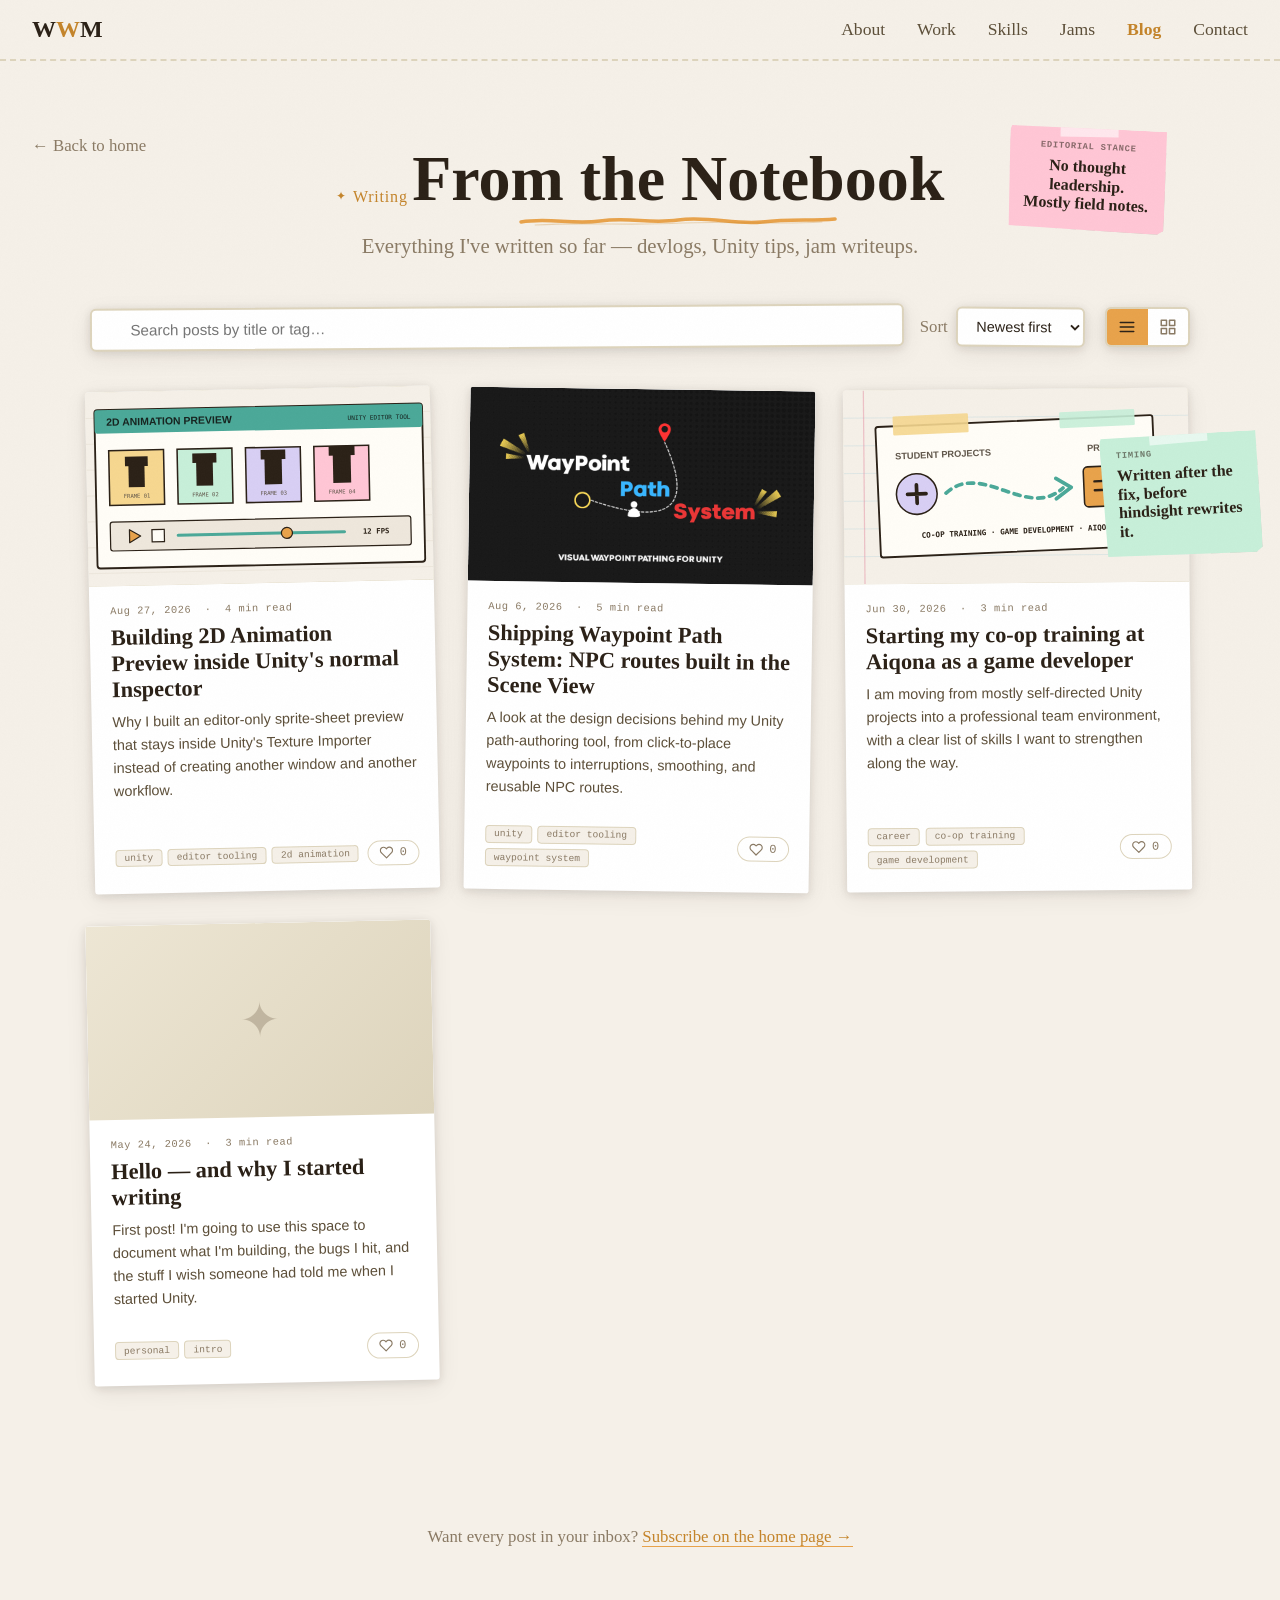
<file: blog.html>
<!DOCTYPE html>
<html lang="en" data-theme="light">
<head>
    <meta charset="UTF-8">
    <meta name="viewport" content="width=device-width, initial-scale=1.0">
    <meta http-equiv="Content-Security-Policy" content="default-src 'self'; script-src 'self' 'unsafe-inline'; style-src 'self' 'unsafe-inline' https://fonts.googleapis.com; font-src https://fonts.gstatic.com; img-src 'self' data: https:; connect-src 'self' https://api.web3forms.com https://abacus.jasoncameron.dev; object-src 'none'; base-uri 'self'; form-action 'self' https://api.web3forms.com;">
    <title>Blog — Wahib Walaa Mohammed</title>
    <meta name="description" content="Devlogs, Unity tips, and jam writeups from Wahib — a game developer building cozy games in Unity.">
    <meta name="theme-color" content="#f5f0e8">
    <link rel="preconnect" href="https://fonts.googleapis.com">
    <link rel="preconnect" href="https://fonts.gstatic.com" crossorigin>
    <link href="https://fonts.googleapis.com/css2?family=Caveat:wght@400;500;600;700&family=DM+Sans:ital,opsz,wght@0,9..40,300;0,9..40,400;0,9..40,500;0,9..40,600;1,9..40,300&family=JetBrains+Mono:wght@400;500&display=swap" rel="stylesheet">
    <script defer src="smooth-scroll.js"></script>
    <style>
        /* ===== CORE TOKENS ===== */
        :root {
            --paper:          #f5f0e8;
            --paper-dark:     #ede6d4;
            --paper-darker:   #ddd4bc;
            --amber:          #e8a24a;
            --amber-light:    #f5c87a;
            --amber-dark:     #c4842a;
            --teal:           #6ec6b5;
            --teal-dark:      #4aa898;
            --ink:            #2a2016;
            --ink-light:      #5c4e38;
            --ink-muted:      #8a7a64;
            --red-pin:        #c9614a;
            --green:          #5a9e6f;
            --postit-yellow:  #ffd966;
            --postit-pink:    #ffb3c6;
            --postit-blue:    #b3d9ff;

            --font-hand: 'Caveat', cursive;
            --font-body: 'DM Sans', sans-serif;
            --font-mono: 'JetBrains Mono', monospace;

            --shadow-paper: 0 2px 8px rgba(42,32,22,0.12), 0 6px 24px rgba(42,32,22,0.07);
            --shadow-lift:  0 8px 32px rgba(42,32,22,0.18), 0 2px 8px rgba(42,32,22,0.08);
            --transition: 280ms cubic-bezier(0.4,0,0.2,1);
            --spring:     380ms cubic-bezier(0.34,1.56,0.64,1);
        }
        *, *::before, *::after { box-sizing: border-box; margin: 0; padding: 0; }
        html { scroll-behavior: smooth; }
        @media (prefers-reduced-motion: reduce) {
            html { scroll-behavior: auto; }
        }
        body {
            font-family: var(--font-body);
            background: var(--paper);
            color: var(--ink);
            overflow-x: hidden;
        }
        body::after {
            content: '';
            position: fixed; inset: 0;
            background-image: url("data:image/svg+xml,%3Csvg xmlns='http://www.w3.org/2000/svg' width='300' height='300'%3E%3Cfilter id='n'%3E%3CfeTurbulence type='fractalNoise' baseFrequency='0.75' numOctaves='4' stitchTiles='stitch'/%3E%3CfeColorMatrix type='saturate' values='0'/%3E%3C/filter%3E%3Crect width='300' height='300' filter='url(%23n)' opacity='0.025'/%3E%3C/svg%3E");
            pointer-events: none;
            z-index: 9000;
        }

        /* ===== NAV ===== */
        #navbar {
            position: fixed; top: 0; left: 0; right: 0; z-index: 500;
            padding: 1rem 2rem;
            display: flex; align-items: center; justify-content: space-between;
            background: rgba(245,240,232,0.93);
            backdrop-filter: blur(14px);
            border-bottom: 2px dashed var(--paper-darker);
        }
        .nav-logo {
            font-family: var(--font-hand); font-size: 1.5rem; font-weight: 700;
            color: var(--ink); text-decoration: none;
        }
        .nav-logo span { color: var(--amber-dark); }
        .nav-links { display: flex; gap: 2rem; list-style: none; }
        .nav-link {
            font-family: var(--font-hand); font-size: 1.1rem;
            color: var(--ink-light); text-decoration: none;
            transition: color var(--transition);
        }
        .nav-link:hover, .nav-link.active { color: var(--amber-dark); }
        .nav-link.active { font-weight: 600; }
        @media (max-width: 768px) {
            .nav-links { gap: 1rem; }
            .nav-link { font-size: 0.95rem; }
        }

        /* ===== PAGE HEADER ===== */
        .page-header {
            padding: 9rem 2rem 3rem;
            max-width: 1100px; margin: 0 auto;
            text-align: center;
            position: relative;
        }
        .page-header .section-label {
            font-family: var(--font-hand); font-size: 1rem;
            color: var(--amber-dark); letter-spacing: 0.05em;
            margin-bottom: 0.5rem;
            display: inline-flex; align-items: center; gap: 0.4rem;
        }
        .page-header .section-label::before { content: '✦'; font-size: 0.75rem; }
        .page-title {
            font-family: var(--font-hand);
            font-size: clamp(2.6rem, 6vw, 4rem);
            line-height: 1.1;
            color: var(--ink);
            position: relative;
            display: inline-block;
            margin-bottom: 1.2rem;
        }
        .page-title-squiggle {
            position: absolute;
            left: 0; right: 0; bottom: -14px;
            width: 100%; height: 14px;
            overflow: visible;
        }
        .page-title-squiggle path {
            stroke-dasharray: none;
            stroke-dashoffset: 0;
        }
        .page-subtitle {
            font-family: var(--font-hand);
            font-size: 1.3rem;
            color: var(--ink-muted);
            max-width: 580px; margin: 0 auto;
        }
        .back-home {
            position: absolute; top: 8.5rem; left: 2rem;
            font-family: var(--font-hand); font-size: 1.05rem;
            color: var(--ink-muted); text-decoration: none;
            display: inline-flex; align-items: center; gap: 0.35rem;
            transition: color var(--transition), transform var(--spring);
        }
        .back-home:hover { color: var(--amber-dark); transform: translateX(-3px); }
        @media (max-width: 768px) {
            .back-home { position: static; display: block; margin-bottom: 1rem; padding: 0 2rem; }
            .page-header { padding-top: 7rem; }
        }

        /* ===== CONTROLS ===== */
        #blog-page { position: relative; padding: 0 2rem 5rem; }
        .page-note,
        .blog-margin-note {
            position: absolute;
            z-index: 6;
            width: 158px;
            padding: .95rem 1rem 1.1rem;
            color: #2a2016;
            font: 600 1rem/1.15 var(--font-hand);
            box-shadow: 3px 4px 0 rgba(42,32,22,.12), 0 8px 16px rgba(42,32,22,.08);
            clip-path: polygon(1% 1%,99% 0,100% 96%,96% 100%,2% 98%,0 5%);
        }
        .page-note {
            top: 8rem;
            right: 1.5rem;
            background: #ffc6d5;
            transform: rotate(3deg);
        }
        .blog-margin-note {
            top: 8rem;
            right: 1.25rem;
            background: #c7efd9;
            transform: rotate(-3deg);
        }
        .page-note::before,
        .blog-margin-note::before {
            content: '';
            position: absolute;
            top: -9px;
            left: 50%;
            width: 58px;
            height: 18px;
            background: rgba(255,255,255,.58);
            transform: translateX(-50%) rotate(-2deg);
        }
        .note-label {
            display: block;
            margin-bottom: .4rem;
            font: 700 .55rem/1 var(--font-mono);
            letter-spacing: .08em;
            text-transform: uppercase;
            opacity: .56;
        }
        @media (max-width: 1050px) {
            .page-note, .blog-margin-note { display: none; }
        }
        .blog-controls {
            max-width: 1100px; margin: 0 auto 2.5rem;
            display: flex; gap: 1rem; flex-wrap: wrap;
            align-items: center; justify-content: space-between;
        }
        .blog-search-wrap { position: relative; flex: 1; min-width: 240px; }
        .blog-search-icon {
            position: absolute; left: 0.85rem; top: 50%;
            transform: translateY(-50%); width: 16px; height: 16px;
            color: var(--ink-muted); pointer-events: none;
        }
        .blog-search {
            width: 100%;
            padding: 0.7rem 1rem 0.7rem 2.4rem;
            background: #fff;
            border: 2px solid var(--paper-darker);
            border-radius: 6px;
            font-family: var(--font-body); font-size: 0.95rem;
            color: var(--ink); outline: none;
            transition: border-color var(--transition), box-shadow var(--transition);
            box-shadow: var(--shadow-paper);
            transform: rotate(-0.4deg);
        }
        .blog-search:focus {
            border-color: var(--amber);
            box-shadow: var(--shadow-paper), 0 0 0 3px rgba(232,162,74,0.15);
        }
        .blog-controls-right {
            display: flex; align-items: center; gap: 1.25rem; flex-wrap: wrap;
        }
        .blog-sort-wrap { display: flex; align-items: center; gap: 0.55rem; }
        .blog-sort-label {
            font-family: var(--font-hand); font-size: 1.05rem;
            color: var(--ink-muted);
        }
        .blog-sort {
            font-family: var(--font-body); font-size: 0.9rem;
            background: #fff; color: var(--ink);
            border: 2px solid var(--paper-darker);
            padding: 0.55rem 0.9rem; border-radius: 6px;
            outline: none; cursor: pointer;
            box-shadow: var(--shadow-paper);
            transform: rotate(0.4deg);
            transition: border-color var(--transition);
        }
        .blog-sort:focus, .blog-sort:hover { border-color: var(--amber); }

        /* View mode toggle */
        .view-toggle {
            display: flex; gap: 0;
            border: 2px solid var(--paper-darker);
            background: #fff; border-radius: 6px;
            overflow: hidden;
            box-shadow: var(--shadow-paper);
        }
        .view-btn {
            background: transparent; border: none; cursor: pointer;
            padding: 0.55rem 0.7rem;
            color: var(--ink-muted);
            display: flex; align-items: center; justify-content: center;
            transition: background var(--transition), color var(--transition);
            font-family: inherit;
        }
        .view-btn:hover { color: var(--amber-dark); background: rgba(232,162,74,0.08); }
        .view-btn.active { background: var(--amber); color: var(--ink); }
        .view-btn svg { width: 18px; height: 18px; }

        /* ===== BLOG GRID ===== */
        .blog-grid {
            max-width: 1100px; margin: 0 auto;
            position: relative;
        }
        .blog-loading {
            text-align: center;
            font-family: var(--font-hand); color: var(--ink-muted);
            padding: 3rem 1rem; font-size: 1.2rem;
        }
        .blog-no-results {
            max-width: 1100px; margin: 1rem auto 0;
            text-align: center;
            font-family: var(--font-hand); font-size: 1.4rem;
            color: var(--ink-muted); padding: 2rem 1rem;
        }

        /* Card view (default) */
        .blog-grid.view-cards {
            display: grid;
            grid-template-columns: repeat(auto-fill, minmax(280px, 1fr));
            gap: 2rem;
        }
        .blog-grid.view-cards .blog-card {
            background: #fff; border-radius: 3px;
            box-shadow: var(--shadow-paper);
            transform: rotate(var(--bc-rot, 0deg));
            transition: transform var(--spring), box-shadow var(--transition);
            cursor: pointer;
            display: flex; flex-direction: column;
            overflow: hidden; position: relative;
            text-decoration: none; color: inherit;
        }
        .blog-grid.view-cards .blog-card:nth-child(3n+1) { --bc-rot: -1.2deg; }
        .blog-grid.view-cards .blog-card:nth-child(3n+2) { --bc-rot: 0.8deg; }
        .blog-grid.view-cards .blog-card:nth-child(3n+3) { --bc-rot: -0.5deg; }
        .blog-grid.view-cards .blog-card:hover {
            transform: rotate(0deg) translateY(-4px);
            box-shadow: var(--shadow-lift); z-index: 5;
        }
        .blog-card-hero {
            width: 100%; aspect-ratio: 16/9;
            background: linear-gradient(135deg, var(--paper-dark), var(--paper-darker));
            display: flex; align-items: center; justify-content: center;
            position: relative; overflow: hidden;
        }
        .blog-card-hero img { width: 100%; height: 100%; object-fit: cover; }
        .polaroid-caption,
        .tape-strip { display: none; }
        .blog-card-hero-empty {
            font-family: var(--font-hand); color: var(--ink-muted);
            font-size: 3rem; opacity: 0.4;
        }
        .blog-card-body {
            padding: 1.2rem 1.3rem 1.4rem;
            flex: 1; display: flex; flex-direction: column;
        }
        .blog-card-meta {
            display: flex; gap: 0.7rem; align-items: center;
            font-family: var(--font-mono); font-size: 0.65rem;
            color: var(--ink-muted); margin-bottom: 0.5rem;
            letter-spacing: 0.05em;
        }
        .blog-card-title {
            font-family: var(--font-hand); font-size: 1.4rem;
            line-height: 1.15; color: var(--ink);
            margin-bottom: 0.5rem;
        }
        .blog-card-excerpt {
            font-size: 0.9rem; line-height: 1.6;
            color: var(--ink-light); margin-bottom: 0.85rem; flex: 1;
        }
        .blog-card-foot {
            display: flex; justify-content: space-between; align-items: center;
            margin-top: 0.85rem;
        }
        .blog-card-tags { display: flex; flex-wrap: wrap; gap: 0.35rem; }
        .blog-card-tag {
            font-family: var(--font-mono); font-size: 0.6rem;
            background: var(--paper); border: 1.5px solid var(--paper-darker);
            color: var(--ink-muted); padding: 0.15rem 0.5rem; border-radius: 4px;
            text-transform: lowercase;
        }

        /* ===== Sketchbook view — big paper cards w/ stacked-polaroid images + doodles ===== */
        .blog-grid.view-grid {
            display: grid;
            grid-template-columns: repeat(auto-fill, minmax(380px, 1fr));
            gap: 5rem 4rem;
            padding: 2rem 1rem 4rem;
        }
        .blog-grid.view-grid .blog-card {
            /* Sketchbook paper background — ruled lines + faint warmth */
            background:
                repeating-linear-gradient(to bottom,
                    transparent 0, transparent 26px,
                    rgba(116,146,182,0.13) 26px, rgba(116,146,182,0.13) 27px),
                #fdfaf2;
            padding: 2.5rem 1.8rem 1.8rem;
            border: 1px solid rgba(42,32,22,0.10);
            border-radius: 2px;
            box-shadow:
                5px 6px 0 rgba(42,32,22,0.10),
                0 4px 14px rgba(42,32,22,0.10),
                0 12px 32px rgba(42,32,22,0.07);
            transform: rotate(var(--sk-rot, -1.2deg));
            position: relative;
            text-decoration: none; color: inherit;
            cursor: pointer;
            display: flex; flex-direction: column;
            transition: transform var(--spring), box-shadow var(--transition);
            aspect-ratio: auto;
            overflow: visible;
        }
        .blog-grid.view-grid .blog-card:nth-child(4n+1) { --sk-rot: -1.5deg; }
        .blog-grid.view-grid .blog-card:nth-child(4n+2) { --sk-rot:  1.2deg; }
        .blog-grid.view-grid .blog-card:nth-child(4n+3) { --sk-rot: -0.7deg; }
        .blog-grid.view-grid .blog-card:nth-child(4n+4) { --sk-rot:  1.8deg; }
        .blog-grid.view-grid .blog-card:hover {
            transform: rotate(0deg) translateY(-6px) scale(1.015);
            box-shadow:
                5px 9px 0 rgba(42,32,22,0.10),
                0 12px 30px rgba(42,32,22,0.18),
                0 22px 50px rgba(42,32,22,0.10);
            z-index: 5;
        }
        /* Dog-ear top-right corner */
        .blog-grid.view-grid .blog-card::before {
            content: '';
            position: absolute;
            top: 0; right: 0;
            width: 26px; height: 26px;
            background: linear-gradient(225deg,
                #e8dcbf 0%, #e8dcbf 47%,
                rgba(0,0,0,0.10) 47%, rgba(0,0,0,0.10) 50%,
                transparent 50%);
            border-radius: 0 2px 0 0;
            pointer-events: none;
        }

        /* The polaroid + stacked papers behind it */
        .blog-grid.view-grid .blog-card-hero {
            position: relative;
            width: 80%;
            margin: 0.8rem auto 1.8rem;
            aspect-ratio: 4/5;
            background: #fff;
            padding: 0.9rem 0.9rem 2.6rem;
            border-radius: 2px;
            transform: rotate(var(--polo-rot, -2.5deg));
            box-shadow:
                1px 2px 0 rgba(0,0,0,0.05),
                0 6px 16px rgba(42,32,22,0.22),
                0 14px 32px rgba(42,32,22,0.12);
            z-index: 2;
        }
        .blog-grid.view-grid .blog-card:nth-child(odd)  .blog-card-hero { --polo-rot: -3deg; }
        .blog-grid.view-grid .blog-card:nth-child(even) .blog-card-hero { --polo-rot:  2.5deg; }

        /* Stacked papers behind the polaroid */
        .blog-grid.view-grid .blog-card-hero::before,
        .blog-grid.view-grid .blog-card-hero::after {
            content: '';
            position: absolute;
            background: #fdfaf2;
            border: 1px solid rgba(42,32,22,0.08);
            border-radius: 2px;
            z-index: -1;
        }
        .blog-grid.view-grid .blog-card-hero::before {
            inset: -6px -10px -4px -8px;
            transform: rotate(3.5deg);
            background: #f5ead0;
            box-shadow: 2px 3px 6px rgba(0,0,0,0.08);
        }
        .blog-grid.view-grid .blog-card-hero::after {
            inset: -12px -6px -10px -10px;
            transform: rotate(-5deg);
            background: #fff;
            box-shadow: 2px 3px 6px rgba(0,0,0,0.08);
        }

        /* The actual photo inside the polaroid */
        .blog-grid.view-grid .blog-card-hero img {
            width: 100%; height: 100%;
            object-fit: cover;
            display: block;
            box-shadow: inset 0 0 0 1px rgba(0,0,0,0.06);
        }
        .blog-grid.view-grid .blog-card-hero-empty {
            position: relative;
            display: flex; align-items: center; justify-content: center;
            width: 100%; height: 100%;
            background: linear-gradient(135deg, var(--paper-dark), var(--paper-darker));
            font-size: 3rem; color: var(--ink-muted); opacity: 0.5;
        }
        /* Handwritten caption strip at the bottom of the polaroid */
        .blog-grid.view-grid .blog-card-hero::after { /* override above */ }
        .blog-grid.view-grid .polaroid-caption {
            display: block;
            position: absolute;
            bottom: 0.4rem; left: 0; right: 0;
            text-align: center;
            font-family: var(--font-hand); font-size: 1rem;
            color: var(--ink-muted);
            pointer-events: none;
            padding: 0 0.6rem;
            white-space: nowrap; overflow: hidden; text-overflow: ellipsis;
        }
        /* Little tape strips on the polaroid */
        .blog-grid.view-grid .blog-card-hero .tape-strip {
            display: block;
            position: absolute;
            width: 56px; height: 18px;
            background: repeating-linear-gradient(45deg,
                rgba(245,200,122,0.65), rgba(245,200,122,0.65) 4px,
                rgba(232,162,74,0.25) 4px, rgba(232,162,74,0.25) 8px);
            border-radius: 1px;
            top: -10px;
            box-shadow: 0 1px 3px rgba(0,0,0,0.10);
            pointer-events: none;
        }
        .blog-grid.view-grid .blog-card:nth-child(odd)  .tape-strip { left: 8px; transform: rotate(-12deg); }
        .blog-grid.view-grid .blog-card:nth-child(even) .tape-strip { right: 8px; transform: rotate(14deg); }

        /* Body text under the photo */
        .blog-grid.view-grid .blog-card-body {
            padding: 0 0.2rem 0.5rem;
            display: flex; flex-direction: column;
        }
        .blog-grid.view-grid .blog-card-meta {
            font-family: var(--font-mono); font-size: 0.65rem;
            color: var(--ink-muted); letter-spacing: 0.08em;
            margin-bottom: 0.4rem;
            display: flex; align-items: center; gap: 0.6rem;
        }
        .blog-grid.view-grid .blog-card-title {
            font-family: var(--font-hand);
            font-size: 1.85rem;
            line-height: 1.05;
            color: var(--ink);
            margin-bottom: 0.5rem;
            position: relative;
        }
        /* Hand-drawn underline that appears on hover */
        .blog-grid.view-grid .blog-card-title::after {
            content: '';
            position: absolute;
            left: 0; right: 30%; bottom: -3px;
            height: 7px;
            background: url("data:image/svg+xml,%3Csvg xmlns='http://www.w3.org/2000/svg' viewBox='0 0 180 8' preserveAspectRatio='none'%3E%3Cpath d='M2 5 C25 2 42 6 64 4 C86 2 103 6 126 4 C147 2 163 5 178 3' fill='none' stroke='%23e8a24a' stroke-width='2.7' stroke-linecap='round'/%3E%3C/svg%3E") center / 100% 100% no-repeat;
            transform: scaleX(0) rotate(-0.5deg);
            transform-origin: left center;
            transition: transform 380ms cubic-bezier(0.34,1.56,0.64,1);
        }
        .blog-grid.view-grid .blog-card:hover .blog-card-title::after { transform: scaleX(1) rotate(-0.5deg); }

        .blog-grid.view-grid .blog-card-excerpt {
            font-size: 0.92rem;
            line-height: 1.7;
            color: var(--ink-light);
            margin-bottom: 1rem;
        }
        .blog-grid.view-grid .blog-card-foot {
            display: flex; justify-content: space-between; align-items: center;
            margin-top: 0.5rem;
            flex-wrap: wrap; gap: 0.6rem;
        }
        .blog-grid.view-grid .blog-card-tags {
            display: flex; flex-wrap: wrap; gap: 0.35rem;
        }
        .blog-grid.view-grid .blog-card-tag {
            font-family: var(--font-mono); font-size: 0.6rem;
            background: transparent; border: 1.5px dashed var(--paper-darker);
            color: var(--ink-muted); padding: 0.15rem 0.55rem; border-radius: 4px;
            text-transform: lowercase;
        }
        .blog-grid.view-grid .like-btn {
            background: #fff;
            box-shadow: 1px 1px 0 rgba(42,32,22,0.08);
        }
        .blog-grid.view-cards .blog-card-likebadge { display: none; }
        .blog-grid.view-grid .blog-card-likebadge { display: none; }

        /* Sketchbook doodles — scattered around each card */
        .card-doodle {
            position: absolute;
            pointer-events: none;
            opacity: 0.62;
            color: var(--ink-light);
            z-index: 3;
        }
        .card-doodle.amber { color: var(--amber-dark); }
        .card-doodle.teal  { color: var(--teal-dark); }
        .card-doodle.red   { color: var(--red-pin); }
        .card-doodle.green { color: var(--green); opacity: 0.65; }
        /* Only show doodles in sketchbook view */
        .blog-grid.view-cards .card-doodle { display: none; }
        .blog-grid.view-grid .card-doodle  { display: block; }
        .card-doodle svg {
            display: block;
            width: 100%; height: 100%;
            overflow: visible;
            filter: url('#pen-ink');
        }
        .card-doodle :is(path, line, polyline, polygon, circle, ellipse),
        .page-title-squiggle path {
            stroke-linecap: round;
            stroke-linejoin: round;
            shape-rendering: geometricPrecision;
        }

        @media (max-width: 760px) {
            .blog-grid.view-grid {
                grid-template-columns: 1fr;
                gap: 4rem 0;
                padding: 1rem 0 3rem;
            }
            .blog-grid.view-grid .blog-card-hero { width: 70%; }
        }

        /* ===== LIKE BUTTON ===== */
        @keyframes heart-pop {
            0%   { transform: scale(1); }
            30%  { transform: scale(1.4) rotate(-8deg); }
            60%  { transform: scale(0.9); }
            100% { transform: scale(1); }
        }
        .like-btn {
            display: inline-flex; align-items: center; gap: 0.4rem;
            background: transparent; border: 1.5px solid var(--paper-darker);
            color: var(--ink-muted);
            font-family: var(--font-mono); font-size: 0.75rem;
            padding: 0.3rem 0.7rem; border-radius: 999px;
            cursor: pointer;
            transition: border-color var(--transition), color var(--transition),
                        background var(--transition), transform var(--spring);
        }
        .like-btn svg {
            width: 14px; height: 14px;
            transition: fill var(--transition), stroke var(--transition);
        }
        .like-btn:hover {
            border-color: var(--red-pin); color: var(--red-pin);
            background: rgba(201,97,74,0.06);
            transform: translateY(-1px) rotate(-2deg);
        }
        .like-btn.liked {
            border-color: var(--red-pin); color: var(--red-pin);
            background: rgba(201,97,74,0.12);
        }
        .like-btn.liked svg { fill: var(--red-pin); stroke: var(--red-pin); }
        .like-btn.pop svg { animation: heart-pop 480ms ease; }
        .like-btn-lg {
            font-family: var(--font-hand); font-size: 1.05rem;
            padding: 0.55rem 1.2rem; gap: 0.55rem;
        }
        .like-btn-lg svg { width: 18px; height: 18px; }

        /* ===== MODAL ===== */
        #blog-modal {
            position: fixed; inset: 0; z-index: 99000;
            background: rgba(18,14,10,0.78);
            display: flex; align-items: center; justify-content: center;
            padding: 2rem 1rem;
            opacity: 0; pointer-events: none;
            transition: opacity 240ms ease;
            backdrop-filter: blur(6px);
            overflow-y: auto;
            overflow-x: hidden;
        }
        #blog-modal.open { opacity: 1; pointer-events: all; }
        .blog-modal-paper {
            background: #fdfaf2;
            background-image:
                repeating-linear-gradient(to bottom,
                    transparent 0, transparent 27px,
                    rgba(116,146,182,0.13) 27px, rgba(116,146,182,0.13) 28px);
            max-width: 760px; width: 100%;
            box-sizing: border-box;
            margin: auto;
            padding: 3rem 3.5rem 2.5rem;
            box-shadow: 0 24px 80px rgba(0,0,0,0.5);
            border-radius: 3px;
            position: relative;
            transform: scale(0.95) translateY(20px);
            transition: transform 320ms cubic-bezier(0.34,1.56,0.64,1);
            color: var(--ink);
        }
        #blog-modal.open .blog-modal-paper { transform: scale(1) translateY(0); }
        #blog-modal-close {
            position: absolute; top: 1rem; right: 1rem;
            width: 36px; height: 36px;
            background: var(--paper); border: 1.5px solid var(--paper-darker);
            border-radius: 50%; color: var(--ink); font-size: 1rem;
            cursor: pointer; display: flex; align-items: center; justify-content: center;
            transition: background 180ms, transform var(--spring);
            font-family: inherit;
        }
        #blog-modal-close:hover { background: var(--amber); border-color: var(--amber-dark); transform: rotate(90deg) scale(1.1); }
        #blog-modal-content { font-family: var(--font-body); color: var(--ink); line-height: 1.78; }
        #blog-modal-content .blog-post-meta {
            font-family: var(--font-mono); font-size: 0.7rem;
            color: var(--ink-muted); letter-spacing: 0.08em;
            margin-bottom: 0.5rem;
        }
        #blog-modal-content h1 {
            font-family: var(--font-hand); font-size: 2.4rem; line-height: 1.1;
            color: var(--ink); margin-bottom: 1.2rem;
            border-bottom: 3px solid var(--amber); padding-bottom: 0.6rem;
            display: inline-block;
            max-width: 100%;
            overflow-wrap: anywhere;
        }
        #blog-modal-content h2 {
            font-family: var(--font-hand); font-size: 1.7rem; color: var(--ink);
            margin: 1.8rem 0 0.7rem;
        }
        #blog-modal-content h3 {
            font-family: var(--font-hand); font-size: 1.3rem; color: var(--ink);
            margin: 1.4rem 0 0.5rem;
        }
        #blog-modal-content p { margin-bottom: 1rem; color: var(--ink-light); }
        #blog-modal-content ul, #blog-modal-content ol { margin: 0.6rem 0 1rem 1.5rem; color: var(--ink-light); }
        #blog-modal-content li { margin-bottom: 0.35rem; line-height: 1.7; }
        #blog-modal-content strong { color: var(--ink); }
        #blog-modal-content a { color: var(--amber-dark); border-bottom: 1.5px solid var(--amber); text-decoration: none; }
        #blog-modal-content a:hover { color: var(--ink); }
        #blog-modal-content img {
            max-width: 100%; height: auto; margin: 1rem 0;
            border-radius: 3px; box-shadow: var(--shadow-paper);
        }
        #blog-modal-content code {
            font-family: var(--font-mono); font-size: 0.85em;
            background: var(--paper); padding: 0.1rem 0.4rem; border-radius: 3px;
            border: 1px solid var(--paper-darker); color: var(--amber-dark);
        }
        #blog-modal-content pre {
            background: var(--ink); color: var(--paper);
            padding: 1rem 1.2rem; border-radius: 4px;
            overflow-x: auto; margin: 1rem 0; font-size: 0.85rem;
        }
        #blog-modal-content pre code {
            background: transparent; border: none; color: var(--paper); padding: 0;
        }
        #blog-modal-content blockquote {
            border-left: 4px solid var(--amber);
            padding-left: 1rem; margin: 1rem 0;
            color: var(--ink-light); font-style: italic;
        }
        .blog-post-files {
            margin-top: 2rem; padding-top: 1.5rem;
            border-top: 2px dashed var(--paper-darker);
        }
        .blog-post-files h3 {
            font-family: var(--font-hand); font-size: 1.2rem;
            color: var(--ink); margin-bottom: 0.6rem;
        }
        .blog-post-file {
            display: inline-flex; align-items: center; gap: 0.4rem;
            background: white; border: 1.5px solid var(--paper-darker);
            padding: 0.4rem 0.8rem; border-radius: 4px;
            font-family: var(--font-hand); font-size: 1rem;
            color: var(--ink); text-decoration: none;
            margin: 0.3rem 0.4rem 0.3rem 0;
            transition: border-color var(--transition), transform var(--spring);
        }
        .blog-post-file:hover {
            border-color: var(--amber); color: var(--amber-dark);
            transform: translateY(-2px) rotate(-1deg);
        }
        .blog-modal-footer {
            margin-top: 2rem; padding-top: 1.5rem;
            border-top: 2px dashed var(--paper-darker);
            display: flex; justify-content: flex-end;
        }
        @media (max-width: 700px) {
            .blog-modal-paper {
                width: calc(100vw - 2rem);
                max-width: calc(100vw - 2rem);
                padding: 2rem 1.5rem;
                flex: 0 0 auto;
            }
            #blog-modal-content h1 { font-size: 1.8rem; }
        }

        /* ===== FOOTER ===== */
        .blog-footer {
            text-align: center;
            padding: 4rem 2rem 6rem;
            font-family: var(--font-hand);
            color: var(--ink-muted);
            font-size: 1.05rem;
        }
        .blog-footer a {
            color: var(--amber-dark);
            text-decoration: none;
            border-bottom: 1.5px solid var(--amber);
        }

        /* Phone edition: title-first reading list instead of desktop controls. */
        @media (max-width: 600px) {
            body::after { opacity: 0.35; }
            #navbar { padding: 0.75rem 1rem; }
            .nav-logo { font-size: 1.3rem; }
            .nav-links { gap: 0.9rem; }
            .nav-links li:nth-child(1),
            .nav-links li:nth-child(3),
            .nav-links li:nth-child(4) { display: none; }
            .nav-link { font-size: 0.9rem; }

            .back-home { display: none; }
            .page-header { padding: 6.5rem 1rem 2rem; text-align: left; }
            .page-header .section-label { font-size: 0.88rem; }
            .page-title { margin-bottom: 0.9rem; font-size: 2.55rem; }
            .page-subtitle { margin: 0; max-width: 19rem; font-size: 1.08rem; }

            #blog-page { padding: 0 1rem 3rem; }
            .blog-controls { display: block; margin-bottom: 1.25rem; }
            .blog-controls-right { display: none; }
            .blog-search { padding: 0.68rem 0.9rem 0.68rem 2.35rem; font-size: 0.9rem; }

            .blog-grid.view-cards,
            .blog-grid.view-grid {
                display: flex;
                flex-direction: column;
                gap: 0.8rem;
                padding: 0;
            }
            .blog-grid.view-cards .blog-card,
            .blog-grid.view-grid .blog-card,
            .blog-grid.view-cards .blog-card:hover,
            .blog-grid.view-grid .blog-card:hover {
                display: grid;
                grid-template-columns: 92px minmax(0, 1fr);
                min-height: 96px;
                padding: 0;
                overflow: hidden;
                border-radius: 8px;
                transform: none;
                box-shadow: 0 2px 10px rgba(42,32,22,0.1);
            }
            .blog-grid.view-grid .blog-card::before,
            .blog-grid.view-grid .blog-card-hero::before,
            .blog-grid.view-grid .blog-card-hero::after,
            .blog-grid.view-grid .tape-strip,
            .polaroid-caption,
            .card-doodle { display: none !important; }
            .blog-grid.view-cards .blog-card-hero,
            .blog-grid.view-grid .blog-card-hero {
                width: 92px;
                height: 100%;
                min-height: 96px;
                margin: 0;
                padding: 0;
                aspect-ratio: auto;
                transform: none;
                box-shadow: none;
            }
            .blog-grid.view-cards .blog-card-body,
            .blog-grid.view-grid .blog-card-body { padding: 0.85rem 0.85rem 0.75rem; }
            .blog-grid.view-cards .blog-card-meta,
            .blog-grid.view-grid .blog-card-meta { margin-bottom: 0.28rem; font-size: 0.57rem; }
            .blog-grid.view-cards .blog-card-title,
            .blog-grid.view-grid .blog-card-title { margin: 0; font-size: 1.25rem; line-height: 1.05; }
            .blog-card-excerpt, .blog-card-foot { display: none !important; }

            .blog-footer { padding: 1.25rem 1rem 3.5rem; font-size: 0.98rem; }
            .blog-modal-paper { padding: 2rem 1rem; }
            #blog-modal-content h1 { font-size: 1.7rem; }
        }
    </style>
</head>
<body>

<!-- Nav -->
<nav id="navbar">
    <a href="index.html" class="nav-logo">W<span>W</span>M</a>
    <ul class="nav-links">
        <li><a href="index.html#about"    class="nav-link">About</a></li>
        <li><a href="projects.html"       class="nav-link">Work</a></li>
        <li><a href="index.html#skills"   class="nav-link">Skills</a></li>
        <li><a href="index.html#jams"     class="nav-link">Jams</a></li>
        <li><a href="blog.html"           class="nav-link active">Blog</a></li>
        <li><a href="index.html#contact"  class="nav-link">Contact</a></li>
    </ul>
</nav>

<svg xmlns="http://www.w3.org/2000/svg" width="0" height="0" style="position:absolute;overflow:hidden" aria-hidden="true">
    <defs>
        <filter id="pen-ink" x="-10%" y="-10%" width="120%" height="120%" color-interpolation-filters="sRGB">
            <feTurbulence type="fractalNoise" baseFrequency="0.02 0.13" numOctaves="2" seed="23" result="inkNoise"/>
            <feDisplacementMap in="SourceGraphic" in2="inkNoise" scale="0.55" xChannelSelector="R" yChannelSelector="G"/>
        </filter>
    </defs>
</svg>

<main>
    <a href="index.html" class="back-home">← Back to home</a>

    <header class="page-header">
        <aside class="page-note">
            <span class="note-label">editorial stance</span>
            No thought leadership. Mostly field notes.
        </aside>
        <div class="section-label">Writing</div>
        <h1 class="page-title">
            From the Notebook
            <svg class="page-title-squiggle" viewBox="0 0 320 14" aria-hidden="true">
                <path d="M3 8 C31 3 53 11 82 7 C112 3 132 10 160 6 C191 2 217 11 244 8 C272 5 294 7 317 5"
                      stroke="#e8a24a" stroke-width="3.5"
                      stroke-linecap="round" fill="none"/>
                <path d="M17 11 C70 8 112 12 164 9 C214 7 258 11 304 8"
                      stroke="#c4842a" stroke-width="1.05" opacity="0.28" fill="none"/>
            </svg>
        </h1>
        <p class="page-subtitle">Everything I've written so far — devlogs, Unity tips, jam writeups.</p>
    </header>

    <section id="blog-page">
        <aside class="blog-margin-note">
            <span class="note-label">timing</span>
            Written after the fix, before hindsight rewrites it.
        </aside>
        <div class="blog-controls">
            <div class="blog-search-wrap">
                <svg class="blog-search-icon" viewBox="0 0 24 24" fill="none" stroke="currentColor" stroke-width="2" stroke-linecap="round" stroke-linejoin="round">
                    <circle cx="11" cy="11" r="7"/><line x1="21" y1="21" x2="16.65" y2="16.65"/>
                </svg>
                <input type="search" id="blog-search" class="blog-search" placeholder="Search posts by title or tag…" autocomplete="off">
            </div>
            <div class="blog-controls-right">
                <div class="blog-sort-wrap">
                    <label for="blog-sort" class="blog-sort-label">Sort</label>
                    <select id="blog-sort" class="blog-sort">
                        <option value="newest">Newest first</option>
                        <option value="oldest">Oldest first</option>
                        <option value="liked">Most liked</option>
                    </select>
                </div>
                <div class="view-toggle" role="tablist" aria-label="View mode">
                    <button type="button" class="view-btn active" data-view="cards" aria-label="Card view">
                        <svg viewBox="0 0 24 24" fill="none" stroke="currentColor" stroke-width="2" stroke-linecap="round" stroke-linejoin="round">
                            <line x1="3" y1="6"  x2="21" y2="6"/>
                            <line x1="3" y1="12" x2="21" y2="12"/>
                            <line x1="3" y1="18" x2="21" y2="18"/>
                        </svg>
                    </button>
                    <button type="button" class="view-btn" data-view="grid" aria-label="Grid view">
                        <svg viewBox="0 0 24 24" fill="none" stroke="currentColor" stroke-width="2" stroke-linecap="round" stroke-linejoin="round">
                            <rect x="3"  y="3"  width="7" height="7"/>
                            <rect x="14" y="3"  width="7" height="7"/>
                            <rect x="3"  y="14" width="7" height="7"/>
                            <rect x="14" y="14" width="7" height="7"/>
                        </svg>
                    </button>
                </div>
            </div>
        </div>

        <div id="blog-grid" class="blog-grid view-cards">
            <div class="blog-loading">Loading posts…</div>
        </div>
        <div id="blog-no-results" class="blog-no-results" hidden>
            <span>No posts match that.</span>
        </div>
    </section>

    <footer class="blog-footer">
        Want every post in your inbox? <a href="index.html#blog">Subscribe on the home page →</a>
    </footer>
</main>

<!-- Modal -->
<div id="blog-modal" aria-hidden="true">
    <div class="blog-modal-paper">
        <button id="blog-modal-close" aria-label="Close">✕</button>
        <article id="blog-modal-content"></article>
        <div class="blog-modal-footer">
            <button id="blog-modal-like" class="like-btn like-btn-lg" aria-label="Like this post">
                <svg viewBox="0 0 24 24" fill="none" stroke="currentColor" stroke-width="2" stroke-linecap="round" stroke-linejoin="round">
                    <path d="M20.84 4.61a5.5 5.5 0 0 0-7.78 0L12 5.67l-1.06-1.06a5.5 5.5 0 0 0-7.78 7.78l1.06 1.06L12 21.23l7.78-7.78 1.06-1.06a5.5 5.5 0 0 0 0-7.78z"/>
                </svg>
                <span class="like-count">0</span>
            </button>
        </div>
    </div>
</div>

<script>
/* Blog page logic */
(function(){
    const grid        = document.getElementById('blog-grid');
    const modal       = document.getElementById('blog-modal');
    const content     = document.getElementById('blog-modal-content');
    const closeBtn    = document.getElementById('blog-modal-close');
    const modalLikeBtn= document.getElementById('blog-modal-like');
    const searchInp   = document.getElementById('blog-search');
    const sortSel     = document.getElementById('blog-sort');
    const noResults   = document.getElementById('blog-no-results');
    const viewBtns    = document.querySelectorAll('.view-btn');

    const LIKES_NS  = 'wahib-blog-v1';
    const LIKED_KEY = 'wahib-blog-liked';
    const VIEW_KEY  = 'wahib-blog-view';

    let allPosts     = [];
    let likeCounts   = {};
    let likedLocally = new Set(JSON.parse(localStorage.getItem(LIKED_KEY) || '[]'));
    let currentPostSlug = null;
    let currentView  = localStorage.getItem(VIEW_KEY) || 'cards';

    function saveLiked(){ localStorage.setItem(LIKED_KEY, JSON.stringify([...likedLocally])); }
    function escapeHTML(s){
        return String(s).replace(/&/g,'&amp;').replace(/</g,'&lt;').replace(/>/g,'&gt;')
                        .replace(/"/g,'&quot;').replace(/'/g,'&#39;');
    }
    function formatDate(iso){
        try { return new Date(iso).toLocaleDateString('en-US', { year:'numeric', month:'short', day:'numeric' }); }
        catch { return iso; }
    }

    /* Markdown renderer */
    function renderMarkdown(md){
        const codeBlocks = [];
        md = md.replace(/```([\s\S]*?)```/g, (m, code)=>{
            codeBlocks.push('<pre><code>'+escapeHTML(code.trim())+'</code></pre>');
            return ' CB' + (codeBlocks.length - 1) + ' ';
        });
        const lines = md.split('\n');
        let html = '', listType = null, paraBuf = [], inQuote = false;
        const flushPara = ()=>{
            if(paraBuf.length){ html += '<p>' + inline(paraBuf.join(' ')) + '</p>\n'; paraBuf = []; }
        };
        const closeList = ()=>{ if(listType){ html += '</'+listType+'>\n'; listType = null; } };
        const closeQuote = ()=>{ if(inQuote){ html += '</blockquote>\n'; inQuote = false; } };
        function inline(s){
            s = escapeHTML(s);
            s = s.replace(/!\[([^\]]*)\]\(([^)]+)\)/g, (_, alt, url)=>
                /^javascript:/i.test(url.trim()) ? escapeHTML(alt) : '<img src="'+url+'" alt="'+alt+'">');
            s = s.replace(/\[([^\]]+)\]\(([^)]+)\)/g, (_, text, url)=>
                /^javascript:/i.test(url.trim()) ? text
                    : '<a href="'+url+'" target="_blank" rel="noopener">'+text+'</a>');
            s = s.replace(/\*\*([^*]+)\*\*/g, '<strong>$1</strong>');
            s = s.replace(/\*([^*]+)\*/g, '<em>$1</em>');
            s = s.replace(/`([^`]+)`/g, '<code>$1</code>');
            return s;
        }
        for(let raw of lines){
            const line = raw.trimEnd();
            if(/^\s*$/.test(line)){ flushPara(); closeList(); closeQuote(); continue; }
            let m;
            if((m = line.match(/^(#{1,6})\s+(.*)$/))){
                flushPara(); closeList(); closeQuote();
                const lvl = m[1].length;
                html += '<h'+lvl+'>'+inline(m[2])+'</h'+lvl+'>\n';
            } else if((m = line.match(/^\s*[-*]\s+(.*)$/))){
                flushPara(); closeQuote();
                if(listType !== 'ul'){ closeList(); html += '<ul>\n'; listType = 'ul'; }
                html += '<li>'+inline(m[1])+'</li>\n';
            } else if((m = line.match(/^\s*\d+\.\s+(.*)$/))){
                flushPara(); closeQuote();
                if(listType !== 'ol'){ closeList(); html += '<ol>\n'; listType = 'ol'; }
                html += '<li>'+inline(m[1])+'</li>\n';
            } else if((m = line.match(/^>\s?(.*)$/))){
                flushPara(); closeList();
                if(!inQuote){ html += '<blockquote>\n'; inQuote = true; }
                html += inline(m[1]) + '<br>\n';
            } else { closeList(); closeQuote(); paraBuf.push(line); }
        }
        flushPara(); closeList(); closeQuote();
        html = html.replace(/ CB(\d+) /g, (m, i)=> codeBlocks[+i]);
        return html;
    }

    /* Likes (Abacus) */
    async function fetchLikeCount(slug){
        try {
            const res = await fetch(`https://abacus.jasoncameron.dev/get/${LIKES_NS}/${slug}`, { cache:'no-cache' });
            if(!res.ok) throw 0;
            const j = await res.json();
            return typeof j.value === 'number' ? j.value : 0;
        } catch { return likeCounts[slug] || 0; }
    }
    async function incrementLike(slug){
        try {
            const res = await fetch(`https://abacus.jasoncameron.dev/hit/${LIKES_NS}/${slug}`, { cache:'no-cache' });
            if(!res.ok) throw 0;
            const j = await res.json();
            return typeof j.value === 'number' ? j.value : (likeCounts[slug]||0)+1;
        } catch { return (likeCounts[slug]||0) + 1; }
    }
    async function handleLikeClick(slug, btn){
        if(likedLocally.has(slug)) return;
        likedLocally.add(slug); saveLiked();
        btn.classList.add('liked','pop');
        setTimeout(()=> btn.classList.remove('pop'), 500);
        // also update the grid-view badge if present
        document.querySelectorAll('.blog-card[data-slug="'+slug+'"] .blog-card-likebadge')
            .forEach(b=> b.classList.add('liked'));
        const newCount = await incrementLike(slug);
        likeCounts[slug] = newCount;
        document.querySelectorAll('.like-btn[data-slug="'+slug+'"] .like-count, .blog-card[data-slug="'+slug+'"] .blog-card-likebadge .like-count')
            .forEach(el => el.textContent = newCount);
    }

    /* ===== Sketchbook doodle bank ===== */
    // Each entry: viewBox + inner SVG content. Color is via CSS currentColor.
    const DOODLES = [
        // star
        { vb:'0 0 30 30', svg:'<path d="M15 3 C16 7 17 10 19 11 C22 11 25 11 27 13 C24 15 21 17 20 19 C21 22 22 24 21 27 C18 25 16 23 14 22 C11 24 9 26 7 25 C8 21 10 18 9 17 C7 15 4 14 3 12 C7 12 11 12 12 10 C13 7 14 5 15 3 Z" stroke="currentColor" stroke-width="1.8" fill="none"/>' },
        // heart
        { vb:'0 0 30 30', svg:'<path d="M15 26 C12 22 6 18 5 14 C4 10 6 7 10 7 C13 7 15 10 16 12 C17 9 19 6 22 7 C26 8 27 11 25 15 C23 19 18 23 15 26 Z" stroke="currentColor" stroke-width="1.85" fill="none"/>' },
        // sparkle / 4-point burst
        { vb:'0 0 30 30', svg:
            '<line x1="15" y1="3"  x2="15" y2="11" stroke="currentColor" stroke-width="1.8" stroke-linecap="round"/>' +
            '<line x1="15" y1="19" x2="15" y2="27" stroke="currentColor" stroke-width="1.8" stroke-linecap="round"/>' +
            '<line x1="3"  y1="15" x2="11" y2="15" stroke="currentColor" stroke-width="1.8" stroke-linecap="round"/>' +
            '<line x1="19" y1="15" x2="27" y2="15" stroke="currentColor" stroke-width="1.8" stroke-linecap="round"/>' +
            '<line x1="7"  y1="7"  x2="11" y2="11" stroke="currentColor" stroke-width="1.4" stroke-linecap="round"/>' +
            '<line x1="19" y1="19" x2="23" y2="23" stroke="currentColor" stroke-width="1.4" stroke-linecap="round"/>' +
            '<line x1="23" y1="7"  x2="19" y2="11" stroke="currentColor" stroke-width="1.4" stroke-linecap="round"/>' +
            '<line x1="11" y1="19" x2="7"  y2="23" stroke="currentColor" stroke-width="1.4" stroke-linecap="round"/>' },
        // squiggle wave
        { vb:'0 0 50 16', svg:'<path d="M3 9 C8 1 13 13 18 7 C23 2 28 13 33 8 C38 2 42 11 47 6" stroke="currentColor" stroke-width="2" fill="none"/>' },
        // curved arrow
        { vb:'0 0 40 40', svg:
            '<path d="M5 35 C4 24 8 14 17 10 C22 8 27 8 33 9" stroke="currentColor" stroke-width="1.8" fill="none"/>' +
            '<path d="M27 5 C29 7 31 8 34 9 C31 10 29 12 27 14" stroke="currentColor" stroke-width="1.8" fill="none"/>' },
        // asterisk
        { vb:'0 0 24 24', svg:
            '<line x1="12" y1="3"  x2="12" y2="21" stroke="currentColor" stroke-width="2" stroke-linecap="round"/>' +
            '<line x1="3"  y1="12" x2="21" y2="12" stroke="currentColor" stroke-width="2" stroke-linecap="round"/>' +
            '<line x1="5"  y1="5"  x2="19" y2="19" stroke="currentColor" stroke-width="2" stroke-linecap="round"/>' +
            '<line x1="5"  y1="19" x2="19" y2="5"  stroke="currentColor" stroke-width="2" stroke-linecap="round"/>' },
        // exclamation
        { vb:'0 0 20 30', svg:
            '<line x1="10" y1="3" x2="10" y2="19" stroke="currentColor" stroke-width="2.4" stroke-linecap="round"/>' +
            '<circle cx="10" cy="24.5" r="1.5" fill="currentColor"/>' },
        // eye
        { vb:'0 0 30 24', svg:
            '<path d="M3 12 Q 15 2, 27 12 Q 15 22, 3 12 Z" stroke="currentColor" stroke-width="1.6" fill="none" stroke-linecap="round"/>' +
            '<circle cx="15" cy="12" r="3.2" stroke="currentColor" stroke-width="1.6" fill="none"/>' },
        // tiny scribble cloud
        { vb:'0 0 40 22', svg:'<path d="M5 17 C2 13 5 10 10 11 C9 7 12 5 17 7 C19 3 24 3 27 6 C32 4 35 7 33 11 C38 12 38 16 33 18 C25 19 13 18 5 17 Z" stroke="currentColor" stroke-width="1.6" fill="none"/>' },
        // dotted-dash line
        { vb:'0 0 50 12', svg:
            '<line x1="2"  y1="6" x2="10" y2="6" stroke="currentColor" stroke-width="2" stroke-linecap="round"/>' +
            '<line x1="16" y1="6" x2="22" y2="6" stroke="currentColor" stroke-width="2" stroke-linecap="round"/>' +
            '<circle cx="28" cy="6" r="1.3" fill="currentColor"/>' +
            '<line x1="34" y1="6" x2="40" y2="6" stroke="currentColor" stroke-width="2" stroke-linecap="round"/>' +
            '<line x1="44" y1="6" x2="48" y2="6" stroke="currentColor" stroke-width="2" stroke-linecap="round"/>' },
    ];
    const DOODLE_COLORS = ['amber','teal','red','green',''];

    // Doodle slot positions (CSS positions, relative to card)
    // Each slot has [top, right, bottom, left, rotation-range, size-range]
    const SLOTS = [
        // top-left corner area, above photo
        { t:'8px',    r:'auto', b:'auto', l:'8px',  rot:[-25, 25], sz:[22, 34] },
        // top-right, away from dog-ear
        { t:'10px',   r:'42px', b:'auto', l:'auto', rot:[-15, 15], sz:[20, 30] },
        // mid-right, near photo edge
        { t:'auto',   r:'-12px',b:'45%',  l:'auto', rot:[-20, 20], sz:[30, 44] },
        // mid-left, near photo edge
        { t:'auto',   r:'auto', b:'48%',  l:'-10px',rot:[-25, 25], sz:[26, 40] },
        // just under photo, near title
        { t:'auto',   r:'auto', b:'42%',  l:'10%',  rot:[-8, 8],   sz:[40, 60] },
        // bottom-right, near like button
        { t:'auto',   r:'-8px', b:'-10px',l:'auto', rot:[-30, 30], sz:[28, 42] },
        // bottom-left, near tags
        { t:'auto',   r:'auto', b:'8px',  l:'-12px',rot:[-25, 25], sz:[24, 36] },
        // near top, scattered
        { t:'30%',    r:'-14px', b:'auto', l:'auto', rot:[-20, 20], sz:[18, 28] },
    ];

    function pick(arr){ return arr[Math.floor(Math.random()*arr.length)]; }
    function rand(min, max){ return min + Math.random()*(max-min); }
    // Deterministic hash from string so each post gets the SAME doodles every reload
    function seedFor(s){
        let h = 2166136261; for(let i=0;i<s.length;i++){ h ^= s.charCodeAt(i); h = (h*16777619) >>> 0; } return h;
    }
    function seededRand(seed){
        return ()=>{ seed = (seed*1664525 + 1013904223) >>> 0; return seed / 4294967296; };
    }

    function doodlesFor(post){
        const rnd = seededRand(seedFor(post.slug));
        const slotCount = 2 + Math.floor(rnd()*2); // 2-3 marks: enough personality without wallpapering the card
        const slotIdxs = SLOTS.map((_,i)=>i).sort(()=> rnd()-0.5).slice(0, slotCount);
        let html = '';
        for(const si of slotIdxs){
            const slot = SLOTS[si];
            const d    = DOODLES[Math.floor(rnd()*DOODLES.length)];
            const c    = DOODLE_COLORS[Math.floor(rnd()*DOODLE_COLORS.length)];
            const rot  = slot.rot[0] + rnd()*(slot.rot[1]-slot.rot[0]);
            const sz   = slot.sz[0]  + rnd()*(slot.sz[1] -slot.sz[0]);
            const style =
                (slot.t!=='auto'?'top:'+slot.t+';':'') +
                (slot.r!=='auto'?'right:'+slot.r+';':'') +
                (slot.b!=='auto'?'bottom:'+slot.b+';':'') +
                (slot.l!=='auto'?'left:'+slot.l+';':'') +
                'width:'+sz.toFixed(0)+'px;height:'+sz.toFixed(0)+'px;' +
                'transform:rotate('+rot.toFixed(1)+'deg);';
            html += '<span class="card-doodle '+c+'" style="'+style+'" aria-hidden="true">' +
                '<svg viewBox="'+d.vb+'" fill="none">'+d.svg+'</svg>' +
                '</span>';
        }
        return html;
    }

    /* Card builder */
    function buildCard(post){
        const card = document.createElement('a');
        card.className = 'blog-card';
        card.href = '#blog-' + post.slug;
        card.dataset.slug = post.slug;
        const heroInner = post.hero
            ? '<img src="'+escapeHTML(post.hero)+'" alt="'+escapeHTML(post.title)+'">'
            : '<div class="blog-card-hero-empty">✦</div>';
        const heroHTML =
            '<div class="blog-card-hero">' +
                '<div class="tape-strip"></div>' +
                heroInner +
                '<div class="polaroid-caption">'+escapeHTML(post.title)+'</div>' +
            '</div>';
        const tagsHTML = (post.tags || []).map(t=>
            '<span class="blog-card-tag">'+escapeHTML(t)+'</span>').join('');
        const likeCount = likeCounts[post.slug] || 0;
        const isLiked   = likedLocally.has(post.slug);
        card.innerHTML = heroHTML +
            '<div class="blog-card-likebadge' + (isLiked?' liked':'') + '">' +
                '<svg viewBox="0 0 24 24"><path d="M20.84 4.61a5.5 5.5 0 0 0-7.78 0L12 5.67l-1.06-1.06a5.5 5.5 0 0 0-7.78 7.78l1.06 1.06L12 21.23l7.78-7.78 1.06-1.06a5.5 5.5 0 0 0 0-7.78z"/></svg>' +
                '<span class="like-count">'+likeCount+'</span>' +
            '</div>' +
            '<div class="blog-card-body">' +
                '<div class="blog-card-meta">'+formatDate(post.date)+
                    (post.readTime ? ' &nbsp;·&nbsp; '+escapeHTML(post.readTime) : '')+'</div>' +
                '<h3 class="blog-card-title">'+escapeHTML(post.title)+'</h3>' +
                '<p class="blog-card-excerpt">'+escapeHTML(post.excerpt||'')+'</p>' +
                '<div class="blog-card-foot">' +
                    '<div class="blog-card-tags">'+tagsHTML+'</div>' +
                    '<button class="like-btn'+(isLiked?' liked':'')+'" data-slug="'+post.slug+'" aria-label="Like">' +
                        '<svg viewBox="0 0 24 24" fill="none" stroke="currentColor" stroke-width="2" stroke-linecap="round" stroke-linejoin="round">' +
                            '<path d="M20.84 4.61a5.5 5.5 0 0 0-7.78 0L12 5.67l-1.06-1.06a5.5 5.5 0 0 0-7.78 7.78l1.06 1.06L12 21.23l7.78-7.78 1.06-1.06a5.5 5.5 0 0 0 0-7.78z"/>' +
                        '</svg>' +
                        '<span class="like-count">'+likeCount+'</span>' +
                    '</button>' +
                '</div>' +
            '</div>' +
            doodlesFor(post);
        card.addEventListener('click', e=>{
            if(e.target.closest('.like-btn')) return;
            e.preventDefault(); openPost(post);
        });
        const lb = card.querySelector('.like-btn');
        lb.addEventListener('click', e=>{
            e.preventDefault(); e.stopPropagation();
            handleLikeClick(post.slug, lb);
        });
        return card;
    }

    /* Filter / sort */
    function applyFilters(){
        const q    = (searchInp.value || '').trim().toLowerCase();
        const sort = sortSel.value;
        let list = allPosts.slice();
        if(q){
            list = list.filter(p=>{
                const hay = (p.title+' '+(p.excerpt||'')+' '+(p.tags||[]).join(' ')).toLowerCase();
                return hay.includes(q);
            });
        }
        list.sort((a,b)=>{
            if(sort === 'oldest') return (a.date||'').localeCompare(b.date||'');
            if(sort === 'liked')  return (likeCounts[b.slug]||0) - (likeCounts[a.slug]||0);
            return (b.date||'').localeCompare(a.date||'');
        });
        grid.innerHTML = '';
        list.forEach(p => grid.appendChild(buildCard(p)));
        noResults.hidden = list.length > 0;
    }

    /* View toggle */
    function setView(view){
        currentView = view;
        localStorage.setItem(VIEW_KEY, view);
        grid.classList.toggle('view-cards', view === 'cards');
        grid.classList.toggle('view-grid',  view === 'grid');
        viewBtns.forEach(b => b.classList.toggle('active', b.dataset.view === view));
    }
    viewBtns.forEach(b=> b.addEventListener('click', ()=> setView(b.dataset.view)));
    setView(currentView);

    /* Modal */
    async function openPost(post){
        try {
            const res = await fetch('blogs/posts/'+post.slug+'.md', { cache:'no-cache' });
            if(!res.ok) throw new Error('Post file missing: '+post.slug+'.md');
            const md   = await res.text();
            const body = renderMarkdown(md);
            const files = (post.files || []).map(f=>
                '<a class="blog-post-file" href="'+escapeHTML(f.url)+'" download>' +
                '<svg width="14" height="14" viewBox="0 0 24 24" fill="none" stroke="currentColor" stroke-width="2" stroke-linecap="round" stroke-linejoin="round"><path d="M21 15v4a2 2 0 0 1-2 2H5a2 2 0 0 1-2-2v-4"/><polyline points="7 10 12 15 17 10"/><line x1="12" y1="15" x2="12" y2="3"/></svg>' +
                escapeHTML(f.name) + '</a>'
            ).join('');
            const filesBlock = files
                ? '<div class="blog-post-files"><h3>Downloads</h3>'+files+'</div>'
                : '';
            content.innerHTML =
                '<div class="blog-post-meta">'+formatDate(post.date)+
                    (post.readTime?' &nbsp;·&nbsp; '+escapeHTML(post.readTime):'')+'</div>' +
                body + filesBlock;
            currentPostSlug = post.slug;
            modalLikeBtn.dataset.slug = post.slug;
            modalLikeBtn.classList.toggle('liked', likedLocally.has(post.slug));
            modalLikeBtn.querySelector('.like-count').textContent = likeCounts[post.slug] || 0;
            modal.classList.add('open');
            modal.setAttribute('aria-hidden', 'false');
            document.body.style.overflow = 'hidden';
            history.replaceState(null, '', '#blog-'+post.slug);
            modal.scrollTop = 0;
        } catch(err){
            content.innerHTML = '<p style="color:var(--red-pin);">Couldn’t load post: '+escapeHTML(err.message)+'</p>';
            modal.classList.add('open');
            console.error(err);
        }
    }
    function closeModal(){
        modal.classList.remove('open');
        modal.setAttribute('aria-hidden', 'true');
        document.body.style.overflow = '';
        if(location.hash.startsWith('#blog-'))
            history.replaceState(null, '', location.pathname);
    }
    closeBtn.addEventListener('click', closeModal);
    modal.addEventListener('click', e=>{ if(e.target === modal) closeModal(); });
    document.addEventListener('keydown', e=>{
        if(e.key === 'Escape' && modal.classList.contains('open')) closeModal();
    });
    modalLikeBtn.addEventListener('click', ()=>{
        if(currentPostSlug) handleLikeClick(currentPostSlug, modalLikeBtn);
    });

    /* Load */
    async function loadBlogs(){
        try {
            const res = await fetch('blogs/posts.json', { cache:'no-cache' });
            if(!res.ok) throw new Error('Failed to load posts.json');
            const data = await res.json();
            allPosts = data.posts || [];
            if(allPosts.length === 0){
                grid.innerHTML = '<div class="blog-loading">No posts yet — check back soon!</div>';
                return;
            }
            await Promise.all(allPosts.map(async p=>{
                likeCounts[p.slug] = await fetchLikeCount(p.slug);
            }));
            applyFilters();
            searchInp.addEventListener('input', applyFilters);
            sortSel.addEventListener('change', applyFilters);

            // Auto-open if URL hash matches a post
            const hash = location.hash.replace('#blog-','');
            if(hash){
                const match = allPosts.find(p => p.slug === hash);
                if(match) openPost(match);
            }
        } catch(err){
            grid.innerHTML = '<div class="blog-loading">Couldn’t load posts. (' + escapeHTML(err.message) + ')</div>';
            console.error(err);
        }
    }
    loadBlogs();
})();
</script>
</body>
</html>
</file>
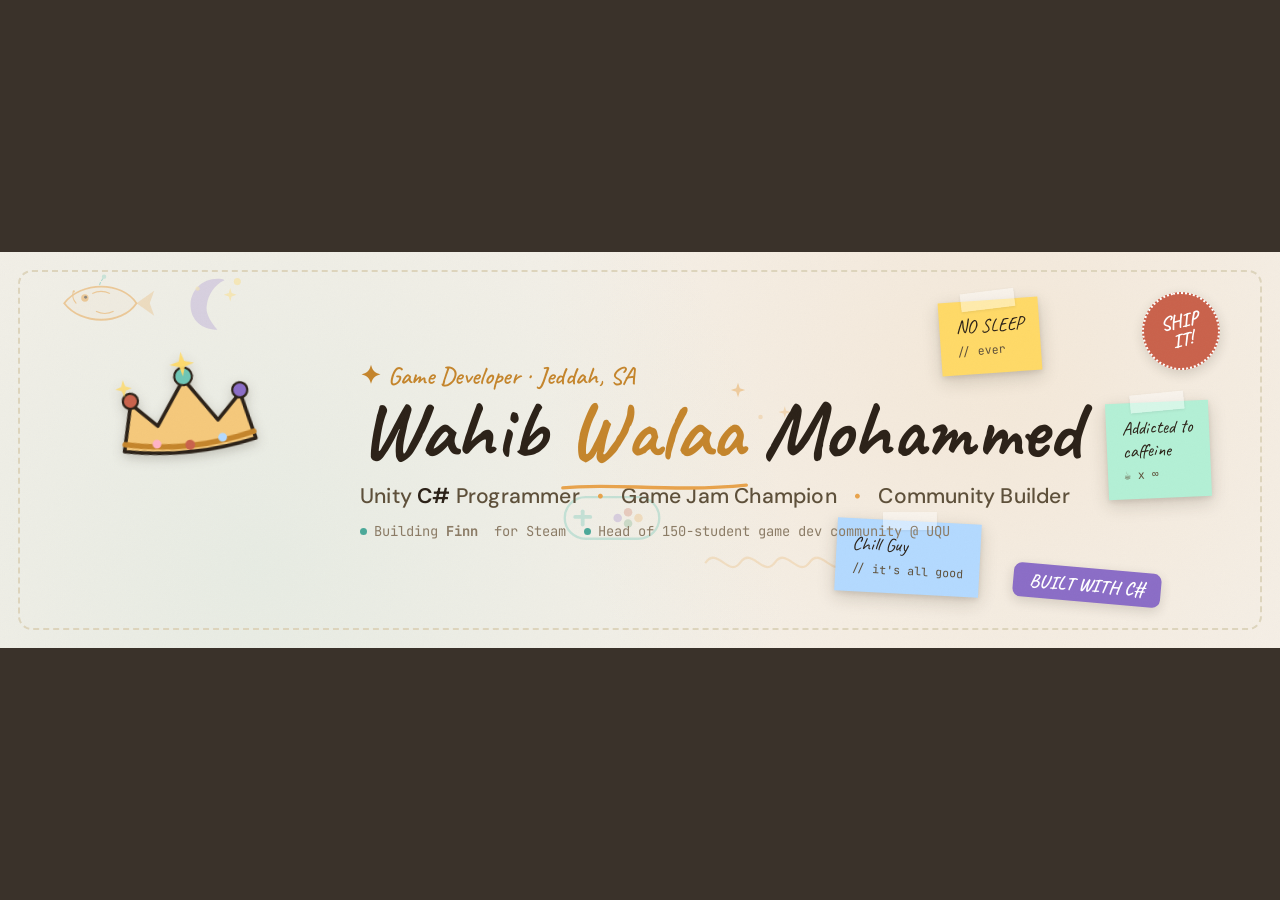
<file: linkedin-banner.html>
<!DOCTYPE html>
<html lang="en">
<head>
<meta charset="UTF-8">
<link href="https://fonts.googleapis.com/css2?family=Caveat:wght@400;500;600;700&family=DM+Sans:opsz,wght@9..40,300;9..40,400;9..40,500;9..40,600&family=JetBrains+Mono:wght@400;500&display=swap" rel="stylesheet">
<style>
:root{
  --paper:#f5f0e8; --paper-dark:#ede6d4; --paper-darker:#ddd4bc;
  --amber:#e8a24a; --amber-light:#f5c87a; --amber-dark:#c4842a;
  --teal:#6ec6b5; --teal-dark:#4aa898;
  --ink:#2a2016; --ink-light:#5c4e38; --ink-muted:#8a7a64;
  --red-pin:#c9614a; --purple:#8a6cc6; --green:#5a9e6f;
  --postit-yellow:#ffd966; --postit-pink:#ffb3c6; --postit-blue:#b3d9ff;
  --postit-green:#b3f0d5; --postit-orange:#ffd9b3;
  --font-hand:'Caveat',cursive; --font-body:'DM Sans',sans-serif; --font-mono:'JetBrains Mono',monospace;
}
*{margin:0;padding:0;box-sizing:border-box;}
body{background:#3a322a;display:flex;align-items:center;justify-content:center;min-height:100vh;}

.banner{
  position:relative;
  width:1584px;height:396px;
  background:
    radial-gradient(circle at 78% 30%, rgba(232,162,74,0.10), transparent 45%),
    radial-gradient(circle at 20% 80%, rgba(110,198,181,0.10), transparent 50%),
    var(--paper);
  overflow:hidden;
  font-family:var(--font-body);
  color:var(--ink);
}
/* paper grain */
.banner::after{
  content:'';position:absolute;inset:0;z-index:40;pointer-events:none;
  background-image:url("data:image/svg+xml,%3Csvg xmlns='http://www.w3.org/2000/svg' width='300' height='300'%3E%3Cfilter id='n'%3E%3CfeTurbulence type='fractalNoise' baseFrequency='0.75' numOctaves='4' stitchTiles='stitch'/%3E%3CfeColorMatrix type='saturate' values='0'/%3E%3C/filter%3E%3Crect width='300' height='300' filter='url(%23n)' opacity='0.03'/%3E%3C/svg%3E");
}
/* dashed inner frame */
.frame{position:absolute;inset:18px;border:2px dashed var(--paper-darker);border-radius:14px;z-index:1;}

/* ---------- MAIN TEXT BLOCK (centred-left, clear of avatar bottom-left) ---------- */
.content{position:absolute;left:360px;top:50%;transform:translateY(-50%);z-index:20;}
.eyebrow{
  font-family:var(--font-hand);font-size:1.55rem;font-weight:600;color:var(--amber-dark);
  letter-spacing:0.3px;margin-bottom:2px;
}
.name{
  font-family:var(--font-hand);font-weight:700;font-size:5.1rem;line-height:0.92;
  color:var(--ink);margin:2px 0 6px;
}
.name .accent{color:var(--amber-dark);position:relative;}
/* hand underline under Walaa */
.name .accent svg{position:absolute;left:-4%;bottom:-14px;width:108%;height:16px;overflow:visible;}
.role{
  font-family:var(--font-body);font-size:1.32rem;font-weight:500;color:var(--ink-light);
  letter-spacing:0.2px;margin-top:14px;
}
.role b{color:var(--ink);font-weight:600;}
.role .sep{color:var(--amber);font-weight:700;margin:0 12px;font-size:1.1rem;vertical-align:1px;}
.meta{
  font-family:var(--font-mono);font-size:0.86rem;color:var(--ink-muted);margin-top:12px;
  display:flex;gap:18px;align-items:center;flex-wrap:wrap;
}
.meta .dot{width:7px;height:7px;border-radius:50%;background:var(--teal-dark);display:inline-block;margin-right:7px;vertical-align:middle;}
.meta span{display:inline-flex;align-items:center;}

/* ---------- DOODLES ---------- */
.doodle{position:absolute;z-index:10;}

/* ---------- STICKY NOTES ---------- */
.fnote{
  position:absolute;z-index:15;
  padding:14px 16px;width:auto;
  font-family:var(--font-hand);font-size:1.18rem;line-height:1.2;color:var(--ink);
  box-shadow:0 6px 18px rgba(42,32,22,0.18),0 2px 5px rgba(42,32,22,0.10);
  transform:rotate(var(--fr,0deg));
}
.fnote code{font-family:var(--font-mono);font-size:0.72rem;color:var(--ink-light);display:inline-block;margin-top:3px;}
.fnote::before{ /* tape */
  content:'';position:absolute;top:-9px;left:50%;transform:translateX(-50%) rotate(-3deg);
  width:54px;height:18px;background:rgba(255,255,255,0.45);box-shadow:0 1px 3px rgba(0,0,0,0.08);
}
.fnote-yellow{background:var(--postit-yellow);}
.fnote-blue{background:var(--postit-blue);}
.fnote-green{background:var(--postit-green);}

/* ---------- STICKERS ---------- */
.sticker{
  position:absolute;z-index:16;
  font-family:var(--font-hand);font-weight:700;text-align:center;line-height:1;
  display:flex;align-items:center;justify-content:center;
  transform:rotate(var(--sr,0deg));
  box-shadow:0 4px 12px rgba(42,32,22,0.16);
}
.sticker-ship{
  width:78px;height:78px;border-radius:50%;border:2.5px dotted #fff;
  background:var(--red-pin);color:#fff;font-size:1.2rem;
}
.sticker-csharp{
  padding:8px 16px;border-radius:8px;background:var(--purple);color:#fff;font-size:1.15rem;
  letter-spacing:0.5px;
}
.sticker-unity{
  padding:9px 15px;background:var(--teal-dark);color:#fff;font-size:1.1rem;border-radius:6px;
}

/* ---------- CROWN (sits on the LinkedIn profile photo) ---------- */
/* Avatar on LinkedIn desktop ≈ centre x:150px, top of circle ≈ y:175px in banner space.
   Tune the crown with --crown-x / --crown-y / --crown-w if your layout differs. */
.crown{
  position:absolute;z-index:25;
  left:var(--crown-x,104px);
  top:var(--crown-y,94px);
  width:var(--crown-w,165px);
  transform:rotate(-6deg);
  filter:drop-shadow(0 4px 6px rgba(42,32,22,0.22));
}
.crown-cap{
  position:absolute;z-index:24;
  font-family:var(--font-hand);font-weight:700;font-size:1.5rem;color:var(--amber-dark);
  left:236px;top:118px;transform:rotate(-6deg);white-space:nowrap;
}
/* placeholder avatar — REMOVE for final export */
.avatar-guide{
  position:absolute;z-index:20;
  left:43px;top:172px;width:286px;height:286px;border-radius:50%;
  background:radial-gradient(circle at 50% 40%,#cfc3aa,#b7a988);
  border:3px solid #fff;box-shadow:0 4px 14px rgba(0,0,0,0.25);
  display:flex;align-items:flex-start;justify-content:center;
  font-size:5rem;padding-top:34px;
}
</style>
</head>
<body>
<div class="banner">
  <div class="frame"></div>

  <!-- ===== CROWN (on the profile photo) ===== -->
  <svg class="crown" viewBox="0 0 120 92" fill="none">
    <!-- crown body -->
    <path d="M12 72 L20 38 L38 56 L60 24 L82 56 L100 38 L108 72 Q60 82 12 72 Z"
          fill="#f5c87a" stroke="#2a2016" stroke-width="2.6" stroke-linejoin="round"/>
    <!-- gold band -->
    <path d="M13 67 Q60 78 107 67" stroke="#c4842a" stroke-width="4" fill="none" stroke-linecap="round"/>
    <!-- peak gems -->
    <circle cx="20" cy="36" r="5.5" fill="#c9614a" stroke="#2a2016" stroke-width="1.6"/>
    <circle cx="60" cy="22" r="6.5" fill="#6ec6b5" stroke="#2a2016" stroke-width="1.6"/>
    <circle cx="100" cy="36" r="5.5" fill="#8a6cc6" stroke="#2a2016" stroke-width="1.6"/>
    <!-- band gems -->
    <circle cx="36" cy="69" r="3.2" fill="#ffb3c6"/>
    <circle cx="60" cy="72" r="3.6" fill="#c9614a"/>
    <circle cx="84" cy="69" r="3.2" fill="#b3d9ff"/>
    <!-- sparkles -->
    <path d="M60 4 L62 11 L69 13 L62 15 L60 22 L58 15 L51 13 L58 11 Z" fill="#ffd966" opacity="0.95"/>
    <path d="M16 20 L17.5 25 L22 26.5 L17.5 28 L16 33 L14.5 28 L10 26.5 L14.5 25 Z" fill="#ffd966" opacity="0.8"/>
  </svg>

  <!-- ===== DOODLES ===== -->
  <!-- Fish (Finn) -->
  <svg class="doodle" style="top:18px;left:48px;width:118px;opacity:0.5;" viewBox="0 0 160 90" fill="none">
    <path d="M22 45 C45 15 100 15 120 45 C100 75 45 75 22 45Z" stroke="#e8a24a" stroke-width="2.5" fill="rgba(232,162,74,0.08)" stroke-linecap="round"/>
    <path d="M120 45 L144 28 L138 45 L144 62Z" fill="#e8a24a" opacity="0.5"/>
    <circle cx="50" cy="38" r="5" fill="#e8a24a"/><circle cx="51" cy="37" r="2" fill="#2a2016"/>
    <path d="M60 32 Q72 26 84 32" stroke="#e8a24a" stroke-width="1.5" fill="none"/>
    <path d="M65 56 Q77 62 89 56" stroke="#e8a24a" stroke-width="1.5" fill="none"/>
    <path d="M38 45 Q32 38 34 30" stroke="#e8a24a" stroke-width="1.5" fill="none" stroke-linecap="round"/>
    <circle cx="35" cy="29" r="1.5" fill="#e8a24a"/>
    <path d="M70 20 Q72 14 76 10" stroke="#6ec6b5" stroke-width="1.5" fill="none" stroke-linecap="round" stroke-dasharray="3 3"/>
    <circle cx="76" cy="9" r="3" fill="#6ec6b5" opacity="0.6"/>
  </svg>

  <!-- Moon + stars -->
  <svg class="doodle" style="top:14px;left:182px;width:78px;opacity:0.4;" viewBox="0 0 110 110" fill="none">
    <path d="M50 18 C28 18 12 35 12 55 C12 76 28 90 50 90 C38 76 33 65 35 55 C37 40 46 26 60 20 C57 18 54 18 50 18Z" fill="#8a6cc6" opacity="0.6"/>
    <circle cx="78" cy="22" r="5" fill="#ffd966" opacity="0.9"/>
    <circle cx="22" cy="32" r="3" fill="#ffd966" opacity="0.6"/>
    <path d="M66 38 L68 31 L70 38 L77 40.5 L70 43 L68 50 L66 43 L59 40.5Z" fill="#ffd966" opacity="0.95"/>
  </svg>

  <!-- Game controller (moved to centre, clear of the avatar) -->
  <svg class="doodle" style="top:230px;left:560px;width:104px;opacity:0.34;" viewBox="0 0 110 72" fill="none">
    <rect x="5" y="16" width="100" height="44" rx="22" stroke="#6ec6b5" stroke-width="2.5" fill="none"/>
    <rect x="22" y="29" width="4" height="18" rx="2" fill="#6ec6b5"/>
    <rect x="14" y="35" width="20" height="4" rx="2" fill="#6ec6b5"/>
    <circle cx="72" cy="32" r="4.5" fill="#c9614a" opacity="0.75"/>
    <circle cx="83" cy="38" r="4.5" fill="#e8a24a" opacity="0.75"/>
    <circle cx="72" cy="44" r="4.5" fill="#5a9e6f" opacity="0.75"/>
    <circle cx="61" cy="38" r="4.5" fill="#8a6cc6" opacity="0.75"/>
  </svg>

  <!-- Stars scatter (right) -->
  <svg class="doodle" style="top:120px;right:470px;width:90px;opacity:0.5;" viewBox="0 0 100 100" fill="none">
    <path d="M20 12 L22 18 L28 20 L22 22 L20 28 L18 22 L12 20 L18 18Z" fill="#e8a24a" opacity="0.9"/>
    <path d="M72 38 L73.5 43 L79 44.5 L73.5 46 L72 51 L70.5 46 L65 44.5 L70.5 43Z" fill="#e8a24a" opacity="0.6"/>
    <path d="M12 58 L13 61 L16 62 L13 63 L12 66 L11 63 L8 62 L11 61Z" fill="#ffd966" opacity="0.9"/>
    <circle cx="45" cy="50" r="2.5" fill="#e8a24a" opacity="0.5"/>
  </svg>

  <!-- Squiggle (bottom center) -->
  <svg class="doodle" style="bottom:60px;left:700px;width:150px;opacity:0.22;" viewBox="0 0 130 44" fill="none">
    <path d="M5 22 C15 8 25 36 35 22 C45 8 55 36 65 22 C75 8 85 36 95 22 C105 8 115 36 125 22" stroke="#e8a24a" stroke-width="2" fill="none" stroke-linecap="round"/>
  </svg>

  <!-- ===== TEXT ===== -->
  <div class="content">
    <div class="eyebrow">✦ Game Developer · Jeddah, SA</div>
    <h1 class="name">Wahib <span class="accent">Walaa<svg viewBox="0 0 200 16" fill="none"><path d="M4 9 C50 3 120 14 196 6" stroke="#e8a24a" stroke-width="3.5" stroke-linecap="round"/></svg></span> Mohammed</h1>
    <div class="role">Unity <b>C#</b> Programmer <span class="sep">•</span> Game Jam Champion <span class="sep">•</span> Community Builder</div>
    <div class="meta">
      <span><i class="dot"></i>Building <b>&nbsp;Finn</b>&nbsp; for Steam</span>
      <span><i class="dot"></i>Head of 150-student game dev community @ UQU</span>
    </div>
  </div>

  <!-- ===== STICKY NOTES (right) ===== -->
  <div class="fnote fnote-yellow" style="top:48px;right:240px;--fr:-4deg;">
    NO SLEEP<br><code>// ever</code>
  </div>
  <div class="fnote fnote-blue" style="bottom:54px;right:300px;--fr:3deg;">
    Chill Guy<br><code>// it's all good</code>
  </div>
  <div class="fnote fnote-green" style="top:150px;right:70px;--fr:-2.5deg;">
    Addicted to<br>caffeine<br><code>☕ x ∞</code>
  </div>

  <!-- ===== STICKERS ===== -->
  <div class="sticker sticker-ship" style="top:40px;right:60px;--sr:-12deg;">SHIP<br>IT!</div>
  <div class="sticker sticker-csharp" style="bottom:46px;right:120px;--sr:5deg;">BUILT&nbsp;WITH&nbsp;C#</div>
</div>
</body>
</html>
</file>
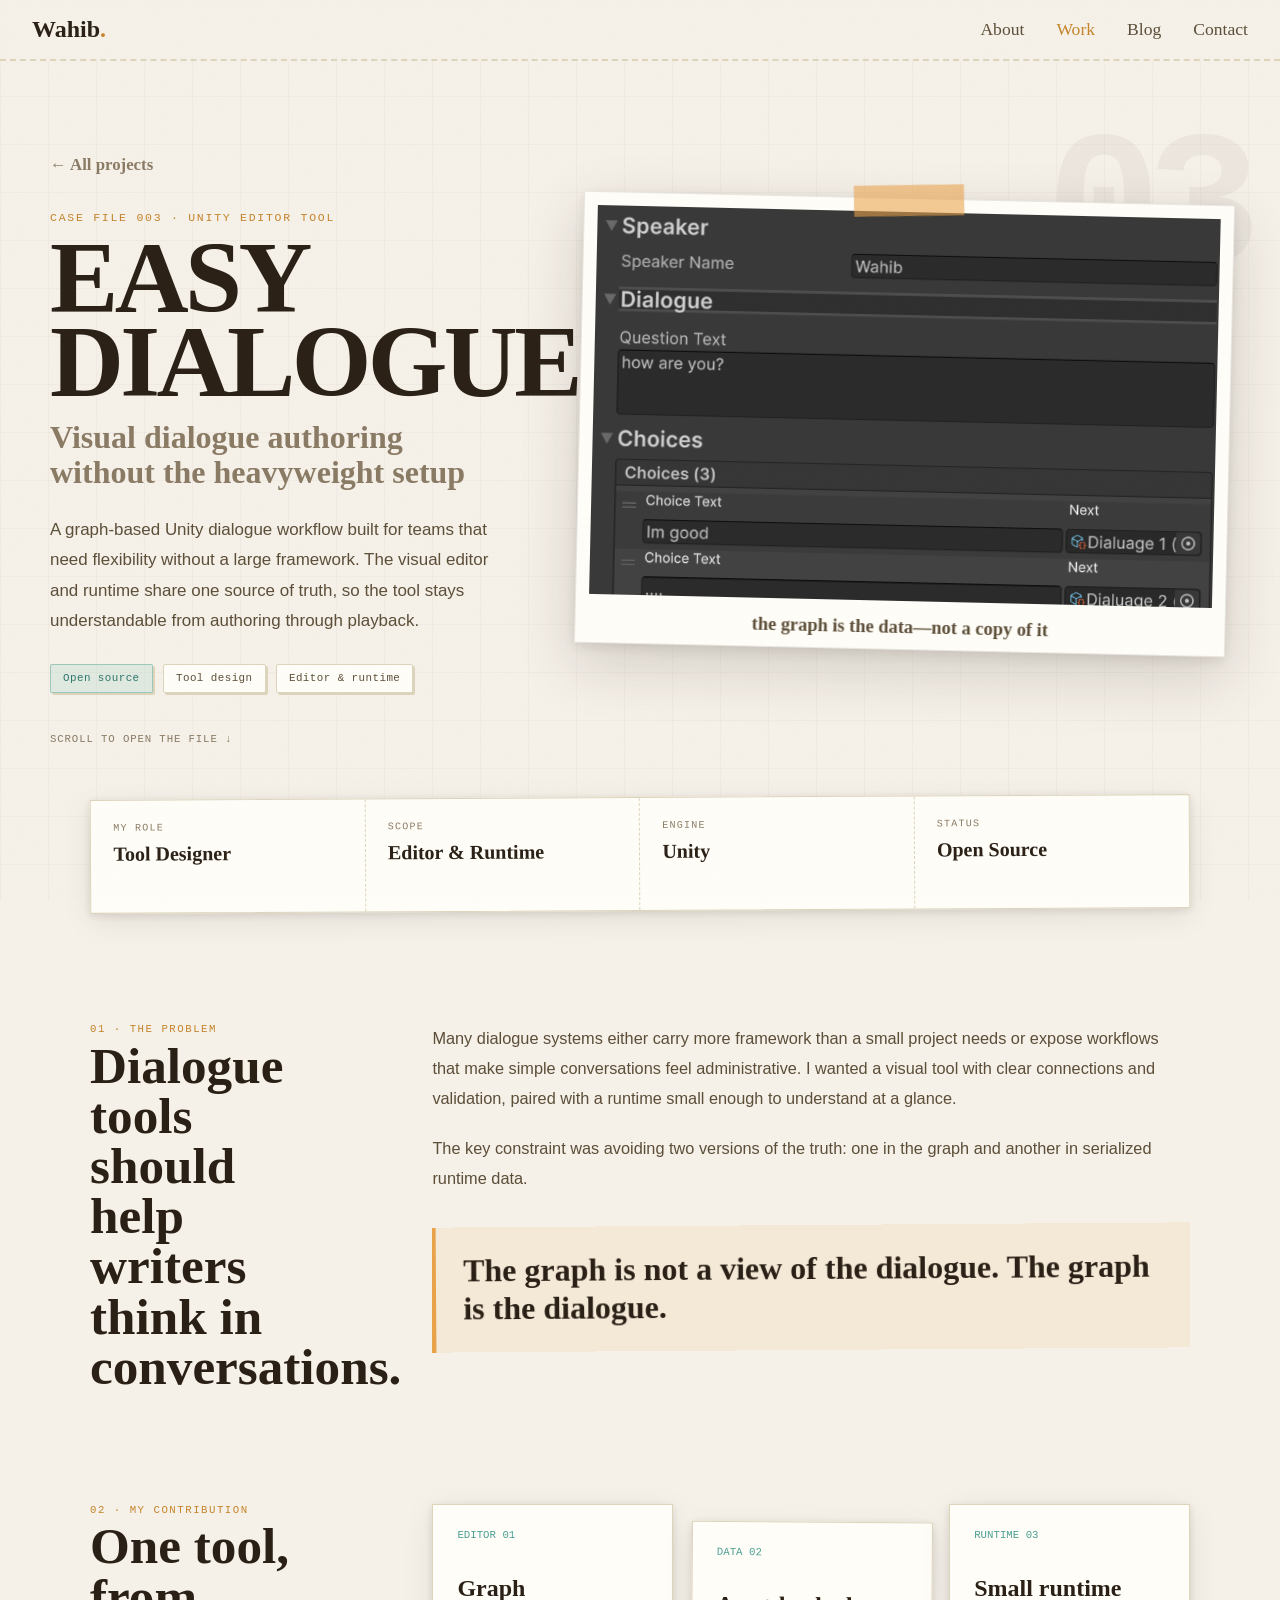
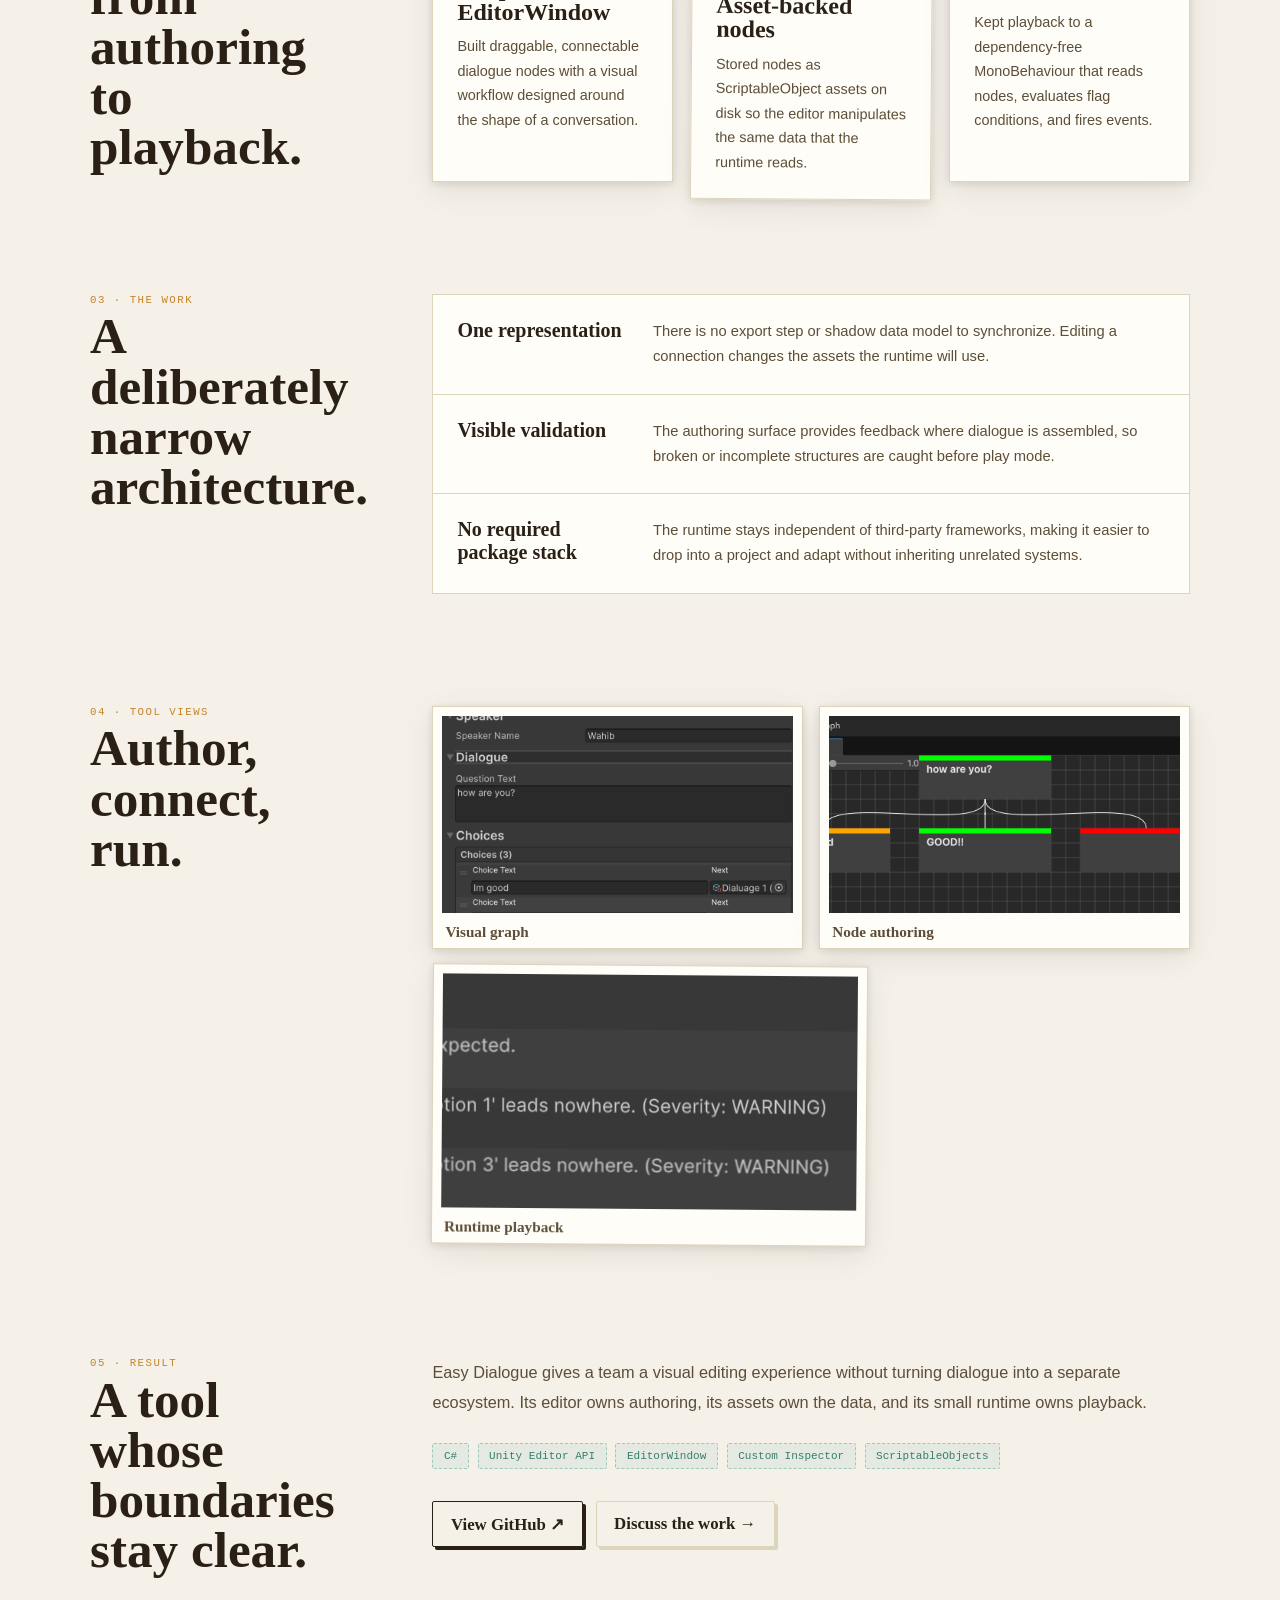
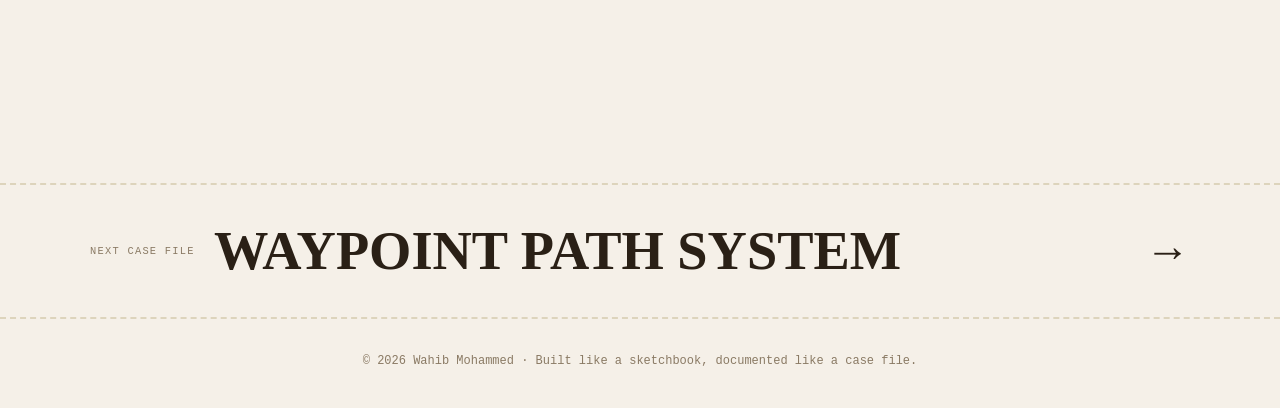
<file: project-easy-dialogue.html>
<!DOCTYPE html>
<html lang="en" data-theme="light">
<head>
    <meta charset="UTF-8"><meta name="viewport" content="width=device-width, initial-scale=1.0">
    <meta http-equiv="Content-Security-Policy" content="default-src 'self'; script-src 'self'; style-src 'self' 'unsafe-inline' https://fonts.googleapis.com; font-src https://fonts.gstatic.com; img-src 'self' data: https:; object-src 'none'; base-uri 'self';">
    <title>EASY DIALOGUE — Project Case Study · Wahib Mohammed</title><meta name="description" content="Easy Dialogue case study: a graph-based, zero-dependency dialogue tool for Unity."><meta name="theme-color" content="#f5f0e8">
    <link rel="preconnect" href="https://fonts.googleapis.com"><link rel="preconnect" href="https://fonts.gstatic.com" crossorigin><link href="https://fonts.googleapis.com/css2?family=Caveat:wght@400;500;600;700&family=DM+Sans:ital,opsz,wght@0,9..40,300;0,9..40,400;0,9..40,500;0,9..40,600;1,9..40,300&family=JetBrains+Mono:wght@400;500&display=swap" rel="stylesheet"><link rel="stylesheet" href="project-detail.css"><script defer src="smooth-scroll.js"></script>
</head>
<body>
<nav id="navbar" aria-label="Main navigation"><a href="index.html" class="nav-logo">Wahib<span>.</span></a><ul class="nav-links"><li><a href="index.html#about" class="nav-link">About</a></li><li><a href="projects.html" class="nav-link active" aria-current="page">Work</a></li><li><a href="blog.html" class="nav-link">Blog</a></li><li><a href="index.html#contact" class="nav-link">Contact</a></li></ul></nav>
<main>
    <header class="case-hero" data-case="03"><div class="hero-copy"><a href="projects.html" class="back-link">← All projects</a><p class="case-label">Case file 003 · Unity editor tool</p><h1 class="case-title">EASY DIALOGUE</h1><p class="case-subtitle">Visual dialogue authoring without the heavyweight setup</p><p class="case-lede">A graph-based Unity dialogue workflow built for teams that need flexibility without a large framework. The visual editor and runtime share one source of truth, so the tool stays understandable from authoring through playback.</p><div class="status-line"><span class="status-chip accent">Open source</span><span class="status-chip">Tool design</span><span class="status-chip">Editor &amp; runtime</span></div></div><figure class="hero-visual"><img src="images/easy-dialogue/image.png" alt="Easy Dialogue graph editor open inside Unity"><figcaption class="hero-caption">the graph is the data—not a copy of it</figcaption></figure><span class="scroll-note">Scroll to open the file ↓</span></header>
    <div class="case-content">
        <section class="case-facts" aria-label="Project facts"><div class="fact"><span class="fact-label">My role</span><span class="fact-value">Tool Designer</span></div><div class="fact"><span class="fact-label">Scope</span><span class="fact-value">Editor &amp; Runtime</span></div><div class="fact"><span class="fact-label">Engine</span><span class="fact-value">Unity</span></div><div class="fact"><span class="fact-label">Status</span><span class="fact-value">Open Source</span></div></section>
        <section class="story-section"><header><p class="section-kicker">01 · The problem</p><h2 class="section-title">Dialogue tools should help writers think in conversations.</h2></header><div class="story-body"><p>Many dialogue systems either carry more framework than a small project needs or expose workflows that make simple conversations feel administrative. I wanted a visual tool with clear connections and validation, paired with a runtime small enough to understand at a glance.</p><p>The key constraint was avoiding two versions of the truth: one in the graph and another in serialized runtime data.</p><blockquote class="pull-quote">The graph is not a view of the dialogue. The graph is the dialogue.</blockquote></div></section>
        <section class="story-section"><header><p class="section-kicker">02 · My contribution</p><h2 class="section-title">One tool, from authoring to playback.</h2></header><div class="contribution-grid"><article class="contribution-card" data-number="EDITOR 01"><h3>Graph EditorWindow</h3><p>Built draggable, connectable dialogue nodes with a visual workflow designed around the shape of a conversation.</p></article><article class="contribution-card" data-number="DATA 02"><h3>Asset-backed nodes</h3><p>Stored nodes as ScriptableObject assets on disk so the editor manipulates the same data that the runtime reads.</p></article><article class="contribution-card" data-number="RUNTIME 03"><h3>Small runtime</h3><p>Kept playback to a dependency-free MonoBehaviour that reads nodes, evaluates flag conditions, and fires events.</p></article></div></section>
        <section class="story-section"><header><p class="section-kicker">03 · The work</p><h2 class="section-title">A deliberately narrow architecture.</h2></header><div class="decision-list"><article class="decision"><h3>One representation</h3><p>There is no export step or shadow data model to synchronize. Editing a connection changes the assets the runtime will use.</p></article><article class="decision"><h3>Visible validation</h3><p>The authoring surface provides feedback where dialogue is assembled, so broken or incomplete structures are caught before play mode.</p></article><article class="decision"><h3>No required package stack</h3><p>The runtime stays independent of third-party frameworks, making it easier to drop into a project and adapt without inheriting unrelated systems.</p></article></div></section>
        <section class="story-section"><header><p class="section-kicker">04 · Tool views</p><h2 class="section-title">Author, connect, run.</h2></header><div class="gallery"><a class="gallery-shot" href="images/easy-dialogue/image.png" target="_blank"><img src="images/easy-dialogue/image.png" alt="Easy Dialogue visual graph"><span>Visual graph</span></a><a class="gallery-shot" href="images/easy-dialogue/image1.png" target="_blank"><img src="images/easy-dialogue/image1.png" alt="Easy Dialogue node editor"><span>Node authoring</span></a><a class="gallery-shot" href="images/easy-dialogue/image2.png" target="_blank"><img src="images/easy-dialogue/image2.png" alt="Easy Dialogue runtime view"><span>Runtime playback</span></a></div></section>
        <section class="story-section"><header><p class="section-kicker">05 · Result</p><h2 class="section-title">A tool whose boundaries stay clear.</h2></header><div class="story-body"><p>Easy Dialogue gives a team a visual editing experience without turning dialogue into a separate ecosystem. Its editor owns authoring, its assets own the data, and its small runtime owns playback.</p><div class="stack-list" aria-label="Technologies"><span>C#</span><span>Unity Editor API</span><span>EditorWindow</span><span>Custom Inspector</span><span>ScriptableObjects</span></div><div class="case-actions"><a class="button" href="https://github.com/yqwz1" target="_blank" rel="noopener">View GitHub ↗</a><a class="button secondary" href="index.html#contact">Discuss the work →</a></div></div></section>
    </div>
</main>
<aside class="next-case"><a href="project-waypoint-path-system.html"><span class="next-label">Next case file</span><span class="next-title">WAYPOINT PATH SYSTEM</span><span class="next-arrow">→</span></a></aside><footer>© 2026 Wahib Mohammed · Built like a sketchbook, documented like a case file.</footer>
</body>
</html>
</file>
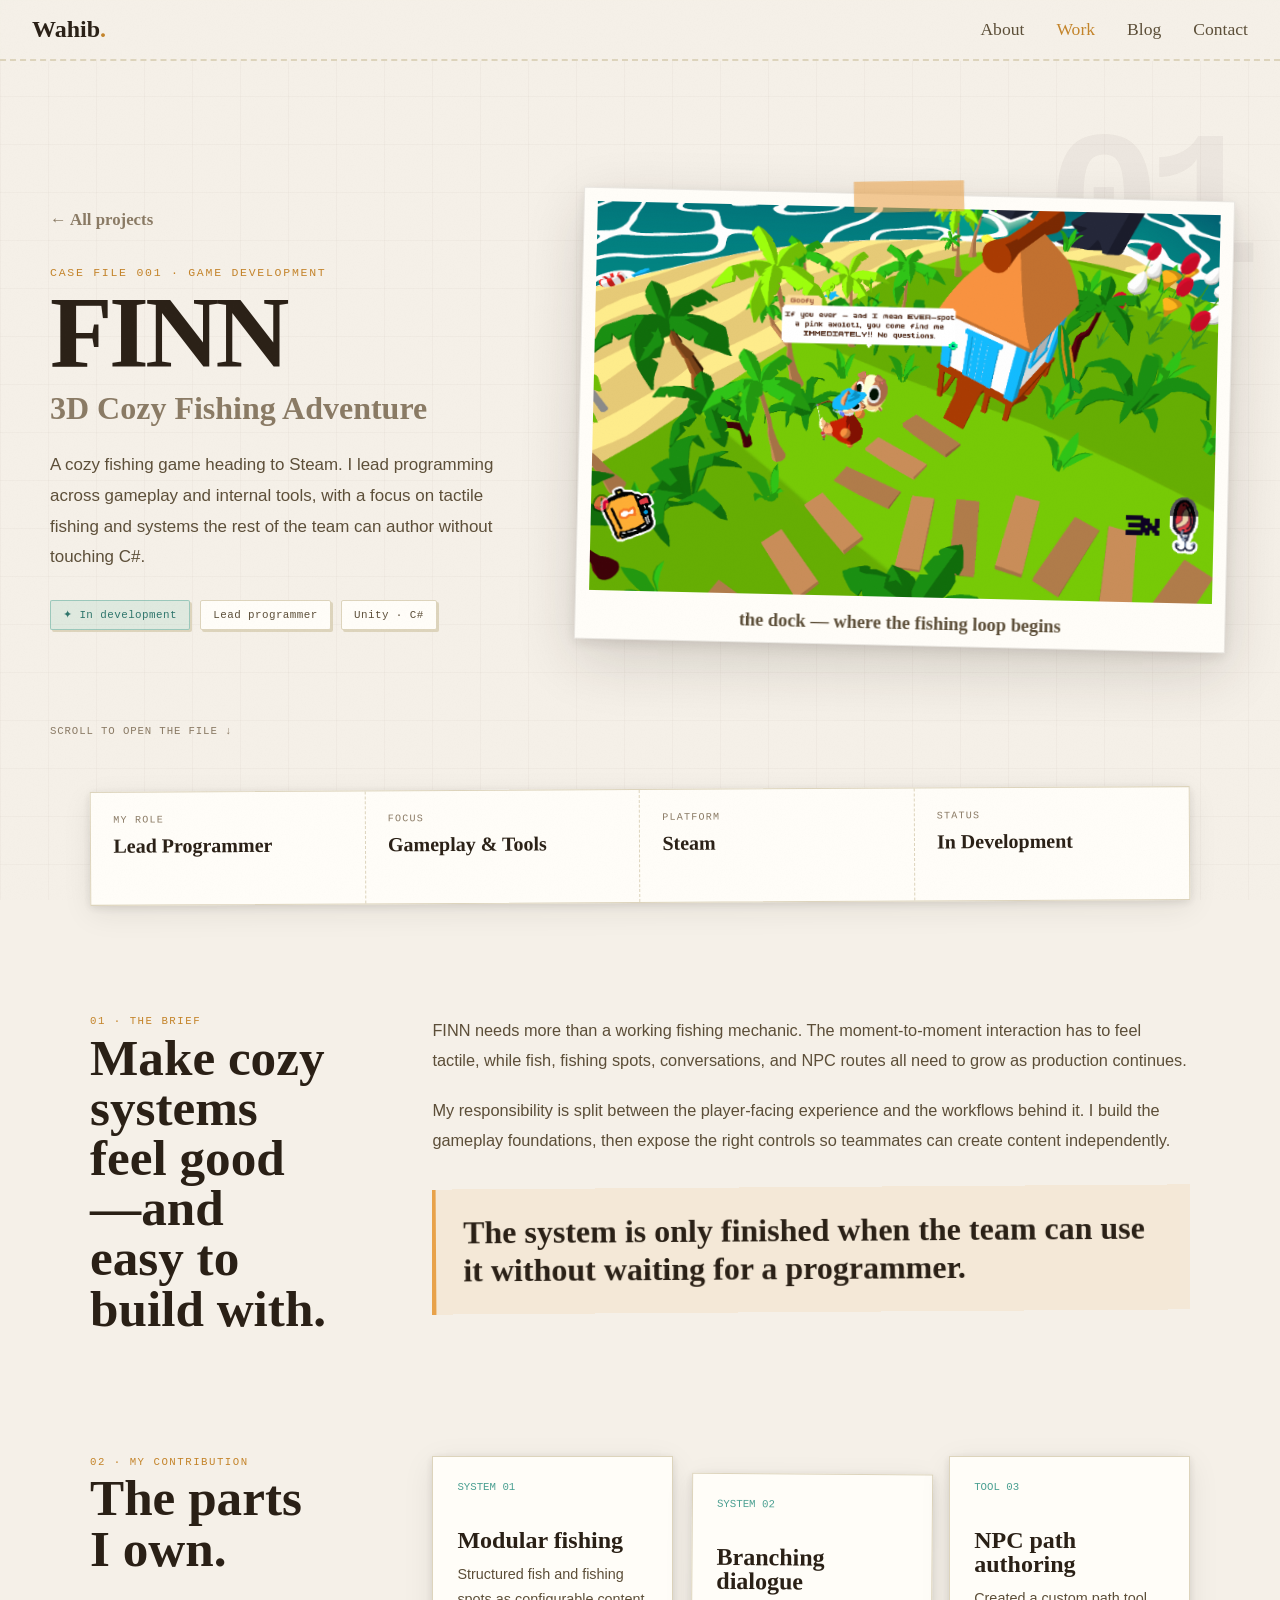
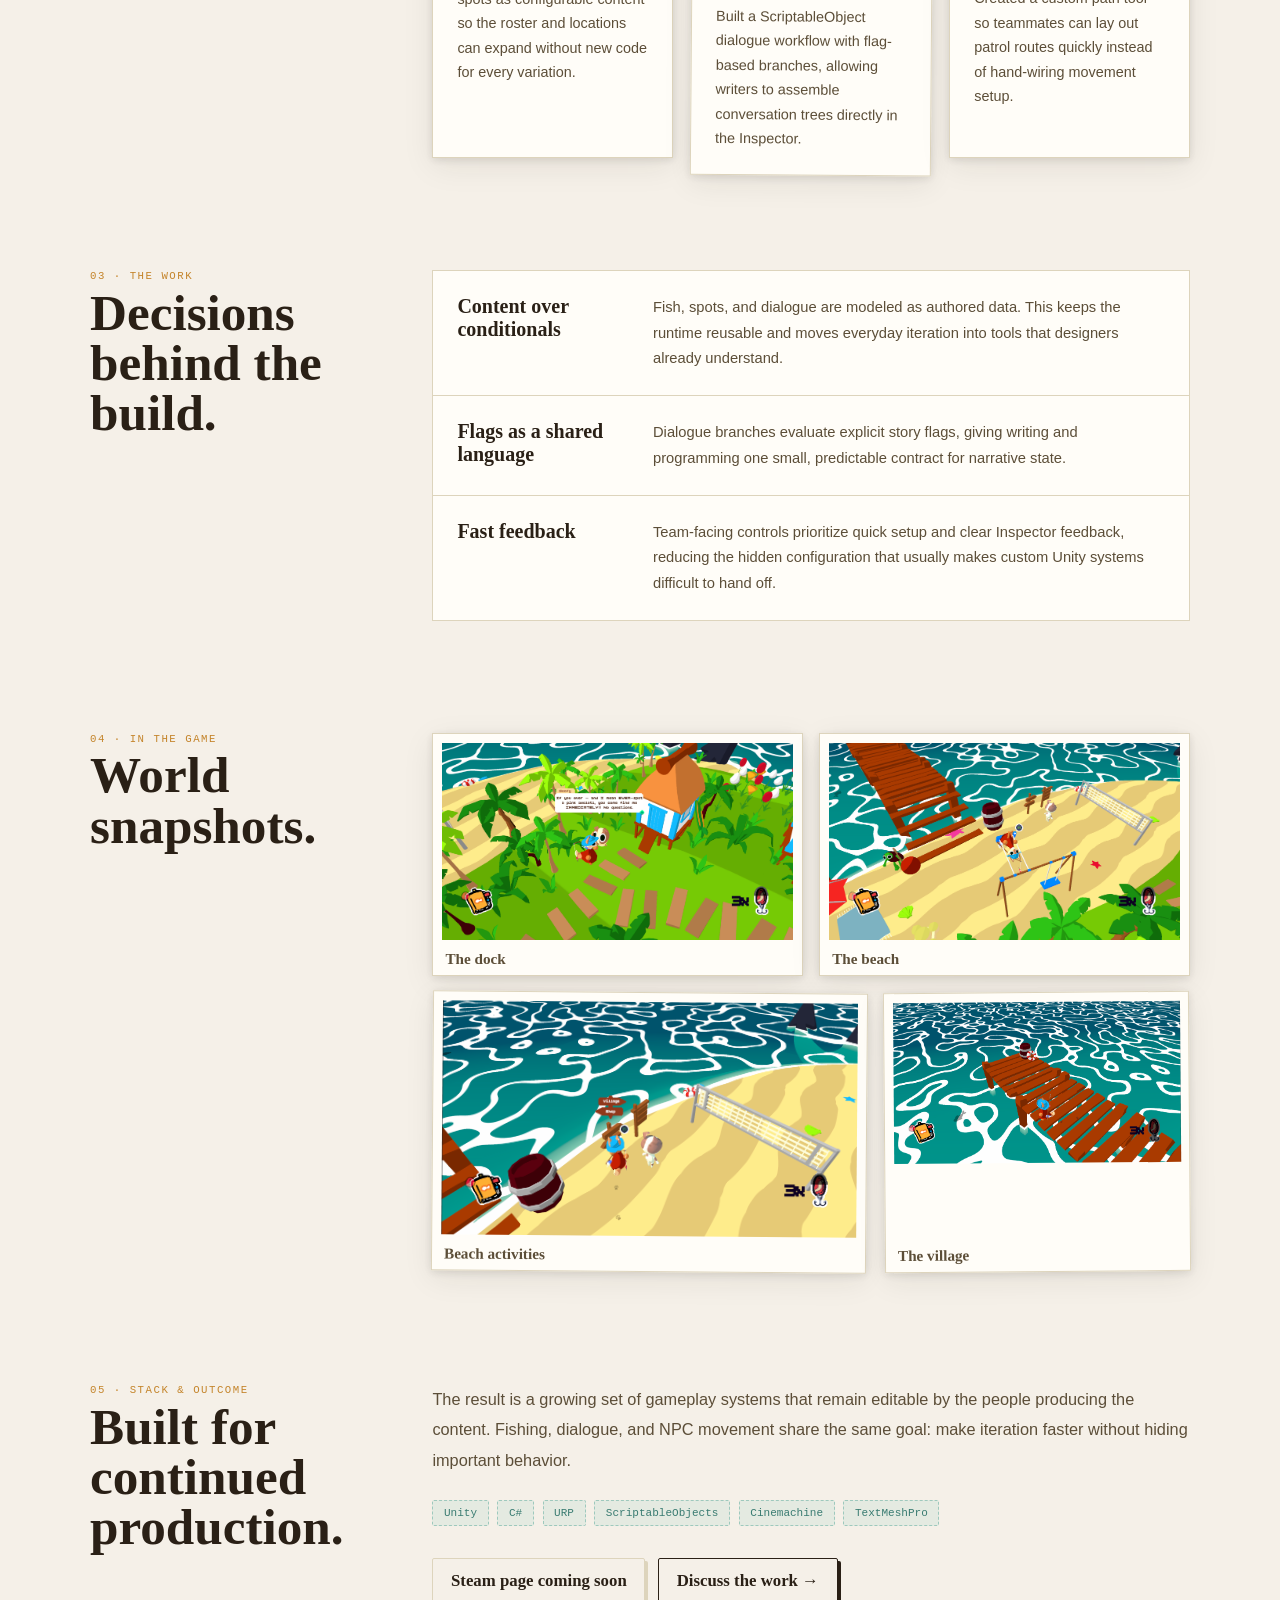
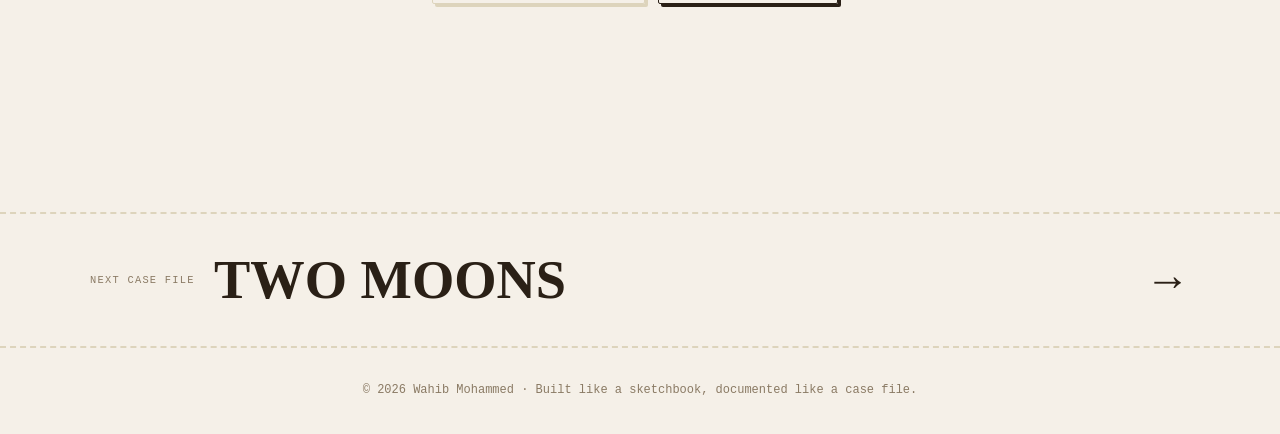
<file: project-finn.html>
<!DOCTYPE html>
<html lang="en" data-theme="light">
<head>
    <meta charset="UTF-8">
    <meta name="viewport" content="width=device-width, initial-scale=1.0">
    <meta http-equiv="Content-Security-Policy" content="default-src 'self'; script-src 'self'; style-src 'self' 'unsafe-inline' https://fonts.googleapis.com; font-src https://fonts.gstatic.com; img-src 'self' data: https:; object-src 'none'; base-uri 'self';">
    <title>FINN — Project Case Study · Wahib Mohammed</title>
    <meta name="description" content="FINN case study: gameplay systems, designer tooling, and lead programming work by Wahib Mohammed.">
    <meta name="theme-color" content="#f5f0e8">
    <link rel="preconnect" href="https://fonts.googleapis.com">
    <link rel="preconnect" href="https://fonts.gstatic.com" crossorigin>
    <link href="https://fonts.googleapis.com/css2?family=Caveat:wght@400;500;600;700&family=DM+Sans:ital,opsz,wght@0,9..40,300;0,9..40,400;0,9..40,500;0,9..40,600;1,9..40,300&family=JetBrains+Mono:wght@400;500&display=swap" rel="stylesheet">
    <link rel="stylesheet" href="project-detail.css">
    <script defer src="smooth-scroll.js"></script>
</head>
<body>
<nav id="navbar" aria-label="Main navigation">
    <a href="index.html" class="nav-logo">Wahib<span>.</span></a>
    <ul class="nav-links">
        <li><a href="index.html#about" class="nav-link">About</a></li>
        <li><a href="projects.html" class="nav-link active" aria-current="page">Work</a></li>
        <li><a href="blog.html" class="nav-link">Blog</a></li>
        <li><a href="index.html#contact" class="nav-link">Contact</a></li>
    </ul>
</nav>

<main>
    <header class="case-hero" data-case="01">
        <div class="hero-copy">
            <a href="projects.html" class="back-link">← All projects</a>
            <p class="case-label">Case file 001 · Game development</p>
            <h1 class="case-title">FINN</h1>
            <p class="case-subtitle">3D Cozy Fishing Adventure</p>
            <p class="case-lede">A cozy fishing game heading to Steam. I lead programming across gameplay and internal tools, with a focus on tactile fishing and systems the rest of the team can author without touching C#.</p>
            <div class="status-line">
                <span class="status-chip accent">✦ In development</span>
                <span class="status-chip">Lead programmer</span>
                <span class="status-chip">Unity · C#</span>
            </div>
        </div>
        <figure class="hero-visual">
            <img src="images/finn/image9.png" alt="FINN game scene showing a wooden dock beside the water">
            <figcaption class="hero-caption">the dock — where the fishing loop begins</figcaption>
        </figure>
        <span class="scroll-note">Scroll to open the file ↓</span>
    </header>

    <div class="case-content">
        <section class="case-facts" aria-label="Project facts">
            <div class="fact"><span class="fact-label">My role</span><span class="fact-value">Lead Programmer</span></div>
            <div class="fact"><span class="fact-label">Focus</span><span class="fact-value">Gameplay &amp; Tools</span></div>
            <div class="fact"><span class="fact-label">Platform</span><span class="fact-value">Steam</span></div>
            <div class="fact"><span class="fact-label">Status</span><span class="fact-value">In Development</span></div>
        </section>

        <section class="story-section">
            <header><p class="section-kicker">01 · The brief</p><h2 class="section-title">Make cozy systems feel good—and easy to build with.</h2></header>
            <div class="story-body">
                <p>FINN needs more than a working fishing mechanic. The moment-to-moment interaction has to feel tactile, while fish, fishing spots, conversations, and NPC routes all need to grow as production continues.</p>
                <p>My responsibility is split between the player-facing experience and the workflows behind it. I build the gameplay foundations, then expose the right controls so teammates can create content independently.</p>
                <blockquote class="pull-quote">The system is only finished when the team can use it without waiting for a programmer.</blockquote>
            </div>
        </section>

        <section class="story-section">
            <header><p class="section-kicker">02 · My contribution</p><h2 class="section-title">The parts I own.</h2></header>
            <div class="contribution-grid">
                <article class="contribution-card" data-number="SYSTEM 01"><h3>Modular fishing</h3><p>Structured fish and fishing spots as configurable content so the roster and locations can expand without new code for every variation.</p></article>
                <article class="contribution-card" data-number="SYSTEM 02"><h3>Branching dialogue</h3><p>Built a ScriptableObject dialogue workflow with flag-based branches, allowing writers to assemble conversation trees directly in the Inspector.</p></article>
                <article class="contribution-card" data-number="TOOL 03"><h3>NPC path authoring</h3><p>Created a custom path tool so teammates can lay out patrol routes quickly instead of hand-wiring movement setup.</p></article>
            </div>
        </section>

        <section class="story-section">
            <header><p class="section-kicker">03 · The work</p><h2 class="section-title">Decisions behind the build.</h2></header>
            <div class="decision-list">
                <article class="decision"><h3>Content over conditionals</h3><p>Fish, spots, and dialogue are modeled as authored data. This keeps the runtime reusable and moves everyday iteration into tools that designers already understand.</p></article>
                <article class="decision"><h3>Flags as a shared language</h3><p>Dialogue branches evaluate explicit story flags, giving writing and programming one small, predictable contract for narrative state.</p></article>
                <article class="decision"><h3>Fast feedback</h3><p>Team-facing controls prioritize quick setup and clear Inspector feedback, reducing the hidden configuration that usually makes custom Unity systems difficult to hand off.</p></article>
            </div>
        </section>

        <section class="story-section">
            <header><p class="section-kicker">04 · In the game</p><h2 class="section-title">World snapshots.</h2></header>
            <div class="gallery">
                <a class="gallery-shot" href="images/finn/image9.png" target="_blank"><img src="images/finn/image9.png" alt="FINN wooden dock scene"><span>The dock</span></a>
                <a class="gallery-shot" href="images/finn/image10.png" target="_blank"><img src="images/finn/image10.png" alt="FINN beach scene"><span>The beach</span></a>
                <a class="gallery-shot" href="images/finn/image11.png" target="_blank"><img src="images/finn/image11.png" alt="Activities on FINN's beach"><span>Beach activities</span></a>
                <a class="gallery-shot" href="images/finn/image12.png" target="_blank"><img src="images/finn/image12.png" alt="FINN village environment"><span>The village</span></a>
            </div>
        </section>

        <section class="story-section">
            <header><p class="section-kicker">05 · Stack &amp; outcome</p><h2 class="section-title">Built for continued production.</h2></header>
            <div class="story-body">
                <p>The result is a growing set of gameplay systems that remain editable by the people producing the content. Fishing, dialogue, and NPC movement share the same goal: make iteration faster without hiding important behavior.</p>
                <div class="stack-list" aria-label="Technologies"><span>Unity</span><span>C#</span><span>URP</span><span>ScriptableObjects</span><span>Cinemachine</span><span>TextMeshPro</span></div>
                <div class="case-actions"><span class="button secondary" aria-disabled="true">Steam page coming soon</span><a class="button" href="index.html#contact">Discuss the work →</a></div>
            </div>
        </section>
    </div>
</main>

<aside class="next-case"><a href="project-two-moons.html"><span class="next-label">Next case file</span><span class="next-title">TWO MOONS</span><span class="next-arrow">→</span></a></aside>
<footer>© 2026 Wahib Mohammed · Built like a sketchbook, documented like a case file.</footer>
</body>
</html>
</file>
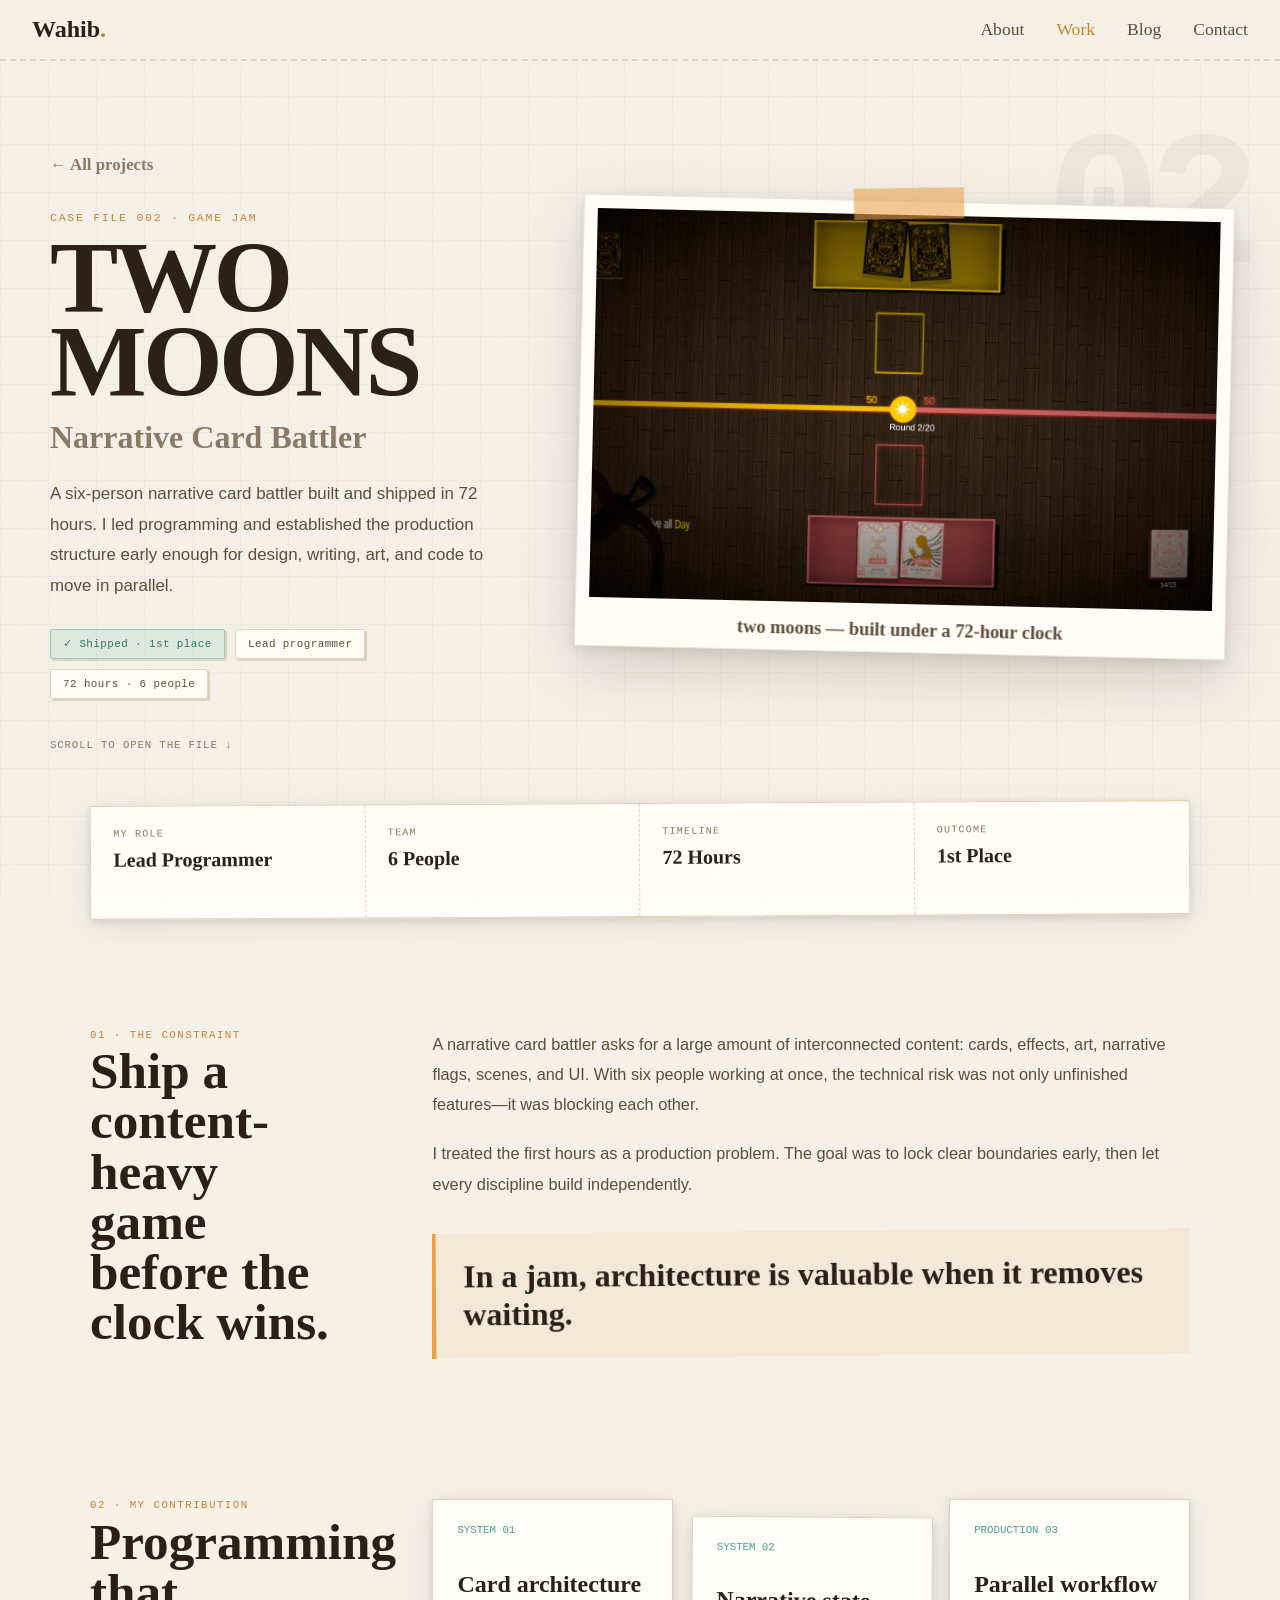
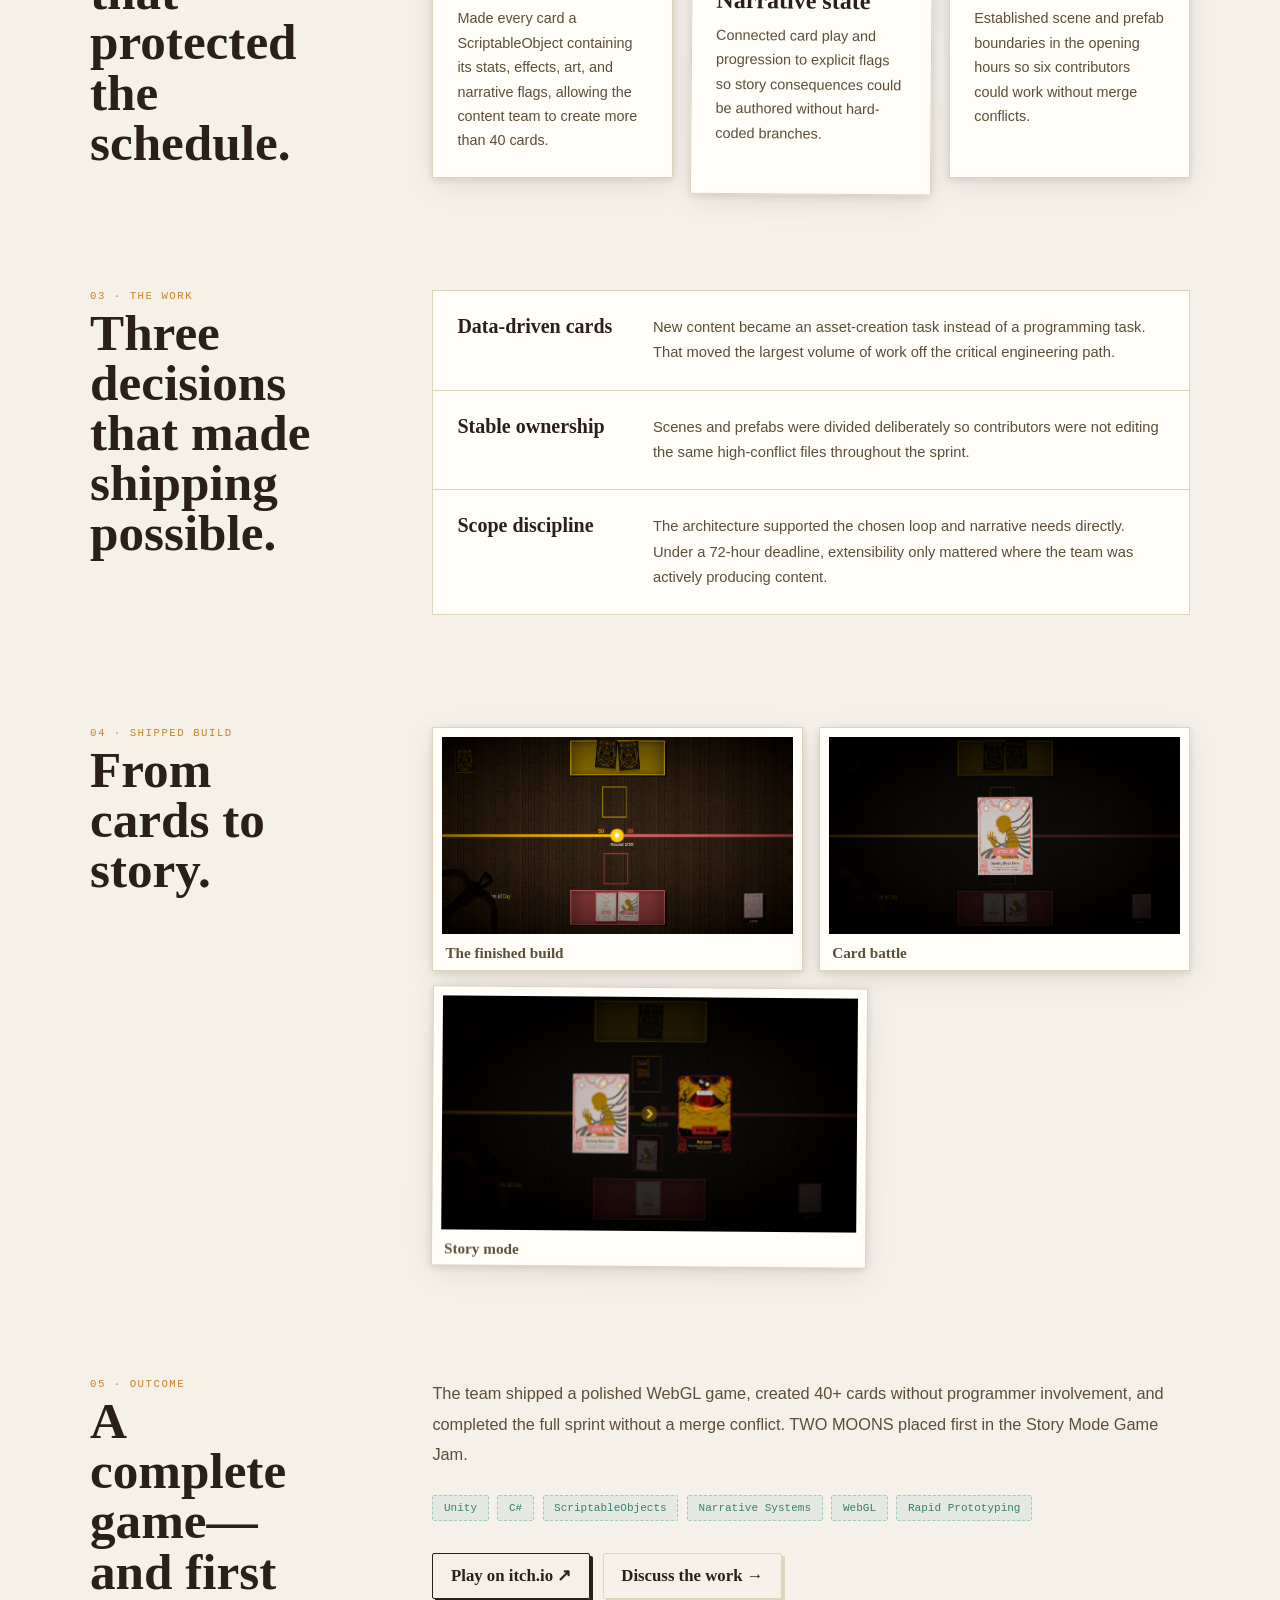
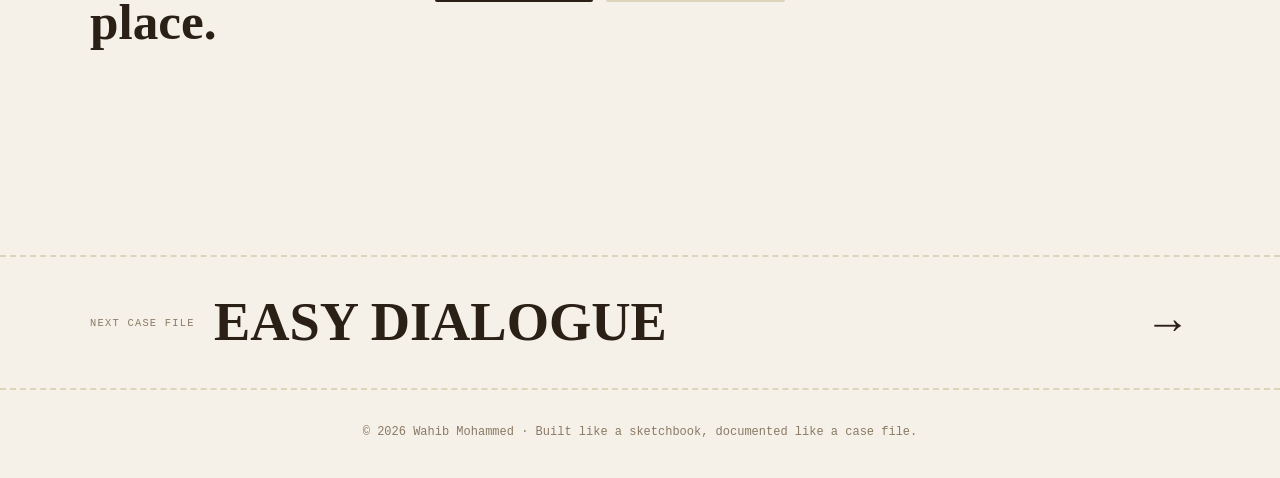
<file: project-two-moons.html>
<!DOCTYPE html>
<html lang="en" data-theme="light">
<head>
    <meta charset="UTF-8">
    <meta name="viewport" content="width=device-width, initial-scale=1.0">
    <meta http-equiv="Content-Security-Policy" content="default-src 'self'; script-src 'self'; style-src 'self' 'unsafe-inline' https://fonts.googleapis.com; font-src https://fonts.gstatic.com; img-src 'self' data: https:; object-src 'none'; base-uri 'self';">
    <title>TWO MOONS — Project Case Study · Wahib Mohammed</title>
    <meta name="description" content="TWO MOONS case study: lead programming and production architecture for a first-place 72-hour game jam project.">
    <meta name="theme-color" content="#f5f0e8">
    <link rel="preconnect" href="https://fonts.googleapis.com"><link rel="preconnect" href="https://fonts.gstatic.com" crossorigin>
    <link href="https://fonts.googleapis.com/css2?family=Caveat:wght@400;500;600;700&family=DM+Sans:ital,opsz,wght@0,9..40,300;0,9..40,400;0,9..40,500;0,9..40,600;1,9..40,300&family=JetBrains+Mono:wght@400;500&display=swap" rel="stylesheet">
    <link rel="stylesheet" href="project-detail.css"><script defer src="smooth-scroll.js"></script>
</head>
<body>
<nav id="navbar" aria-label="Main navigation"><a href="index.html" class="nav-logo">Wahib<span>.</span></a><ul class="nav-links"><li><a href="index.html#about" class="nav-link">About</a></li><li><a href="projects.html" class="nav-link active" aria-current="page">Work</a></li><li><a href="blog.html" class="nav-link">Blog</a></li><li><a href="index.html#contact" class="nav-link">Contact</a></li></ul></nav>
<main>
    <header class="case-hero" data-case="02">
        <div class="hero-copy"><a href="projects.html" class="back-link">← All projects</a><p class="case-label">Case file 002 · Game jam</p><h1 class="case-title">TWO MOONS</h1><p class="case-subtitle">Narrative Card Battler</p><p class="case-lede">A six-person narrative card battler built and shipped in 72 hours. I led programming and established the production structure early enough for design, writing, art, and code to move in parallel.</p><div class="status-line"><span class="status-chip accent">✓ Shipped · 1st place</span><span class="status-chip">Lead programmer</span><span class="status-chip">72 hours · 6 people</span></div></div>
        <figure class="hero-visual"><img src="images/two-moons/image3.png" alt="Two Moons narrative card battler gameplay"><figcaption class="hero-caption">two moons — built under a 72-hour clock</figcaption></figure><span class="scroll-note">Scroll to open the file ↓</span>
    </header>
    <div class="case-content">
        <section class="case-facts" aria-label="Project facts"><div class="fact"><span class="fact-label">My role</span><span class="fact-value">Lead Programmer</span></div><div class="fact"><span class="fact-label">Team</span><span class="fact-value">6 People</span></div><div class="fact"><span class="fact-label">Timeline</span><span class="fact-value">72 Hours</span></div><div class="fact"><span class="fact-label">Outcome</span><span class="fact-value">1st Place</span></div></section>
        <section class="story-section"><header><p class="section-kicker">01 · The constraint</p><h2 class="section-title">Ship a content-heavy game before the clock wins.</h2></header><div class="story-body"><p>A narrative card battler asks for a large amount of interconnected content: cards, effects, art, narrative flags, scenes, and UI. With six people working at once, the technical risk was not only unfinished features—it was blocking each other.</p><p>I treated the first hours as a production problem. The goal was to lock clear boundaries early, then let every discipline build independently.</p><blockquote class="pull-quote">In a jam, architecture is valuable when it removes waiting.</blockquote></div></section>
        <section class="story-section"><header><p class="section-kicker">02 · My contribution</p><h2 class="section-title">Programming that protected the schedule.</h2></header><div class="contribution-grid"><article class="contribution-card" data-number="SYSTEM 01"><h3>Card architecture</h3><p>Made every card a ScriptableObject containing its stats, effects, art, and narrative flags, allowing the content team to create more than 40 cards.</p></article><article class="contribution-card" data-number="SYSTEM 02"><h3>Narrative state</h3><p>Connected card play and progression to explicit flags so story consequences could be authored without hard-coded branches.</p></article><article class="contribution-card" data-number="PRODUCTION 03"><h3>Parallel workflow</h3><p>Established scene and prefab boundaries in the opening hours so six contributors could work without merge conflicts.</p></article></div></section>
        <section class="story-section"><header><p class="section-kicker">03 · The work</p><h2 class="section-title">Three decisions that made shipping possible.</h2></header><div class="decision-list"><article class="decision"><h3>Data-driven cards</h3><p>New content became an asset-creation task instead of a programming task. That moved the largest volume of work off the critical engineering path.</p></article><article class="decision"><h3>Stable ownership</h3><p>Scenes and prefabs were divided deliberately so contributors were not editing the same high-conflict files throughout the sprint.</p></article><article class="decision"><h3>Scope discipline</h3><p>The architecture supported the chosen loop and narrative needs directly. Under a 72-hour deadline, extensibility only mattered where the team was actively producing content.</p></article></div></section>
        <section class="story-section"><header><p class="section-kicker">04 · Shipped build</p><h2 class="section-title">From cards to story.</h2></header><div class="gallery"><a class="gallery-shot" href="images/two-moons/image3.png" target="_blank"><img src="images/two-moons/image3.png" alt="Two Moons gameplay screen"><span>The finished build</span></a><a class="gallery-shot" href="images/two-moons/image4.png" target="_blank"><img src="images/two-moons/image4.png" alt="Two Moons card battle"><span>Card battle</span></a><a class="gallery-shot" href="images/two-moons/image5.png" target="_blank"><img src="images/two-moons/image5.png" alt="Two Moons story mode"><span>Story mode</span></a></div></section>
        <section class="story-section"><header><p class="section-kicker">05 · Outcome</p><h2 class="section-title">A complete game—and first place.</h2></header><div class="story-body"><p>The team shipped a polished WebGL game, created 40+ cards without programmer involvement, and completed the full sprint without a merge conflict. TWO MOONS placed first in the Story Mode Game Jam.</p><div class="stack-list" aria-label="Technologies"><span>Unity</span><span>C#</span><span>ScriptableObjects</span><span>Narrative Systems</span><span>WebGL</span><span>Rapid Prototyping</span></div><div class="case-actions"><a class="button" href="https://yqwz1.itch.io" target="_blank" rel="noopener">Play on itch.io ↗</a><a class="button secondary" href="index.html#contact">Discuss the work →</a></div></div></section>
    </div>
</main>
<aside class="next-case"><a href="project-easy-dialogue.html"><span class="next-label">Next case file</span><span class="next-title">EASY DIALOGUE</span><span class="next-arrow">→</span></a></aside><footer>© 2026 Wahib Mohammed · Built like a sketchbook, documented like a case file.</footer>
</body>
</html>
</file>
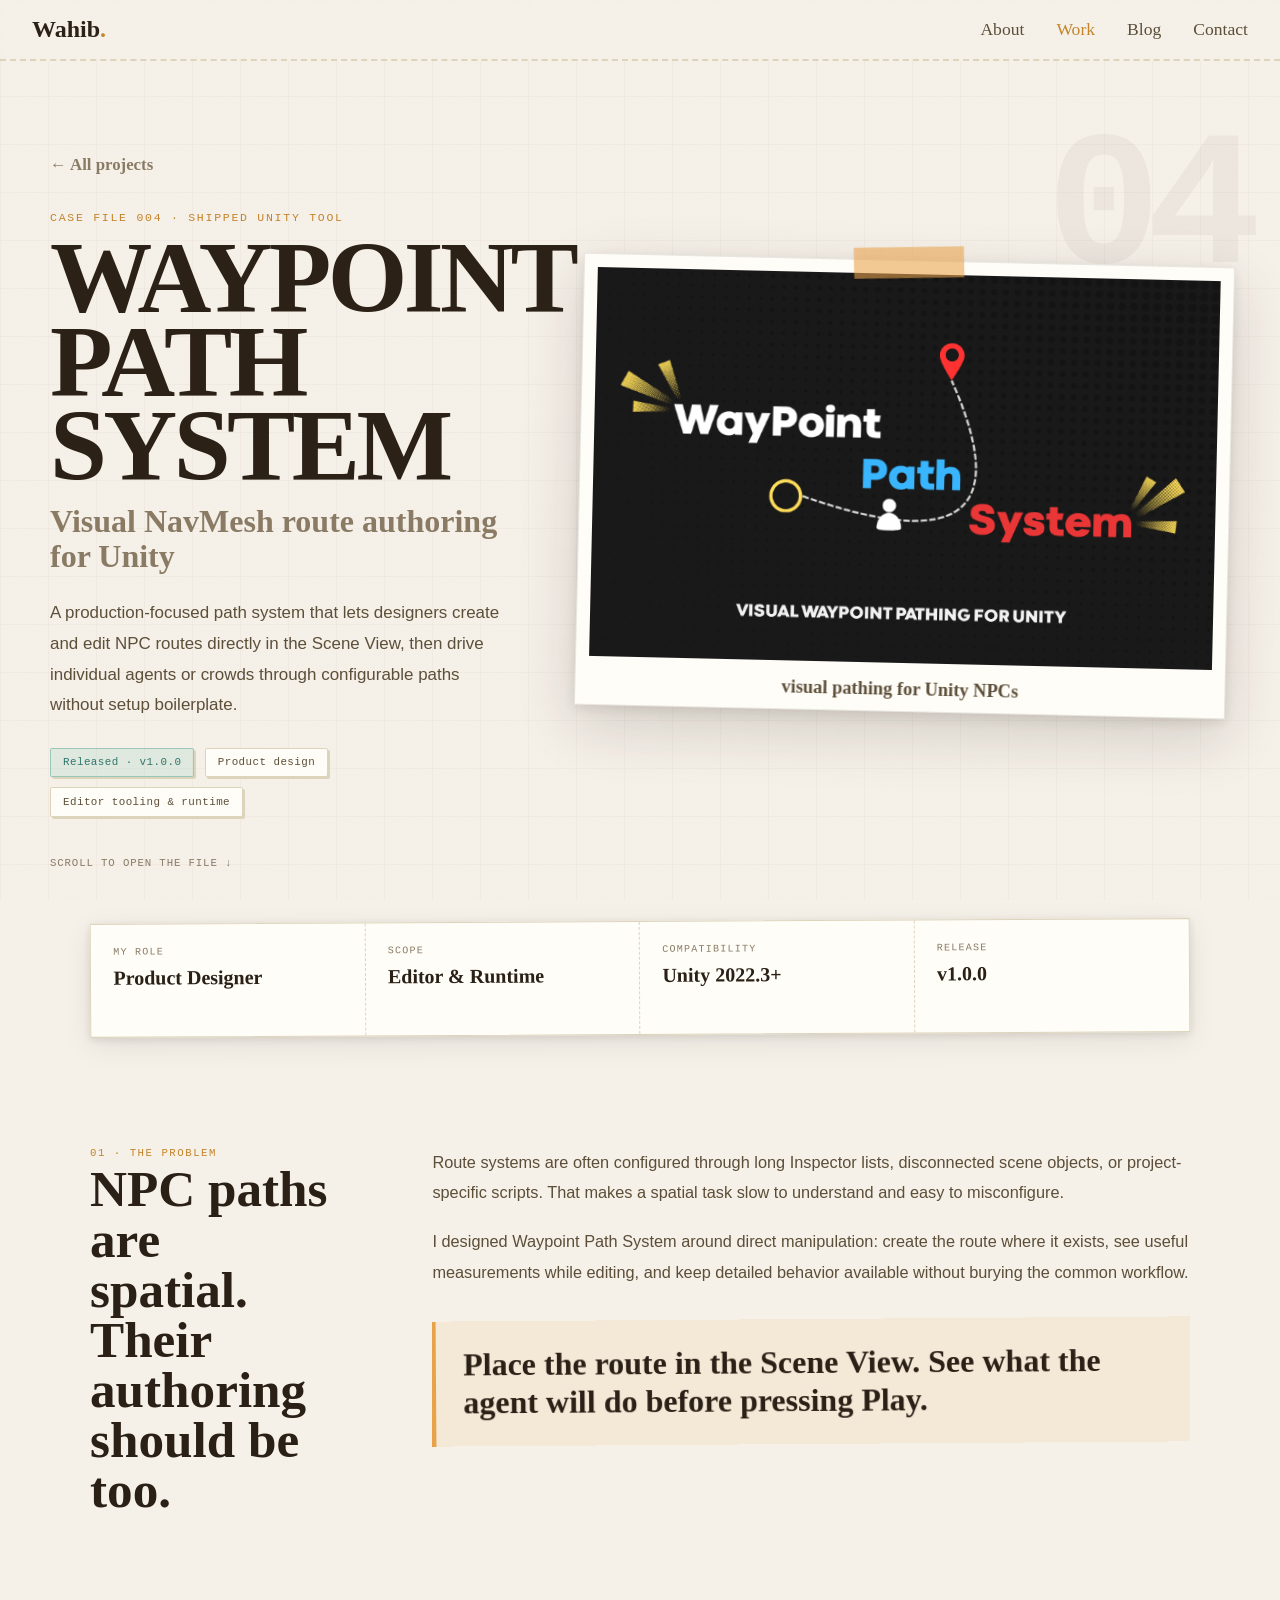
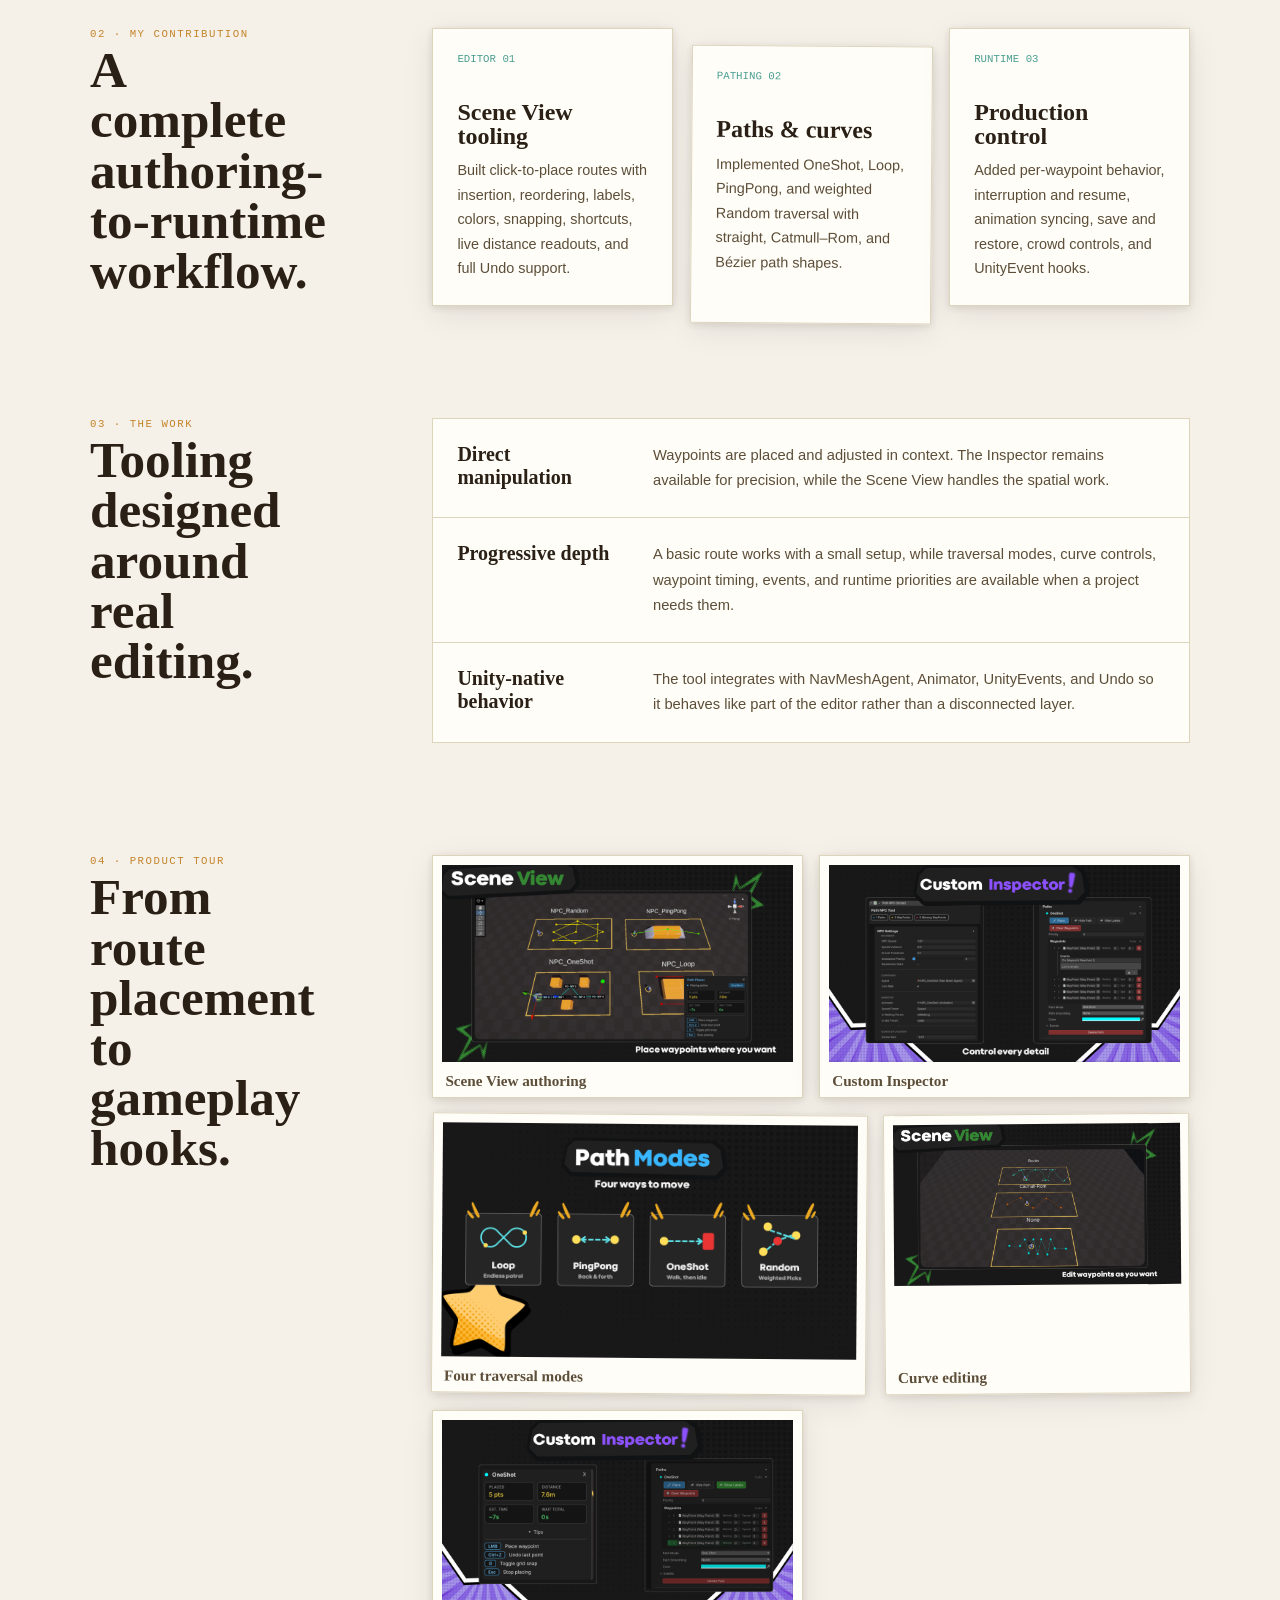
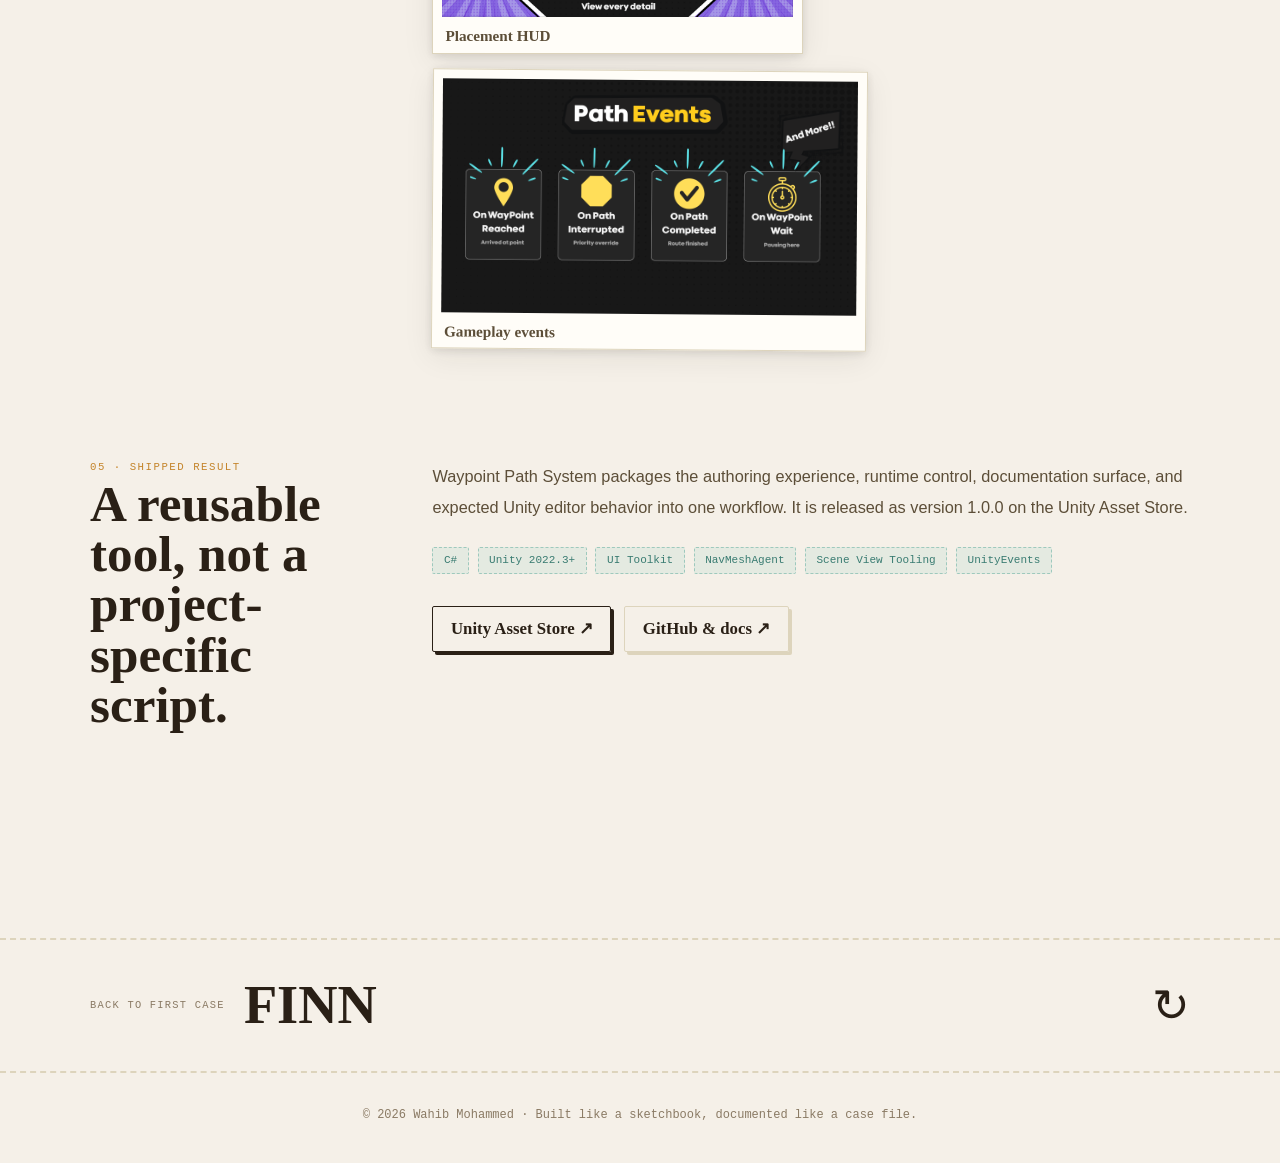
<file: project-waypoint-path-system.html>
<!DOCTYPE html>
<html lang="en" data-theme="light">
<head>
    <meta charset="UTF-8"><meta name="viewport" content="width=device-width, initial-scale=1.0">
    <meta http-equiv="Content-Security-Policy" content="default-src 'self'; script-src 'self'; style-src 'self' 'unsafe-inline' https://fonts.googleapis.com; font-src https://fonts.gstatic.com; img-src 'self' data: https:; object-src 'none'; base-uri 'self';">
    <title>Waypoint Path System — Project Case Study · Wahib Mohammed</title><meta name="description" content="Waypoint Path System case study: product design, Unity Scene View tooling, and NavMesh runtime work by Wahib Mohammed."><meta name="theme-color" content="#f5f0e8">
    <link rel="preconnect" href="https://fonts.googleapis.com"><link rel="preconnect" href="https://fonts.gstatic.com" crossorigin><link href="https://fonts.googleapis.com/css2?family=Caveat:wght@400;500;600;700&family=DM+Sans:ital,opsz,wght@0,9..40,300;0,9..40,400;0,9..40,500;0,9..40,600;1,9..40,300&family=JetBrains+Mono:wght@400;500&display=swap" rel="stylesheet"><link rel="stylesheet" href="project-detail.css"><script defer src="smooth-scroll.js"></script>
</head>
<body>
<nav id="navbar" aria-label="Main navigation"><a href="index.html" class="nav-logo">Wahib<span>.</span></a><ul class="nav-links"><li><a href="index.html#about" class="nav-link">About</a></li><li><a href="projects.html" class="nav-link active" aria-current="page">Work</a></li><li><a href="blog.html" class="nav-link">Blog</a></li><li><a href="index.html#contact" class="nav-link">Contact</a></li></ul></nav>
<main>
    <header class="case-hero" data-case="04"><div class="hero-copy"><a href="projects.html" class="back-link">← All projects</a><p class="case-label">Case file 004 · Shipped Unity tool</p><h1 class="case-title">WAYPOINT PATH SYSTEM</h1><p class="case-subtitle">Visual NavMesh route authoring for Unity</p><p class="case-lede">A production-focused path system that lets designers create and edit NPC routes directly in the Scene View, then drive individual agents or crowds through configurable paths without setup boilerplate.</p><div class="status-line"><span class="status-chip accent">Released · v1.0.0</span><span class="status-chip">Product design</span><span class="status-chip">Editor tooling &amp; runtime</span></div></div><figure class="hero-visual"><img src="images/pathnpc/banner.png" alt="Waypoint Path System product banner showing NPC route authoring in Unity"><figcaption class="hero-caption">visual pathing for Unity NPCs</figcaption></figure><span class="scroll-note">Scroll to open the file ↓</span></header>
    <div class="case-content">
        <section class="case-facts" aria-label="Project facts"><div class="fact"><span class="fact-label">My role</span><span class="fact-value">Product Designer</span></div><div class="fact"><span class="fact-label">Scope</span><span class="fact-value">Editor &amp; Runtime</span></div><div class="fact"><span class="fact-label">Compatibility</span><span class="fact-value">Unity 2022.3+</span></div><div class="fact"><span class="fact-label">Release</span><span class="fact-value">v1.0.0</span></div></section>
        <section class="story-section"><header><p class="section-kicker">01 · The problem</p><h2 class="section-title">NPC paths are spatial. Their authoring should be too.</h2></header><div class="story-body"><p>Route systems are often configured through long Inspector lists, disconnected scene objects, or project-specific scripts. That makes a spatial task slow to understand and easy to misconfigure.</p><p>I designed Waypoint Path System around direct manipulation: create the route where it exists, see useful measurements while editing, and keep detailed behavior available without burying the common workflow.</p><blockquote class="pull-quote">Place the route in the Scene View. See what the agent will do before pressing Play.</blockquote></div></section>
        <section class="story-section"><header><p class="section-kicker">02 · My contribution</p><h2 class="section-title">A complete authoring-to-runtime workflow.</h2></header><div class="contribution-grid"><article class="contribution-card" data-number="EDITOR 01"><h3>Scene View tooling</h3><p>Built click-to-place routes with insertion, reordering, labels, colors, snapping, shortcuts, live distance readouts, and full Undo support.</p></article><article class="contribution-card" data-number="PATHING 02"><h3>Paths &amp; curves</h3><p>Implemented OneShot, Loop, PingPong, and weighted Random traversal with straight, Catmull–Rom, and Bézier path shapes.</p></article><article class="contribution-card" data-number="RUNTIME 03"><h3>Production control</h3><p>Added per-waypoint behavior, interruption and resume, animation syncing, save and restore, crowd controls, and UnityEvent hooks.</p></article></div></section>
        <section class="story-section"><header><p class="section-kicker">03 · The work</p><h2 class="section-title">Tooling designed around real editing.</h2></header><div class="decision-list"><article class="decision"><h3>Direct manipulation</h3><p>Waypoints are placed and adjusted in context. The Inspector remains available for precision, while the Scene View handles the spatial work.</p></article><article class="decision"><h3>Progressive depth</h3><p>A basic route works with a small setup, while traversal modes, curve controls, waypoint timing, events, and runtime priorities are available when a project needs them.</p></article><article class="decision"><h3>Unity-native behavior</h3><p>The tool integrates with NavMeshAgent, Animator, UnityEvents, and Undo so it behaves like part of the editor rather than a disconnected layer.</p></article></div></section>
        <section class="story-section"><header><p class="section-kicker">04 · Product tour</p><h2 class="section-title">From route placement to gameplay hooks.</h2></header><div class="gallery"><a class="gallery-shot" href="images/pathnpc/scene-overview.png" target="_blank"><img src="images/pathnpc/scene-overview.png" alt="Four colored NPC waypoint routes in Unity Scene View"><span>Scene View authoring</span></a><a class="gallery-shot" href="images/pathnpc/inspector.png" target="_blank"><img src="images/pathnpc/inspector.png" alt="Waypoint Path System custom Inspector"><span>Custom Inspector</span></a><a class="gallery-shot" href="images/pathnpc/path-modes.png" target="_blank"><img src="images/pathnpc/path-modes.png" alt="Four available path traversal modes"><span>Four traversal modes</span></a><a class="gallery-shot" href="images/pathnpc/smoothing-scene.png" target="_blank"><img src="images/pathnpc/smoothing-scene.png" alt="Straight, Catmull-Rom, and Bezier paths in the Scene View"><span>Curve editing</span></a><a class="gallery-shot" href="images/pathnpc/scene-hud.png" target="_blank"><img src="images/pathnpc/scene-hud.png" alt="Waypoint placement HUD with live stats"><span>Placement HUD</span></a><a class="gallery-shot" href="images/pathnpc/events.png" target="_blank"><img src="images/pathnpc/events.png" alt="Waypoint Path System UnityEvents"><span>Gameplay events</span></a></div></section>
        <section class="story-section"><header><p class="section-kicker">05 · Shipped result</p><h2 class="section-title">A reusable tool, not a project-specific script.</h2></header><div class="story-body"><p>Waypoint Path System packages the authoring experience, runtime control, documentation surface, and expected Unity editor behavior into one workflow. It is released as version 1.0.0 on the Unity Asset Store.</p><div class="stack-list" aria-label="Technologies"><span>C#</span><span>Unity 2022.3+</span><span>UI Toolkit</span><span>NavMeshAgent</span><span>Scene View Tooling</span><span>UnityEvents</span></div><div class="case-actions"><a class="button" href="https://assetstore.unity.com/packages/tools/game-toolkits/waypoint-path-system-390624" target="_blank" rel="noopener">Unity Asset Store ↗</a><a class="button secondary" href="https://github.com/yqwz1/waypoint-path-system-tool" target="_blank" rel="noopener">GitHub &amp; docs ↗</a></div></div></section>
    </div>
</main>
<aside class="next-case"><a href="project-finn.html"><span class="next-label">Back to first case</span><span class="next-title">FINN</span><span class="next-arrow">↻</span></a></aside><footer>© 2026 Wahib Mohammed · Built like a sketchbook, documented like a case file.</footer>
</body>
</html>
</file>
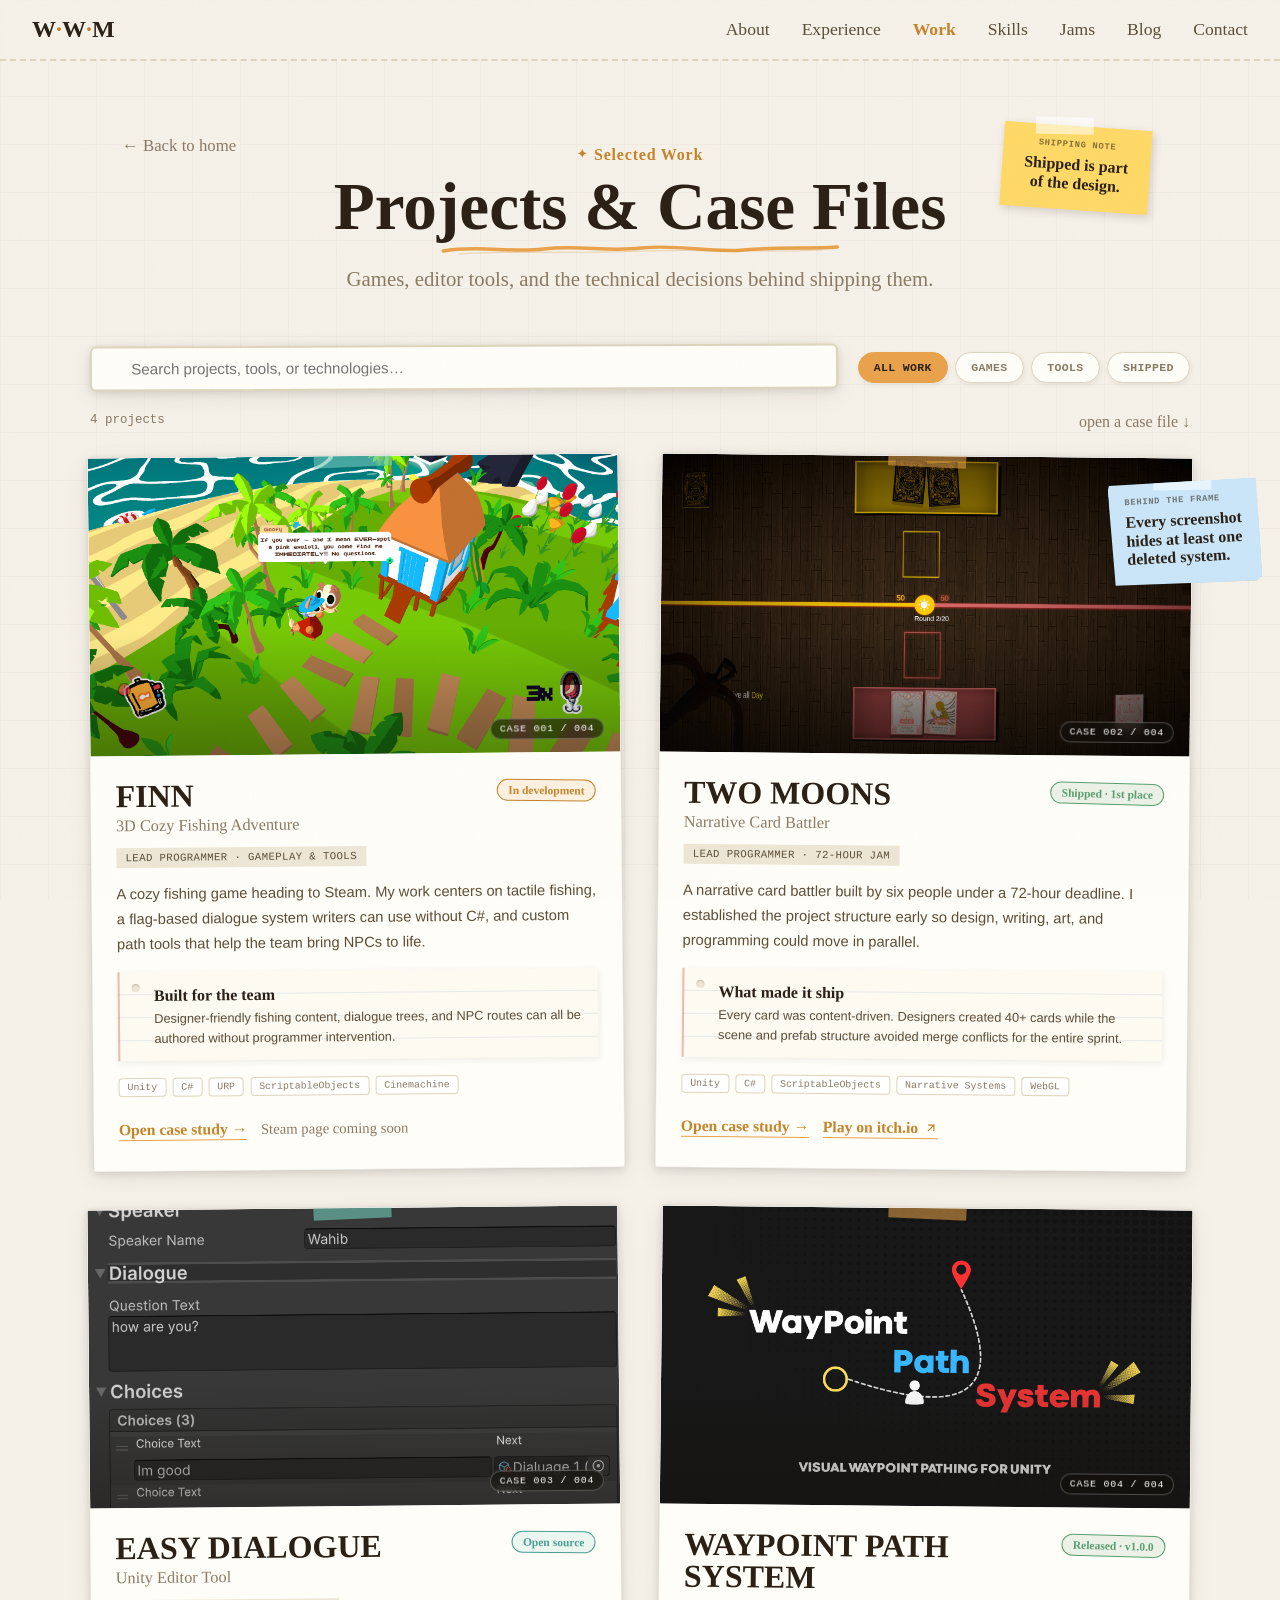
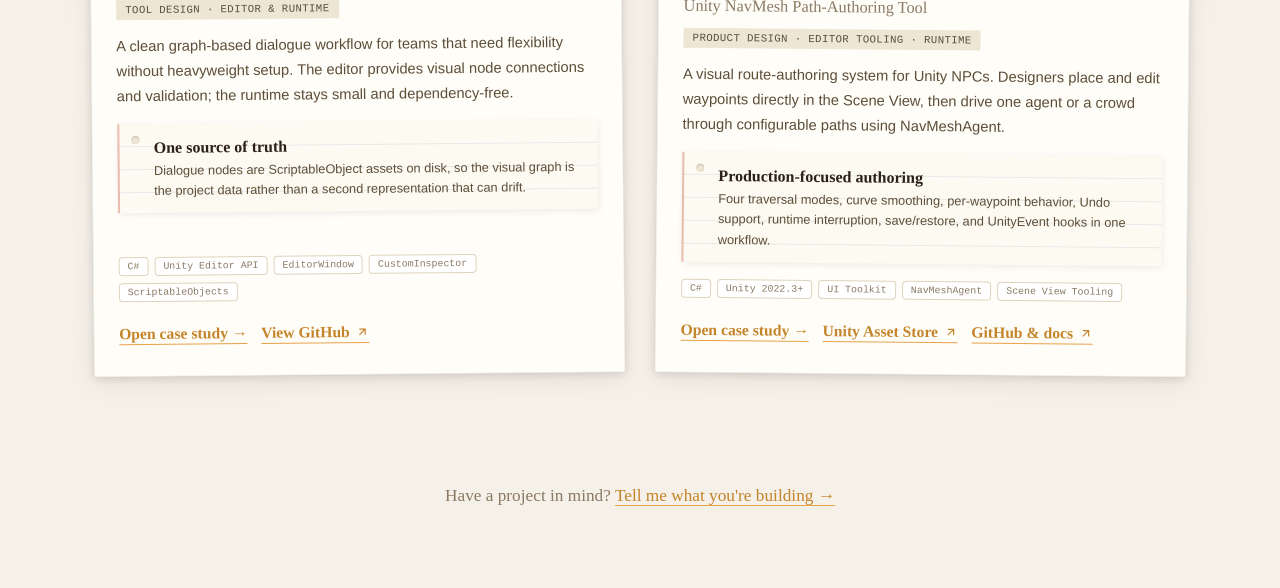
<file: projects.html>
<!DOCTYPE html>
<html lang="en" data-theme="light">
<head>
    <meta charset="UTF-8">
    <meta name="viewport" content="width=device-width, initial-scale=1.0">
    <meta http-equiv="Content-Security-Policy" content="default-src 'self'; script-src 'self' 'unsafe-inline'; style-src 'self' 'unsafe-inline' https://fonts.googleapis.com; font-src https://fonts.gstatic.com; img-src 'self' data: https:; object-src 'none'; base-uri 'self';">
    <title>Projects — Wahib Walaa Mohammed</title>
    <meta name="description" content="Games, Unity editor tools, and production systems built by Wahib Walaa Mohammed.">
    <meta name="theme-color" content="#f5f0e8">
    <link rel="preconnect" href="https://fonts.googleapis.com">
    <link rel="preconnect" href="https://fonts.gstatic.com" crossorigin>
    <link href="https://fonts.googleapis.com/css2?family=Caveat:wght@400;500;600;700&family=DM+Sans:ital,opsz,wght@0,9..40,300;0,9..40,400;0,9..40,500;0,9..40,600;1,9..40,300&family=JetBrains+Mono:wght@400;500&display=swap" rel="stylesheet">
    <script defer src="smooth-scroll.js"></script>
    <style>
        :root {
            --paper: #f5f0e8;
            --paper-dark: #ede6d4;
            --paper-darker: #ddd4bc;
            --paper-white: #fffdf8;
            --amber: #e8a24a;
            --amber-dark: #c4842a;
            --teal: #6ec6b5;
            --teal-dark: #4a9f91;
            --ink: #2a2016;
            --ink-light: #5c4e38;
            --ink-muted: #8a7a64;
            --red: #c9614a;
            --green: #5a9e6f;
            --purple: #8a6cc6;
            --font-hand: 'Caveat', cursive;
            --font-body: 'DM Sans', sans-serif;
            --font-mono: 'JetBrains Mono', monospace;
            --shadow-paper: 0 2px 8px rgba(42,32,22,.12), 0 6px 24px rgba(42,32,22,.07);
            --shadow-lift: 0 16px 45px rgba(42,32,22,.16), 0 3px 10px rgba(42,32,22,.1);
            --transition: 280ms cubic-bezier(.4,0,.2,1);
            --spring: 380ms cubic-bezier(.34,1.56,.64,1);
        }

        *, *::before, *::after { box-sizing: border-box; margin: 0; padding: 0; }
        html { scroll-behavior: smooth; }
        body {
            min-height: 100vh;
            overflow-x: hidden;
            background: var(--paper);
            color: var(--ink);
            font-family: var(--font-body);
        }
        body::before {
            content: '';
            position: fixed;
            inset: 0;
            z-index: -2;
            background-image:
                linear-gradient(rgba(139,121,96,.045) 1px, transparent 1px),
                linear-gradient(90deg, rgba(139,121,96,.045) 1px, transparent 1px);
            background-size: 48px 48px;
        }
        body::after {
            content: '';
            position: fixed;
            inset: 0;
            z-index: 9000;
            pointer-events: none;
            opacity: .8;
            background-image: url("data:image/svg+xml,%3Csvg xmlns='http://www.w3.org/2000/svg' width='300' height='300'%3E%3Cfilter id='n'%3E%3CfeTurbulence type='fractalNoise' baseFrequency='.75' numOctaves='4' stitchTiles='stitch'/%3E%3CfeColorMatrix type='saturate' values='0'/%3E%3C/filter%3E%3Crect width='300' height='300' filter='url(%23n)' opacity='.025'/%3E%3C/svg%3E");
        }

        a, button, input { -webkit-tap-highlight-color: transparent; }
        :focus-visible { outline: 3px solid var(--teal-dark); outline-offset: 4px; }
        .sr-only {
            position: absolute;
            width: 1px;
            height: 1px;
            padding: 0;
            margin: -1px;
            overflow: hidden;
            clip: rect(0,0,0,0);
            white-space: nowrap;
            border: 0;
        }

        #navbar {
            position: fixed;
            inset: 0 0 auto;
            z-index: 500;
            display: flex;
            align-items: center;
            justify-content: space-between;
            gap: 1.5rem;
            padding: 1rem 2rem;
            background: rgba(245,240,232,.93);
            border-bottom: 2px dashed var(--paper-darker);
            backdrop-filter: blur(14px);
        }
        .nav-logo {
            flex: 0 0 auto;
            color: var(--ink);
            font: 700 1.5rem var(--font-hand);
            text-decoration: none;
        }
        .nav-logo span { color: var(--amber-dark); }
        .nav-links {
            display: flex;
            align-items: center;
            gap: 2rem;
            list-style: none;
        }
        .nav-link {
            color: var(--ink-light);
            font: 500 1.1rem var(--font-hand);
            text-decoration: none;
            transition: color var(--transition);
            white-space: nowrap;
        }
        .nav-link:hover, .nav-link.active { color: var(--amber-dark); }
        .nav-link.active { font-weight: 700; }

        @keyframes settle-in {
            from { opacity: 0; transform: translateY(22px) rotate(var(--card-rotation, 0deg)); }
            to { opacity: 1; transform: translateY(0) rotate(var(--card-rotation, 0deg)); }
        }

        .page-header {
            position: relative;
            max-width: 1100px;
            margin: 0 auto;
            padding: 9rem 2rem 3.2rem;
            text-align: center;
        }
        .back-home {
            position: absolute;
            top: 8.5rem;
            left: 2rem;
            display: inline-flex;
            align-items: center;
            gap: .35rem;
            color: var(--ink-muted);
            font: 500 1.05rem var(--font-hand);
            text-decoration: none;
            transition: color var(--transition), transform var(--spring);
        }
        .back-home:hover { color: var(--amber-dark); transform: translateX(-3px); }
        .section-label {
            display: inline-flex;
            align-items: center;
            gap: .4rem;
            margin-bottom: .5rem;
            color: var(--amber-dark);
            font: 600 1rem var(--font-hand);
            letter-spacing: .05em;
        }
        .section-label::before { content: '✦'; font-size: .75rem; }
        .page-title {
            position: relative;
            display: inline-block;
            margin-bottom: 1.35rem;
            color: var(--ink);
            font: 700 clamp(2.7rem, 6vw, 4.2rem)/1.05 var(--font-hand);
        }
        .page-title-squiggle {
            position: absolute;
            right: 0;
            bottom: -15px;
            left: 0;
            width: 100%;
            height: 15px;
            overflow: visible;
        }
        .page-title-squiggle path {
            stroke-dasharray: none;
            stroke-dashoffset: 0;
            stroke-linecap: round;
            stroke-linejoin: round;
            shape-rendering: geometricPrecision;
        }
        .page-subtitle {
            max-width: 650px;
            margin: 0 auto;
            color: var(--ink-muted);
            font: 500 1.3rem/1.45 var(--font-hand);
        }
        .header-note {
            position: absolute;
            top: 7.9rem;
            right: 2.5rem;
            width: 148px;
            padding: .95rem .9rem 1.05rem;
            background: #ffd966;
            box-shadow: 2px 3px 8px rgba(42,32,22,.16);
            color: var(--ink);
            font: 600 1rem/1.14 var(--font-hand);
            transform: rotate(4deg);
        }
        .header-note::before {
            content: '';
            position: absolute;
            top: -8px;
            left: 31px;
            width: 58px;
            height: 17px;
            background: rgba(255,255,255,.55);
            transform: rotate(-3deg);
        }
        .note-label {
            display: block;
            margin-bottom: .4rem;
            font: 700 .55rem/1 var(--font-mono);
            letter-spacing: .08em;
            text-transform: uppercase;
            opacity: .56;
        }
        .archive-note {
            position: absolute;
            top: 8.5rem;
            right: 1.25rem;
            z-index: 5;
            width: 150px;
            padding: .95rem 1rem 1.1rem;
            background: #c9e5f7;
            color: #2a2016;
            font: 600 1rem/1.15 var(--font-hand);
            transform: rotate(-3deg);
            box-shadow: 3px 4px 0 rgba(42,32,22,.12), 0 8px 16px rgba(42,32,22,.08);
            clip-path: polygon(1% 1%,99% 0,100% 96%,96% 100%,2% 98%,0 5%);
        }
        .archive-note::before {
            content: '';
            position: absolute;
            top: -9px;
            left: 46px;
            width: 58px;
            height: 18px;
            background: rgba(255,255,255,.58);
            transform: rotate(2deg);
        }

        #projects-page { position: relative; padding: 0 2rem 6rem; }
        .project-controls {
            display: grid;
            grid-template-columns: minmax(260px, 1fr) auto;
            align-items: center;
            gap: 1.25rem;
            max-width: 1100px;
            margin: 0 auto 2.75rem;
        }
        .project-search-wrap { position: relative; }
        .project-search-icon {
            position: absolute;
            top: 50%;
            left: .9rem;
            width: 16px;
            height: 16px;
            color: var(--ink-muted);
            pointer-events: none;
            transform: translateY(-50%);
        }
        .project-search {
            width: 100%;
            padding: .75rem 1rem .75rem 2.45rem;
            border: 2px solid var(--paper-darker);
            border-radius: 6px;
            background: var(--paper-white);
            box-shadow: var(--shadow-paper);
            color: var(--ink);
            font: 400 .95rem var(--font-body);
            transform: rotate(-.25deg);
            transition: border-color var(--transition), box-shadow var(--transition), transform var(--transition);
        }
        .project-search:focus {
            border-color: var(--amber);
            box-shadow: var(--shadow-paper), 0 0 0 3px rgba(232,162,74,.15);
            outline: none;
            transform: rotate(0);
        }
        .filters { display: flex; flex-wrap: wrap; justify-content: flex-end; gap: .45rem; }
        .filter-btn {
            border: 1.5px solid var(--paper-darker);
            border-radius: 999px;
            padding: .52rem .95rem;
            background: var(--paper-white);
            box-shadow: 1px 2px 5px rgba(42,32,22,.07);
            color: var(--ink-muted);
            cursor: pointer;
            font: 600 .72rem var(--font-mono);
            letter-spacing: .03em;
            text-transform: uppercase;
            transition: color var(--transition), border-color var(--transition), background var(--transition), transform var(--spring);
        }
        .filter-btn:hover { border-color: var(--amber); color: var(--amber-dark); transform: translateY(-2px); }
        .filter-btn.active { border-color: var(--amber); background: var(--amber); color: var(--ink); }
        .results-meta {
            display: flex;
            justify-content: space-between;
            max-width: 1100px;
            margin: -1.3rem auto 1.5rem;
            color: var(--ink-muted);
            font: 500 .78rem var(--font-mono);
        }
        .results-meta span:last-child { font-family: var(--font-hand); font-size: 1rem; }

        .projects-grid {
            display: grid;
            grid-template-columns: repeat(2, minmax(0, 1fr));
            gap: 2.25rem;
            max-width: 1100px;
            margin: 0 auto;
        }
        .project-card {
            --card-rotation: -.55deg;
            position: relative;
            display: flex;
            min-width: 0;
            flex-direction: column;
            overflow: hidden;
            border: 1px solid rgba(42,32,22,.1);
            border-radius: 3px;
            background: var(--paper-white);
            box-shadow: var(--shadow-paper);
            transform: rotate(var(--card-rotation));
            animation: settle-in .65s both;
            transition: transform var(--spring), box-shadow var(--transition);
        }
        .project-card:nth-child(even) { --card-rotation: .55deg; animation-delay: .08s; }
        .project-card:nth-child(3) { animation-delay: .14s; }
        .project-card:nth-child(4) { animation-delay: .2s; }
        .project-card:hover { z-index: 3; box-shadow: var(--shadow-lift); transform: rotate(0) translateY(-5px); }
        .project-card:has(.project-card-detail:focus-visible) {
            z-index: 3;
            outline: 3px solid var(--teal-dark);
            outline-offset: 5px;
            box-shadow: var(--shadow-lift);
        }
        .project-card[hidden] { display: none; }
        .project-card-detail {
            position: absolute;
            inset: 0;
            z-index: 1;
            border-radius: 3px;
        }
        .project-card-detail:focus-visible { outline: 0; }
        .project-card::before {
            content: '';
            position: absolute;
            top: -9px;
            left: 50%;
            z-index: 4;
            width: 78px;
            height: 20px;
            background: rgba(110,198,181,.62);
            box-shadow: 0 1px 2px rgba(42,32,22,.12);
            transform: translateX(-50%) rotate(-2deg);
        }
        .project-card:nth-child(even)::before { background: rgba(232,162,74,.55); transform: translateX(-50%) rotate(2deg); }
        .project-visual {
            position: relative;
            aspect-ratio: 16 / 9;
            overflow: hidden;
            background: var(--ink);
        }
        .project-visual::after {
            content: '';
            position: absolute;
            inset: 0;
            pointer-events: none;
            background: linear-gradient(to top, rgba(18,14,10,.34), transparent 42%);
        }
        .project-visual img {
            width: 100%;
            height: 100%;
            display: block;
            object-fit: cover;
            transition: transform 650ms cubic-bezier(.2,.8,.2,1);
        }
        .project-card:hover .project-visual img { transform: scale(1.035); }
        .project-index {
            position: absolute;
            right: 1rem;
            bottom: .8rem;
            z-index: 2;
            padding: .25rem .55rem;
            border: 1px solid rgba(255,255,255,.25);
            border-radius: 999px;
            background: rgba(18,14,10,.58);
            color: #fff;
            font: 500 .62rem var(--font-mono);
            letter-spacing: .08em;
            backdrop-filter: blur(5px);
        }
        .project-body {
            display: flex;
            flex: 1;
            flex-direction: column;
            padding: 1.5rem 1.55rem 1.6rem;
        }
        .project-topline {
            display: flex;
            align-items: flex-start;
            justify-content: space-between;
            gap: 1rem;
            margin-bottom: .55rem;
        }
        .project-title { color: var(--ink); font: 700 2rem/1 var(--font-hand); }
        .project-kind { margin-top: .25rem; color: var(--ink-muted); font: 500 1.02rem var(--font-hand); }
        .status {
            flex: 0 0 auto;
            margin-top: .15rem;
            padding: .25rem .65rem;
            border: 1px solid currentColor;
            border-radius: 999px;
            font: 600 .72rem var(--font-hand);
            transform: rotate(1deg);
        }
        .status.dev { background: rgba(232,162,74,.13); color: var(--amber-dark); }
        .status.shipped { background: rgba(90,158,111,.12); color: var(--green); }
        .status.open { background: rgba(110,198,181,.13); color: var(--teal-dark); }
        .project-role {
            width: fit-content;
            margin: .2rem 0 .9rem;
            padding: .24rem .58rem;
            background: var(--paper-dark);
            color: var(--ink-light);
            font: 500 .67rem var(--font-mono);
            letter-spacing: .035em;
        }
        .project-desc { margin-bottom: 1rem; color: var(--ink-light); font-size: .92rem; line-height: 1.68; }
        .project-outcome {
            position: relative;
            margin-bottom: 1.05rem;
            padding: .68rem .8rem .72rem 2.15rem;
            border-left: 2px solid rgba(201,97,74,.4);
            background:
                repeating-linear-gradient(to bottom, transparent 0, transparent 22px, rgba(116,146,182,.16) 22px, rgba(116,146,182,.16) 23px),
                #fdfaf2;
            box-shadow: 1px 2px 6px rgba(42,32,22,.08);
            color: var(--ink-light);
            font-size: .8rem;
            line-height: 1.6;
        }
        .project-outcome strong { color: var(--ink); font-family: var(--font-hand); font-size: 1rem; }
        .project-outcome::before {
            content: '';
            position: absolute;
            top: 12px;
            left: .75rem;
            width: 8px;
            height: 8px;
            border-radius: 50%;
            background: var(--paper-dark);
            box-shadow: inset 0 1px 2px rgba(42,32,22,.22);
        }
        .tech-tags { display: flex; flex-wrap: wrap; gap: .38rem; margin-top: auto; margin-bottom: 1.15rem; }
        .tech-tag {
            padding: .2rem .5rem;
            border: 1.5px solid var(--paper-darker);
            border-radius: 4px;
            background: #fff;
            color: var(--ink-muted);
            font: 400 .62rem var(--font-mono);
        }
        .project-links { position: relative; z-index: 2; display: flex; flex-wrap: wrap; align-items: center; gap: .85rem; min-height: 30px; }
        .project-link {
            display: inline-flex;
            align-items: center;
            gap: .35rem;
            padding-bottom: 1px;
            border-bottom: 1.5px solid var(--amber);
            color: var(--amber-dark);
            font: 600 .98rem var(--font-hand);
            text-decoration: none;
            transition: color var(--transition), transform var(--spring);
        }
        .project-link:hover { color: var(--ink); transform: translateY(-1px); }
        .project-link svg { width: 14px; height: 14px; }
        .coming-soon { color: var(--ink-muted); font: 500 .92rem var(--font-hand); }
        .no-results {
            max-width: 1100px;
            margin: 1rem auto 0;
            padding: 3rem 1rem;
            text-align: center;
            color: var(--ink-muted);
            font: 600 1.4rem var(--font-hand);
        }

        .projects-footer {
            max-width: 1100px;
            margin: 0 auto;
            padding: 1rem 2rem 5rem;
            text-align: center;
            color: var(--ink-muted);
            font: 500 1.08rem var(--font-hand);
        }
        .projects-footer a { color: var(--amber-dark); text-decoration: none; border-bottom: 1.5px solid var(--amber); }

        @media (max-width: 900px) {
            .header-note, .archive-note { display: none; }
            .project-controls { grid-template-columns: 1fr; }
            .filters { justify-content: flex-start; }
        }
        @media (max-width: 760px) {
            #navbar { padding: .9rem 1rem; }
            .nav-links { gap: 1rem; overflow-x: auto; padding-bottom: .2rem; scrollbar-width: none; }
            .nav-links::-webkit-scrollbar { display: none; }
            .nav-link { font-size: .95rem; }
            .page-header { padding: 7rem 1.25rem 2.7rem; }
            .back-home { position: static; display: block; margin-bottom: 1rem; text-align: left; }
            #projects-page { padding: 0 1.15rem 4rem; }
            .projects-grid { grid-template-columns: 1fr; gap: 2rem; }
            .results-meta { align-items: flex-start; gap: .5rem; }
        }
        @media (max-width: 470px) {
            .nav-logo { display: none; }
            .nav-links { width: 100%; }
            .project-topline { flex-direction: column; gap: .35rem; }
            .status { margin: 0; }
            .project-body { padding: 1.3rem 1.15rem 1.4rem; }
            .filters { gap: .35rem; }
            .filter-btn { padding: .47rem .72rem; font-size: .64rem; }
            .results-meta span:last-child { display: none; }
        }

        /* Phone edition: quick project scan; desktop keeps the case studies. */
        @media (max-width: 600px) {
            body::after { opacity: .35; }
            #navbar { padding: .75rem 1rem; }
            .nav-logo { display: block; font-size: 1.3rem; }
            .nav-links { width: auto; gap: .9rem; overflow: visible; padding: 0; }
            .nav-links li:nth-child(1),
            .nav-links li:nth-child(2),
            .nav-links li:nth-child(4),
            .nav-links li:nth-child(5) { display: none; }
            .nav-link { font-size: .9rem; }

            .page-header { padding: 6.5rem 1rem 2rem; text-align: left; }
            .back-home, .header-note { display: none; }
            .section-label { font-size: .88rem; }
            .page-title { margin-bottom: .9rem; font-size: 2.55rem; }
            .page-subtitle { margin: 0; max-width: 19rem; font-size: 1.08rem; }

            #projects-page { padding: 0 1rem 3rem; }
            .project-controls { display: block; margin-bottom: 1.25rem; }
            .project-search-wrap, .results-meta { display: none; }
            .filters { justify-content: flex-start; gap: .4rem; }
            .filter-btn { padding: .45rem .72rem; font-size: .62rem; }
            .filter-btn[data-filter="shipped"] { display: none; }

            .projects-grid { gap: .9rem; }
            .project-card,
            .project-card:hover {
                display: grid;
                grid-template-columns: 108px minmax(0, 1fr);
                min-height: 128px;
                overflow: hidden;
                border-radius: 8px;
                transform: none;
                animation: none;
                box-shadow: 0 2px 10px rgba(42,32,22,.1);
            }
            .project-card::before { display: none; }
            .project-visual { min-height: 100%; aspect-ratio: auto; }
            .project-visual img { height: 100%; object-fit: cover; }
            .project-index { display: none; }
            .project-body { display: block; padding: .95rem .9rem; }
            .project-topline { display: block; margin: 0; }
            .project-title { font-size: 1.45rem; line-height: .95; }
            .project-kind { margin-top: .3rem; font-size: .88rem; line-height: 1.05; }
            .status { display: inline-block; margin: .55rem 0 0; font-size: .64rem; }
            .project-role, .project-desc, .project-outcome, .tech-tags { display: none; }
            .project-links { min-height: 0; margin-top: .65rem; gap: .6rem; }
            .project-link, .coming-soon { font-size: .82rem; line-height: 1.15; }
            .project-link svg { display: none; }

            .projects-footer { padding: .5rem 1rem 3rem; font-size: 1rem; }
        }
        @media (prefers-reduced-motion: reduce) {
            *, *::before, *::after { scroll-behavior: auto !important; animation-duration: .01ms !important; animation-iteration-count: 1 !important; transition-duration: .01ms !important; }
        }
    </style>
</head>
<body>
<nav id="navbar" aria-label="Main navigation">
    <a href="index.html" class="nav-logo">W<span>·</span>W<span>·</span>M</a>
    <ul class="nav-links">
        <li><a href="index.html#about" class="nav-link">About</a></li>
        <li><a href="index.html#experience" class="nav-link">Experience</a></li>
        <li><a href="projects.html" class="nav-link active" aria-current="page">Work</a></li>
        <li><a href="index.html#skills" class="nav-link">Skills</a></li>
        <li><a href="index.html#jams" class="nav-link">Jams</a></li>
        <li><a href="blog.html" class="nav-link">Blog</a></li>
        <li><a href="index.html#contact" class="nav-link">Contact</a></li>
    </ul>
</nav>

<main>
    <header class="page-header">
        <a href="index.html" class="back-home">← Back to home</a>
        <div class="section-label">Selected Work</div><br>
        <h1 class="page-title">
            Projects &amp; Case Files
            <svg class="page-title-squiggle" viewBox="0 0 400 15" aria-hidden="true">
                <path d="M3 9 C37 3 70 11 103 7 C139 3 168 10 201 6 C238 2 269 11 303 8 C338 5 368 7 397 5" stroke="#e8a24a" stroke-width="3.5" fill="none"/>
                <path d="M19 12 C84 8 139 12 203 9 C266 7 326 11 382 8" stroke="#c4842a" stroke-width="1.05" opacity="0.28" fill="none"/>
            </svg>
        </h1>
        <p class="page-subtitle">Games, editor tools, and the technical decisions behind shipping them.</p>
        <aside class="header-note">
            <span class="note-label">shipping note</span>
            Shipped is part of the design.
        </aside>
    </header>

    <section id="projects-page" aria-label="Project archive">
        <aside class="archive-note">
            <span class="note-label">behind the frame</span>
            Every screenshot hides at least one deleted system.
        </aside>
        <div class="project-controls">
            <div class="project-search-wrap">
                <svg class="project-search-icon" viewBox="0 0 24 24" fill="none" stroke="currentColor" stroke-width="2" stroke-linecap="round" aria-hidden="true">
                    <circle cx="11" cy="11" r="7"></circle><path d="m20 20-4-4"></path>
                </svg>
                <label for="project-search" class="sr-only">Search projects</label>
                <input type="search" id="project-search" class="project-search" placeholder="Search projects, tools, or technologies…" autocomplete="off">
            </div>
            <div class="filters" aria-label="Filter projects">
                <button type="button" class="filter-btn active" data-filter="all" aria-pressed="true">All work</button>
                <button type="button" class="filter-btn" data-filter="game" aria-pressed="false">Games</button>
                <button type="button" class="filter-btn" data-filter="tool" aria-pressed="false">Tools</button>
                <button type="button" class="filter-btn" data-filter="shipped" aria-pressed="false">Shipped</button>
            </div>
        </div>

        <div class="results-meta" aria-live="polite">
            <span id="project-count">4 projects</span>
            <span>open a case file ↓</span>
        </div>

        <div class="projects-grid" id="projects-grid">
            <article class="project-card" data-kind="game development" data-status="development" data-search="finn cozy fishing game unity c# urp scriptableobjects cinemachine textmeshpro dialogue npc path steam">
                <a href="project-finn.html" class="project-card-detail"><span class="sr-only">Open the FINN project case study</span></a>
                <div class="project-visual">
                    <img src="images/finn/image9.png" alt="FINN game scene showing a wooden dock by the water">
                    <span class="project-index">CASE 001 / 004</span>
                </div>
                <div class="project-body">
                    <div class="project-topline">
                        <div>
                            <h2 class="project-title">FINN</h2>
                            <p class="project-kind">3D Cozy Fishing Adventure</p>
                        </div>
                        <span class="status dev">In development</span>
                    </div>
                    <p class="project-role">LEAD PROGRAMMER · GAMEPLAY &amp; TOOLS</p>
                    <p class="project-desc">A cozy fishing game heading to Steam. My work centers on tactile fishing, a flag-based dialogue system writers can use without C#, and custom path tools that help the team bring NPCs to life.</p>
                    <div class="project-outcome"><strong>Built for the team</strong><br>Designer-friendly fishing content, dialogue trees, and NPC routes can all be authored without programmer intervention.</div>
                    <div class="tech-tags" aria-label="Technologies">
                        <span class="tech-tag">Unity</span><span class="tech-tag">C#</span><span class="tech-tag">URP</span><span class="tech-tag">ScriptableObjects</span><span class="tech-tag">Cinemachine</span>
                    </div>
                    <div class="project-links"><a href="project-finn.html" class="project-link">Open case study →</a><span class="coming-soon">Steam page coming soon</span></div>
                </div>
            </article>

            <article class="project-card" data-kind="game shipped" data-status="shipped" data-search="two moons narrative card battler unity c# scriptableobjects webgl game jam shipped first place">
                <a href="project-two-moons.html" class="project-card-detail"><span class="sr-only">Open the TWO MOONS project case study</span></a>
                <div class="project-visual">
                    <img src="images/two-moons/image3.png" alt="Two Moons narrative card battler gameplay">
                    <span class="project-index">CASE 002 / 004</span>
                </div>
                <div class="project-body">
                    <div class="project-topline">
                        <div>
                            <h2 class="project-title">TWO MOONS</h2>
                            <p class="project-kind">Narrative Card Battler</p>
                        </div>
                        <span class="status shipped">Shipped · 1st place</span>
                    </div>
                    <p class="project-role">LEAD PROGRAMMER · 72-HOUR JAM</p>
                    <p class="project-desc">A narrative card battler built by six people under a 72-hour deadline. I established the project structure early so design, writing, art, and programming could move in parallel.</p>
                    <div class="project-outcome"><strong>What made it ship</strong><br>Every card was content-driven. Designers created 40+ cards while the scene and prefab structure avoided merge conflicts for the entire sprint.</div>
                    <div class="tech-tags" aria-label="Technologies">
                        <span class="tech-tag">Unity</span><span class="tech-tag">C#</span><span class="tech-tag">ScriptableObjects</span><span class="tech-tag">Narrative Systems</span><span class="tech-tag">WebGL</span>
                    </div>
                    <div class="project-links">
                        <a href="project-two-moons.html" class="project-link">Open case study →</a>
                        <a href="https://yqwz1.itch.io" target="_blank" rel="noopener" class="project-link">Play on itch.io
                            <svg viewBox="0 0 24 24" fill="none" stroke="currentColor" stroke-width="2" aria-hidden="true"><path d="M7 17 17 7M7 7h10v10"/></svg>
                        </a>
                    </div>
                </div>
            </article>

            <article class="project-card" data-kind="tool" data-status="open source" data-search="easy dialogue unity editor tool c# editorwindow custom inspector scriptableobjects graph open source">
                <a href="project-easy-dialogue.html" class="project-card-detail"><span class="sr-only">Open the EASY DIALOGUE project case study</span></a>
                <div class="project-visual">
                    <img src="images/easy-dialogue/image.png" alt="Easy Dialogue graph editor inside Unity">
                    <span class="project-index">CASE 003 / 004</span>
                </div>
                <div class="project-body">
                    <div class="project-topline">
                        <div>
                            <h2 class="project-title">EASY DIALOGUE</h2>
                            <p class="project-kind">Unity Editor Tool</p>
                        </div>
                        <span class="status open">Open source</span>
                    </div>
                    <p class="project-role">TOOL DESIGN · EDITOR &amp; RUNTIME</p>
                    <p class="project-desc">A clean graph-based dialogue workflow for teams that need flexibility without heavyweight setup. The editor provides visual node connections and validation; the runtime stays small and dependency-free.</p>
                    <div class="project-outcome"><strong>One source of truth</strong><br>Dialogue nodes are ScriptableObject assets on disk, so the visual graph is the project data rather than a second representation that can drift.</div>
                    <div class="tech-tags" aria-label="Technologies">
                        <span class="tech-tag">C#</span><span class="tech-tag">Unity Editor API</span><span class="tech-tag">EditorWindow</span><span class="tech-tag">CustomInspector</span><span class="tech-tag">ScriptableObjects</span>
                    </div>
                    <div class="project-links">
                        <a href="project-easy-dialogue.html" class="project-link">Open case study →</a>
                        <a href="https://github.com/yqwz1" target="_blank" rel="noopener" class="project-link">View GitHub
                            <svg viewBox="0 0 24 24" fill="none" stroke="currentColor" stroke-width="2" aria-hidden="true"><path d="M7 17 17 7M7 7h10v10"/></svg>
                        </a>
                    </div>
                </div>
            </article>

            <article class="project-card" data-kind="tool shipped" data-status="shipped" data-search="waypoint path system unity navmesh path authoring tool c# ui toolkit scene view navmeshagent unityevents asset store shipped">
                <a href="project-waypoint-path-system.html" class="project-card-detail"><span class="sr-only">Open the WAYPOINT PATH SYSTEM project case study</span></a>
                <div class="project-visual">
                    <img src="images/pathnpc/banner.png" alt="Waypoint Path System banner showing visual NPC path authoring in Unity">
                    <span class="project-index">CASE 004 / 004</span>
                </div>
                <div class="project-body">
                    <div class="project-topline">
                        <div>
                            <h2 class="project-title">WAYPOINT PATH SYSTEM</h2>
                            <p class="project-kind">Unity NavMesh Path-Authoring Tool</p>
                        </div>
                        <span class="status shipped">Released · v1.0.0</span>
                    </div>
                    <p class="project-role">PRODUCT DESIGN · EDITOR TOOLING · RUNTIME</p>
                    <p class="project-desc">A visual route-authoring system for Unity NPCs. Designers place and edit waypoints directly in the Scene View, then drive one agent or a crowd through configurable paths using NavMeshAgent.</p>
                    <div class="project-outcome"><strong>Production-focused authoring</strong><br>Four traversal modes, curve smoothing, per-waypoint behavior, Undo support, runtime interruption, save/restore, and UnityEvent hooks in one workflow.</div>
                    <div class="tech-tags" aria-label="Technologies">
                        <span class="tech-tag">C#</span><span class="tech-tag">Unity 2022.3+</span><span class="tech-tag">UI Toolkit</span><span class="tech-tag">NavMeshAgent</span><span class="tech-tag">Scene View Tooling</span>
                    </div>
                    <div class="project-links">
                        <a href="project-waypoint-path-system.html" class="project-link">Open case study →</a>
                        <a href="https://assetstore.unity.com/packages/tools/game-toolkits/waypoint-path-system-390624" target="_blank" rel="noopener" class="project-link">Unity Asset Store
                            <svg viewBox="0 0 24 24" fill="none" stroke="currentColor" stroke-width="2" aria-hidden="true"><path d="M7 17 17 7M7 7h10v10"/></svg>
                        </a>
                        <a href="https://github.com/yqwz1/waypoint-path-system-tool" target="_blank" rel="noopener" class="project-link">GitHub &amp; docs
                            <svg viewBox="0 0 24 24" fill="none" stroke="currentColor" stroke-width="2" aria-hidden="true"><path d="M7 17 17 7M7 7h10v10"/></svg>
                        </a>
                    </div>
                </div>
            </article>
        </div>

        <div id="no-results" class="no-results" hidden>No project matches that search. Try a technology or choose another filter.</div>
    </section>
</main>

<footer class="projects-footer">
    Have a project in mind? <a href="index.html#contact">Tell me what you're building →</a>
</footer>

<script>
(() => {
    const search = document.getElementById('project-search');
    const cards = [...document.querySelectorAll('.project-card')];
    const buttons = [...document.querySelectorAll('.filter-btn')];
    const count = document.getElementById('project-count');
    const noResults = document.getElementById('no-results');
    let activeFilter = 'all';

    function applyFilters() {
        const query = search.value.trim().toLowerCase();
        let visible = 0;

        cards.forEach(card => {
            const matchesQuery = !query || card.dataset.search.includes(query);
            const matchesFilter = activeFilter === 'all'
                || card.dataset.kind.includes(activeFilter)
                || card.dataset.status.includes(activeFilter);
            const show = matchesQuery && matchesFilter;
            card.hidden = !show;
            if (show) visible += 1;
        });

        count.textContent = visible + (visible === 1 ? ' project' : ' projects');
        noResults.hidden = visible !== 0;
    }

    buttons.forEach(button => {
        button.addEventListener('click', () => {
            activeFilter = button.dataset.filter;
            buttons.forEach(item => {
                const active = item === button;
                item.classList.toggle('active', active);
                item.setAttribute('aria-pressed', active ? 'true' : 'false');
            });
            applyFilters();
        });
    });

    search.addEventListener('input', applyFilters);
})();
</script>
</body>
</html>
</file>
<file: project-detail.css>
:root {
    --paper: #f5f0e8;
    --paper-dark: #ede6d4;
    --paper-darker: #ddd4bc;
    --paper-white: #fffdf8;
    --amber: #e8a24a;
    --amber-dark: #c4842a;
    --teal: #6ec6b5;
    --teal-dark: #4a9f91;
    --ink: #2a2016;
    --ink-light: #5c4e38;
    --ink-muted: #8a7a64;
    --red: #c9614a;
    --green: #5a9e6f;
    --purple: #8a6cc6;
    --font-hand: 'Caveat', cursive;
    --font-body: 'DM Sans', sans-serif;
    --font-mono: 'JetBrains Mono', monospace;
    --shadow-paper: 0 2px 8px rgba(42,32,22,.12), 0 8px 30px rgba(42,32,22,.08);
    --shadow-lift: 0 20px 55px rgba(42,32,22,.16), 0 4px 12px rgba(42,32,22,.1);
    --ease: 280ms cubic-bezier(.4,0,.2,1);
}

*, *::before, *::after { box-sizing: border-box; margin: 0; padding: 0; }
html { scroll-behavior: smooth; }
body {
    min-height: 100vh;
    overflow-x: hidden;
    background: var(--paper);
    color: var(--ink);
    font-family: var(--font-body);
}
body::before {
    content: '';
    position: fixed;
    inset: 0;
    z-index: -2;
    background-image:
        linear-gradient(rgba(139,121,96,.045) 1px, transparent 1px),
        linear-gradient(90deg, rgba(139,121,96,.045) 1px, transparent 1px);
    background-size: 48px 48px;
}
body::after {
    content: '';
    position: fixed;
    inset: 0;
    z-index: 9000;
    pointer-events: none;
    opacity: .8;
    background-image: url("data:image/svg+xml,%3Csvg xmlns='http://www.w3.org/2000/svg' width='300' height='300'%3E%3Cfilter id='n'%3E%3CfeTurbulence type='fractalNoise' baseFrequency='.75' numOctaves='4' stitchTiles='stitch'/%3E%3CfeColorMatrix type='saturate' values='0'/%3E%3C/filter%3E%3Crect width='300' height='300' filter='url(%23n)' opacity='.025'/%3E%3C/svg%3E");
}
a, button { -webkit-tap-highlight-color: transparent; }
:focus-visible { outline: 3px solid var(--teal-dark); outline-offset: 4px; }

#navbar {
    position: fixed;
    inset: 0 0 auto;
    z-index: 500;
    display: flex;
    align-items: center;
    justify-content: space-between;
    gap: 1.5rem;
    padding: 1rem 2rem;
    background: rgba(245,240,232,.93);
    border-bottom: 2px dashed var(--paper-darker);
    backdrop-filter: blur(14px);
}
.nav-logo { color: var(--ink); font: 700 1.5rem var(--font-hand); text-decoration: none; }
.nav-logo span { color: var(--amber-dark); }
.nav-links { display: flex; align-items: center; gap: 2rem; list-style: none; }
.nav-link { color: var(--ink-light); font: 500 1.1rem var(--font-hand); text-decoration: none; transition: color var(--ease); }
.nav-link:hover, .nav-link.active { color: var(--amber-dark); }

main { padding-top: 4.2rem; }
.case-hero {
    position: relative;
    display: grid;
    grid-template-columns: minmax(0, .82fr) minmax(420px, 1.18fr);
    gap: clamp(2rem, 6vw, 6rem);
    align-items: center;
    width: min(1180px, calc(100% - 4rem));
    min-height: 690px;
    margin: 0 auto;
    padding: 5.5rem 0 4.5rem;
}
.case-hero::before {
    content: attr(data-case);
    position: absolute;
    top: 3rem;
    right: -1rem;
    color: rgba(42,32,22,.045);
    font: 700 clamp(6rem, 15vw, 12rem)/1 var(--font-mono);
    letter-spacing: -.08em;
    pointer-events: none;
}
.hero-copy { position: relative; z-index: 2; min-width: 0; animation: rise .65s both; }
.back-link {
    display: inline-flex;
    align-items: center;
    gap: .35rem;
    margin-bottom: 2.25rem;
    color: var(--ink-muted);
    font: 600 1.05rem var(--font-hand);
    text-decoration: none;
    transition: color var(--ease), transform var(--ease);
}
.back-link:hover { color: var(--amber-dark); transform: translateX(-4px); }
.case-label { margin-bottom: .75rem; color: var(--amber-dark); font: 500 .72rem var(--font-mono); letter-spacing: .15em; text-transform: uppercase; }
.case-title { max-width: 700px; font: 700 clamp(3.6rem, 8vw, 7rem)/.82 var(--font-hand); letter-spacing: -.035em; }
.case-subtitle { margin: 1rem 0 1.5rem; color: var(--ink-muted); font: 600 clamp(1.3rem, 2.6vw, 2rem)/1.1 var(--font-hand); }
.case-lede { max-width: 590px; color: var(--ink-light); font-size: 1.06rem; line-height: 1.8; }
.status-line { display: flex; flex-wrap: wrap; gap: .65rem; margin-top: 1.7rem; }
.status-chip {
    display: inline-flex;
    align-items: center;
    gap: .4rem;
    padding: .48rem .75rem;
    background: var(--paper-white);
    border: 1px solid var(--paper-darker);
    border-radius: 2px;
    color: var(--ink-light);
    font: 500 .68rem var(--font-mono);
    letter-spacing: .04em;
    box-shadow: 2px 2px 0 var(--paper-darker);
}
.status-chip.accent { background: rgba(110,198,181,.16); border-color: rgba(74,159,145,.45); color: #2e756b; }
.hero-visual {
    position: relative;
    z-index: 2;
    padding: .8rem .8rem 3rem;
    background: var(--paper-white);
    border: 1px solid rgba(42,32,22,.1);
    box-shadow: var(--shadow-lift);
    transform: rotate(1.3deg);
    animation: photo-in .75s .1s both;
}
.hero-visual::before {
    content: '';
    position: absolute;
    top: -14px;
    left: 50%;
    width: 110px;
    height: 31px;
    background: rgba(232,162,74,.58);
    box-shadow: 0 1px 2px rgba(42,32,22,.08);
    transform: translateX(-50%) rotate(-2deg);
}
.hero-visual img { display: block; width: 100%; aspect-ratio: 16 / 10; object-fit: cover; background: #171511; }
.hero-caption { position: absolute; inset: auto 1rem .72rem; color: var(--ink-light); font: 600 1.15rem var(--font-hand); text-align: center; }
.scroll-note { position: absolute; bottom: 1.25rem; left: 0; color: var(--ink-muted); font: 500 .67rem var(--font-mono); letter-spacing: .08em; text-transform: uppercase; }

.case-content { width: min(1100px, calc(100% - 4rem)); margin: 0 auto; padding: 2rem 0 7rem; }
.case-facts {
    display: grid;
    grid-template-columns: repeat(4, 1fr);
    margin-bottom: 6rem;
    background: var(--paper-white);
    border: 1px solid var(--paper-darker);
    box-shadow: var(--shadow-paper);
    transform: rotate(-.3deg);
}
.fact { min-height: 112px; padding: 1.4rem; border-right: 1px dashed var(--paper-darker); }
.fact:last-child { border-right: 0; }
.fact-label { display: block; margin-bottom: .45rem; color: var(--ink-muted); font: 500 .63rem var(--font-mono); letter-spacing: .12em; text-transform: uppercase; }
.fact-value { color: var(--ink); font: 700 1.25rem/1.2 var(--font-hand); }

.story-section { display: grid; grid-template-columns: 240px minmax(0, 1fr); gap: clamp(2rem, 8vw, 7rem); padding: 1rem 0 6rem; }
.section-kicker { color: var(--amber-dark); font: 500 .67rem var(--font-mono); letter-spacing: .14em; text-transform: uppercase; }
.section-title { position: sticky; top: 7rem; margin-top: .35rem; font: 700 clamp(2.2rem, 4vw, 3.2rem)/.98 var(--font-hand); }
.story-body { color: var(--ink-light); font-size: 1.02rem; line-height: 1.85; }
.story-body > p + p { margin-top: 1.2rem; }
.pull-quote {
    position: relative;
    margin: 2rem 0;
    padding: 1.5rem 1.7rem;
    background: rgba(232,162,74,.1);
    border-left: 4px solid var(--amber);
    color: var(--ink);
    font: 600 clamp(1.45rem, 3vw, 2rem)/1.2 var(--font-hand);
    transform: rotate(-.4deg);
}

.contribution-grid { display: grid; grid-template-columns: repeat(3, 1fr); gap: 1.1rem; }
.contribution-card {
    position: relative;
    min-height: 250px;
    padding: 1.5rem;
    background: var(--paper-white);
    border: 1px solid var(--paper-darker);
    box-shadow: var(--shadow-paper);
}
.contribution-card:nth-child(2) { transform: translateY(1.1rem) rotate(.45deg); }
.contribution-card::before { content: attr(data-number); display: block; margin-bottom: 2.2rem; color: var(--teal-dark); font: 500 .67rem var(--font-mono); }
.contribution-card h3 { margin-bottom: .65rem; font: 700 1.5rem/1 var(--font-hand); }
.contribution-card p { color: var(--ink-light); font-size: .9rem; line-height: 1.7; }

.decision-list { display: grid; gap: 1px; background: var(--paper-darker); border: 1px solid var(--paper-darker); }
.decision { display: grid; grid-template-columns: 170px 1fr; gap: 1.6rem; padding: 1.5rem; background: var(--paper-white); }
.decision h3 { color: var(--ink); font: 700 1.25rem var(--font-hand); }
.decision p { color: var(--ink-light); font-size: .92rem; line-height: 1.72; }

.gallery { display: grid; grid-template-columns: repeat(12, 1fr); gap: 1rem; }
.gallery-shot {
    position: relative;
    grid-column: span 6;
    display: block;
    padding: .55rem .55rem 2.2rem;
    overflow: hidden;
    background: var(--paper-white);
    border: 1px solid var(--paper-darker);
    color: var(--ink-light);
    text-decoration: none;
    box-shadow: var(--shadow-paper);
    transition: transform var(--ease), box-shadow var(--ease);
}
.gallery-shot:nth-child(3n) { grid-column: span 7; transform: rotate(.45deg); }
.gallery-shot:nth-child(4n) { grid-column: span 5; transform: rotate(-.45deg); }
.gallery-shot:hover { z-index: 2; transform: translateY(-5px) rotate(0); box-shadow: var(--shadow-lift); }
.gallery-shot img { display: block; width: 100%; aspect-ratio: 16 / 9; object-fit: cover; background: #171511; }
.gallery-shot span { position: absolute; inset: auto .75rem .45rem; font: 600 .95rem var(--font-hand); }

.stack-list { display: flex; flex-wrap: wrap; gap: .55rem; margin-top: 1.6rem; }
.stack-list span { padding: .38rem .66rem; background: rgba(110,198,181,.12); border: 1px dashed rgba(74,159,145,.45); border-radius: 2px; color: #397b71; font: 500 .69rem var(--font-mono); }
.case-actions { display: flex; flex-wrap: wrap; gap: .8rem; margin-top: 2rem; }
.button {
    display: inline-flex;
    align-items: center;
    justify-content: center;
    min-height: 46px;
    padding: .7rem 1.1rem;
    border: 1px solid var(--ink);
    border-radius: 2px;
    color: var(--ink);
    font: 700 1.05rem var(--font-hand);
    text-decoration: none;
    box-shadow: 3px 3px 0 var(--ink);
    transition: transform var(--ease), box-shadow var(--ease), background var(--ease);
}
.button:hover { transform: translate(2px,2px); box-shadow: 1px 1px 0 var(--ink); background: var(--amber); }
.button.secondary { border-color: var(--paper-darker); box-shadow: 3px 3px 0 var(--paper-darker); }
.button.secondary:hover { background: var(--paper-white); }

.next-case { border-top: 2px dashed var(--paper-darker); border-bottom: 2px dashed var(--paper-darker); }
.next-case a {
    display: grid;
    grid-template-columns: auto 1fr auto;
    gap: 1.2rem;
    align-items: center;
    width: min(1100px, calc(100% - 4rem));
    margin: 0 auto;
    padding: 2.4rem 0;
    color: var(--ink);
    text-decoration: none;
}
.next-label { color: var(--ink-muted); font: 500 .65rem var(--font-mono); letter-spacing: .12em; text-transform: uppercase; }
.next-title { font: 700 clamp(2rem, 5vw, 3.4rem)/1 var(--font-hand); transition: color var(--ease); }
.next-arrow { font: 500 2.8rem var(--font-hand); transition: transform var(--ease); }
.next-case a:hover .next-title { color: var(--amber-dark); }
.next-case a:hover .next-arrow { transform: translateX(7px); }
footer { padding: 2.2rem 2rem; color: var(--ink-muted); font: 500 .75rem var(--font-mono); text-align: center; }

@keyframes rise { from { opacity: 0; transform: translateY(22px); } to { opacity: 1; transform: none; } }
@keyframes photo-in { from { opacity: 0; transform: translateY(28px) rotate(3deg); } to { opacity: 1; transform: rotate(1.3deg); } }

@media (max-width: 850px) {
    .case-hero { grid-template-columns: 1fr; min-height: auto; padding-top: 4.5rem; }
    .case-title { font-size: clamp(3rem, 14.5vw, 5.7rem); overflow-wrap: anywhere; }
    .hero-visual { width: min(680px, 100%); }
    .scroll-note { display: none; }
    .case-facts { grid-template-columns: repeat(2, 1fr); }
    .fact:nth-child(2) { border-right: 0; }
    .fact:nth-child(-n+2) { border-bottom: 1px dashed var(--paper-darker); }
    .story-section { grid-template-columns: 1fr; gap: 1.6rem; }
    .section-title { position: static; }
    .contribution-grid { grid-template-columns: 1fr; }
    .contribution-card, .contribution-card:nth-child(2) { min-height: auto; transform: none; }
    .contribution-card::before { margin-bottom: 1rem; }
}

@media (max-width: 620px) {
    #navbar { padding: .85rem 1rem; }
    .nav-links { gap: 1rem; }
    .nav-links li:first-child { display: none; }
    .nav-link { font-size: 1rem; }
    main { padding-top: 3.7rem; }
    .case-hero, .case-content { width: min(100% - 2rem, 1100px); }
    .case-hero { gap: 2.5rem; padding: 3rem 0 4rem; }
    .back-link { margin-bottom: 1.5rem; }
    .case-title { font-size: clamp(3.2rem, 18vw, 5rem); }
    .hero-visual { padding: .45rem .45rem 2.5rem; transform: rotate(.7deg); }
    .case-content { padding-bottom: 4rem; }
    .case-facts { margin-bottom: 4rem; }
    .fact { min-height: 95px; padding: 1rem; }
    .story-section { padding-bottom: 4.2rem; }
    .decision { grid-template-columns: 1fr; gap: .35rem; padding: 1.2rem; }
    .gallery { grid-template-columns: 1fr; }
    .gallery-shot, .gallery-shot:nth-child(3n), .gallery-shot:nth-child(4n) { grid-column: 1; transform: none; }
    .next-case a { width: calc(100% - 2rem); }
    .next-label { display: none; }
}

@media (prefers-reduced-motion: reduce) {
    html { scroll-behavior: auto; }
    *, *::before, *::after { animation-duration: .01ms !important; animation-iteration-count: 1 !important; transition-duration: .01ms !important; }
}
</file>
